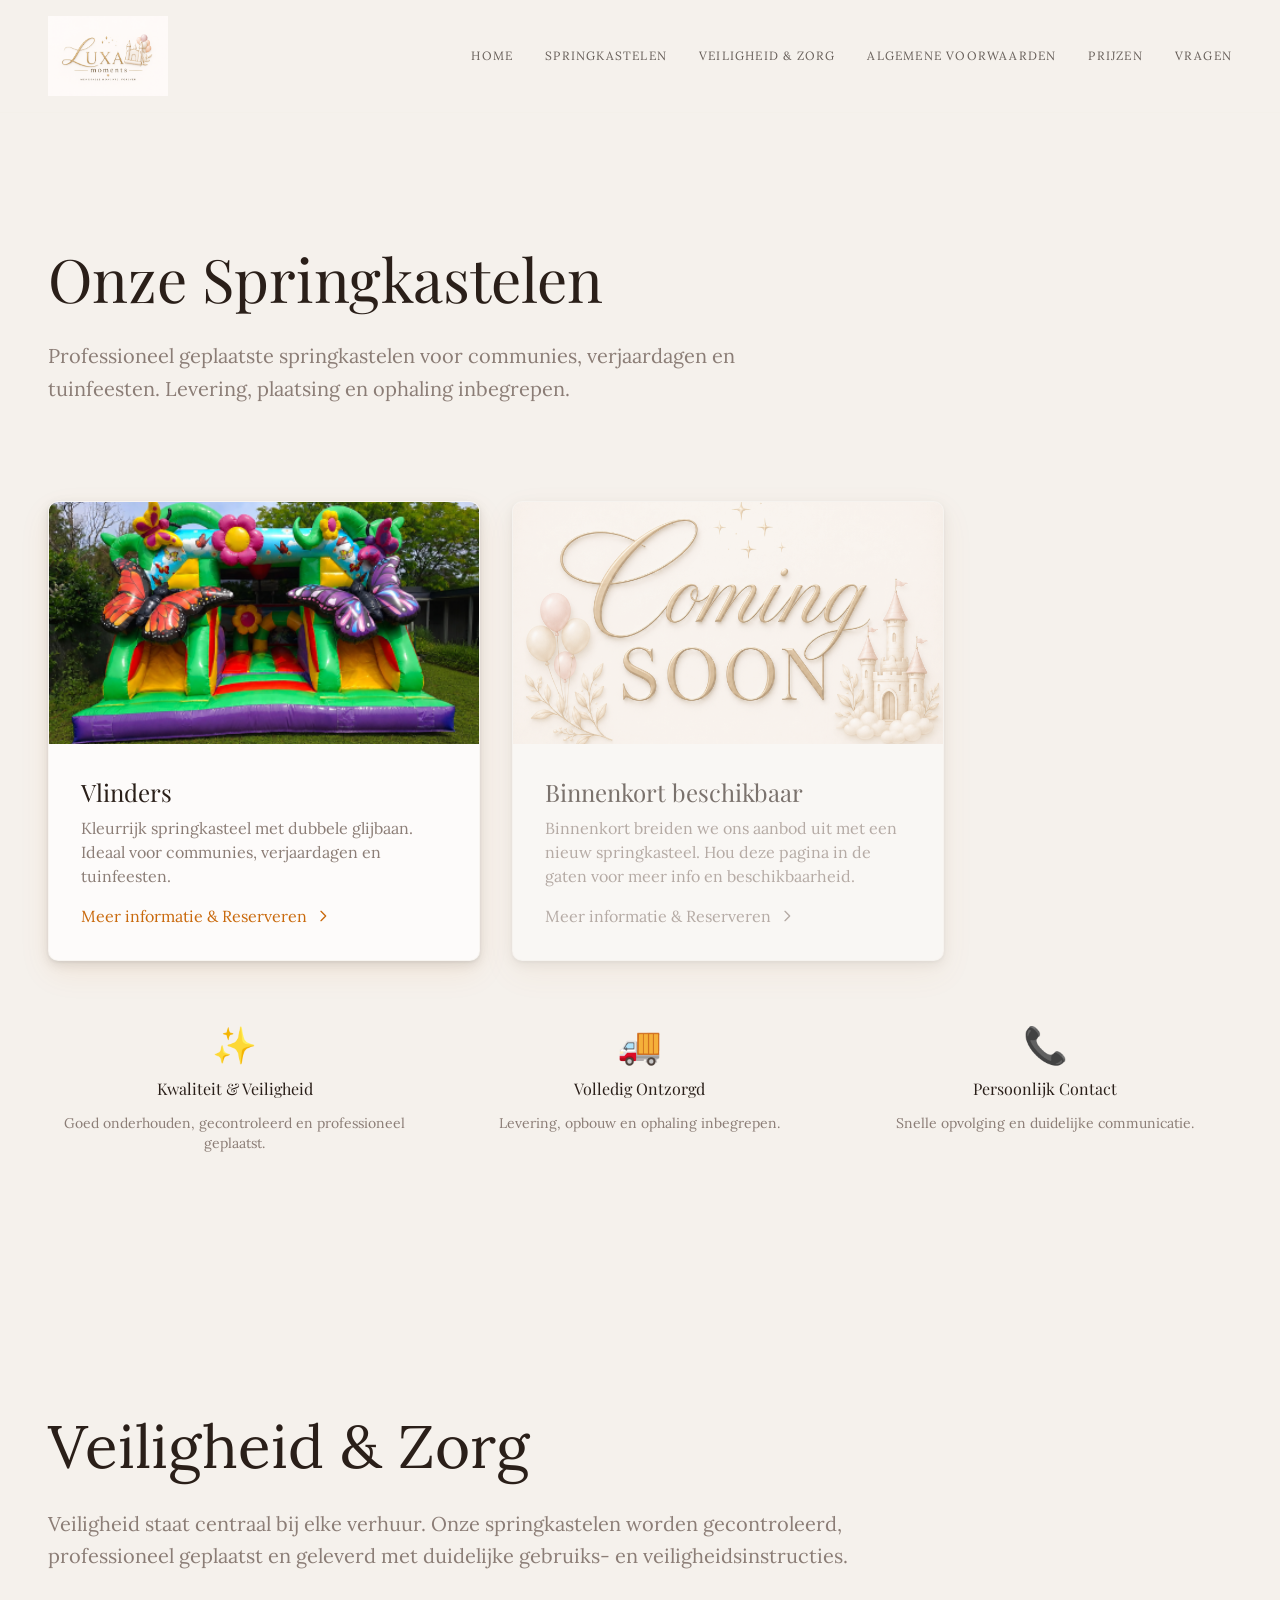
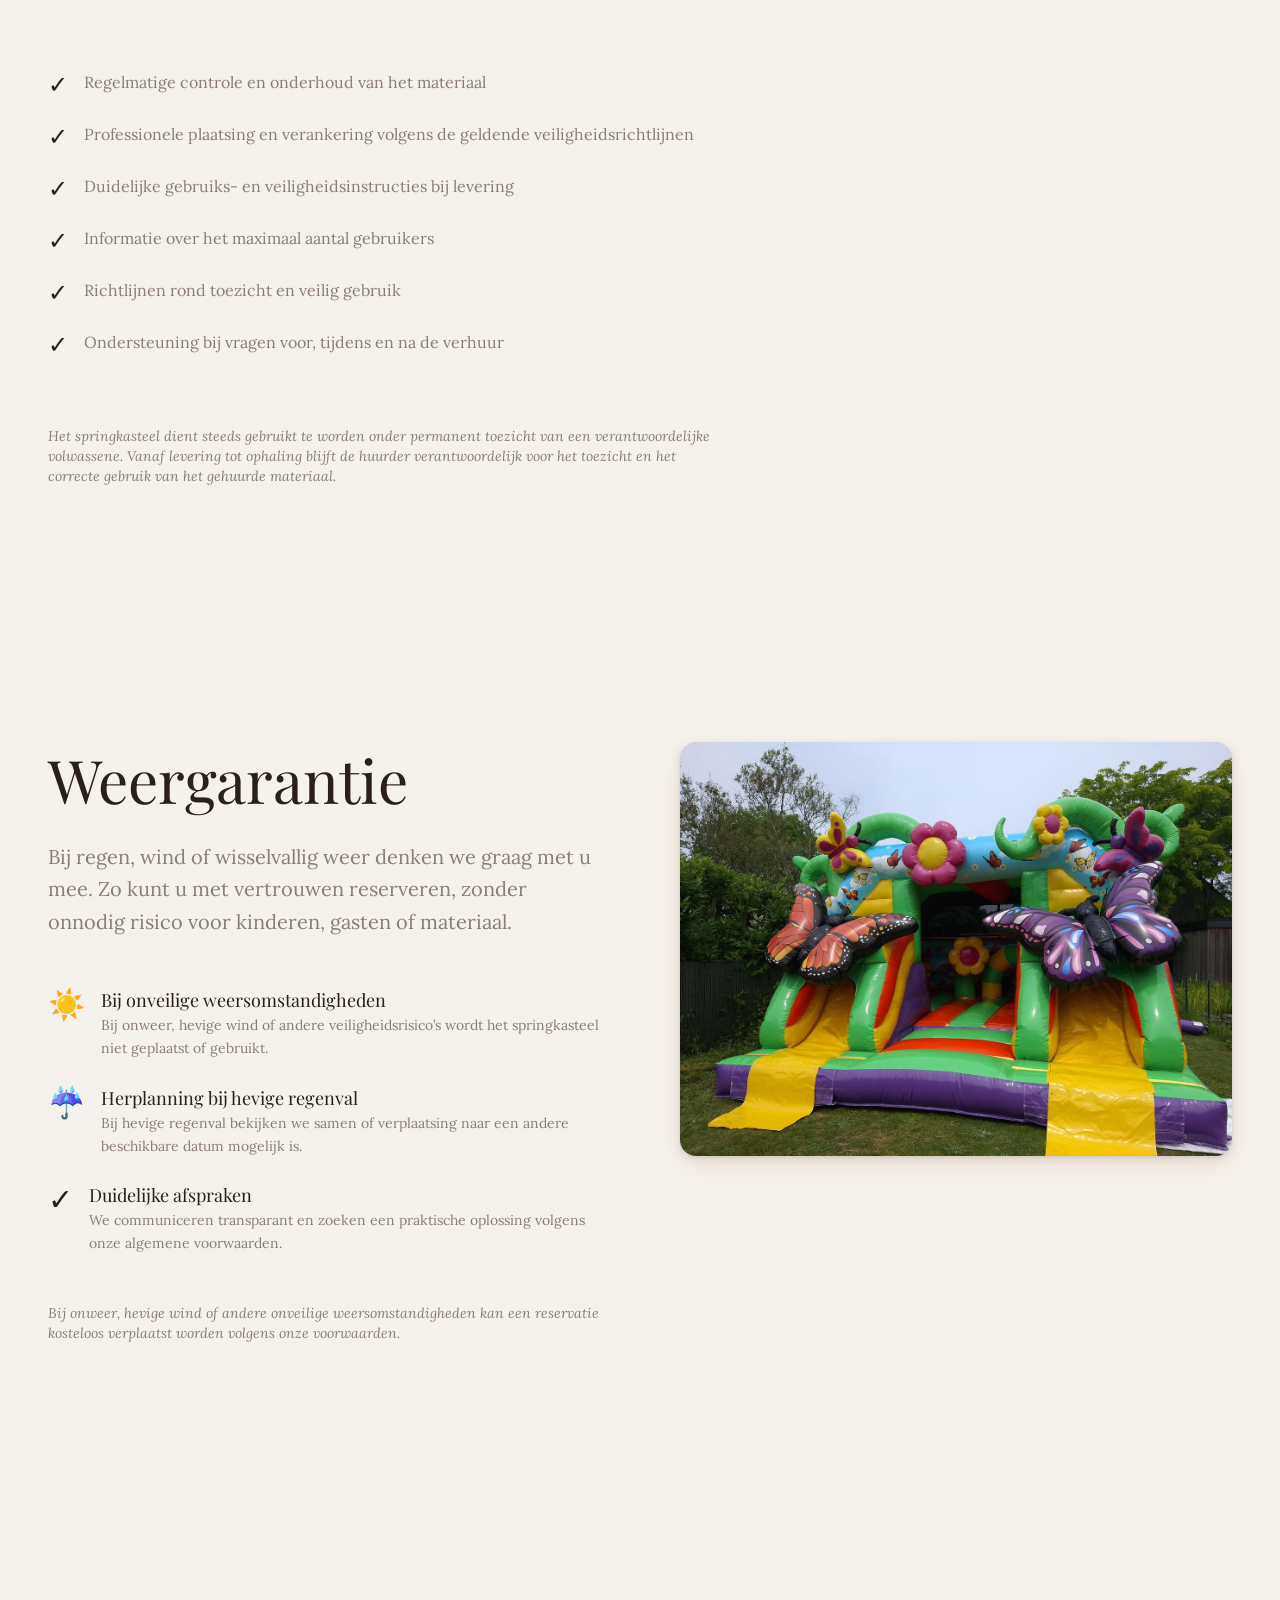
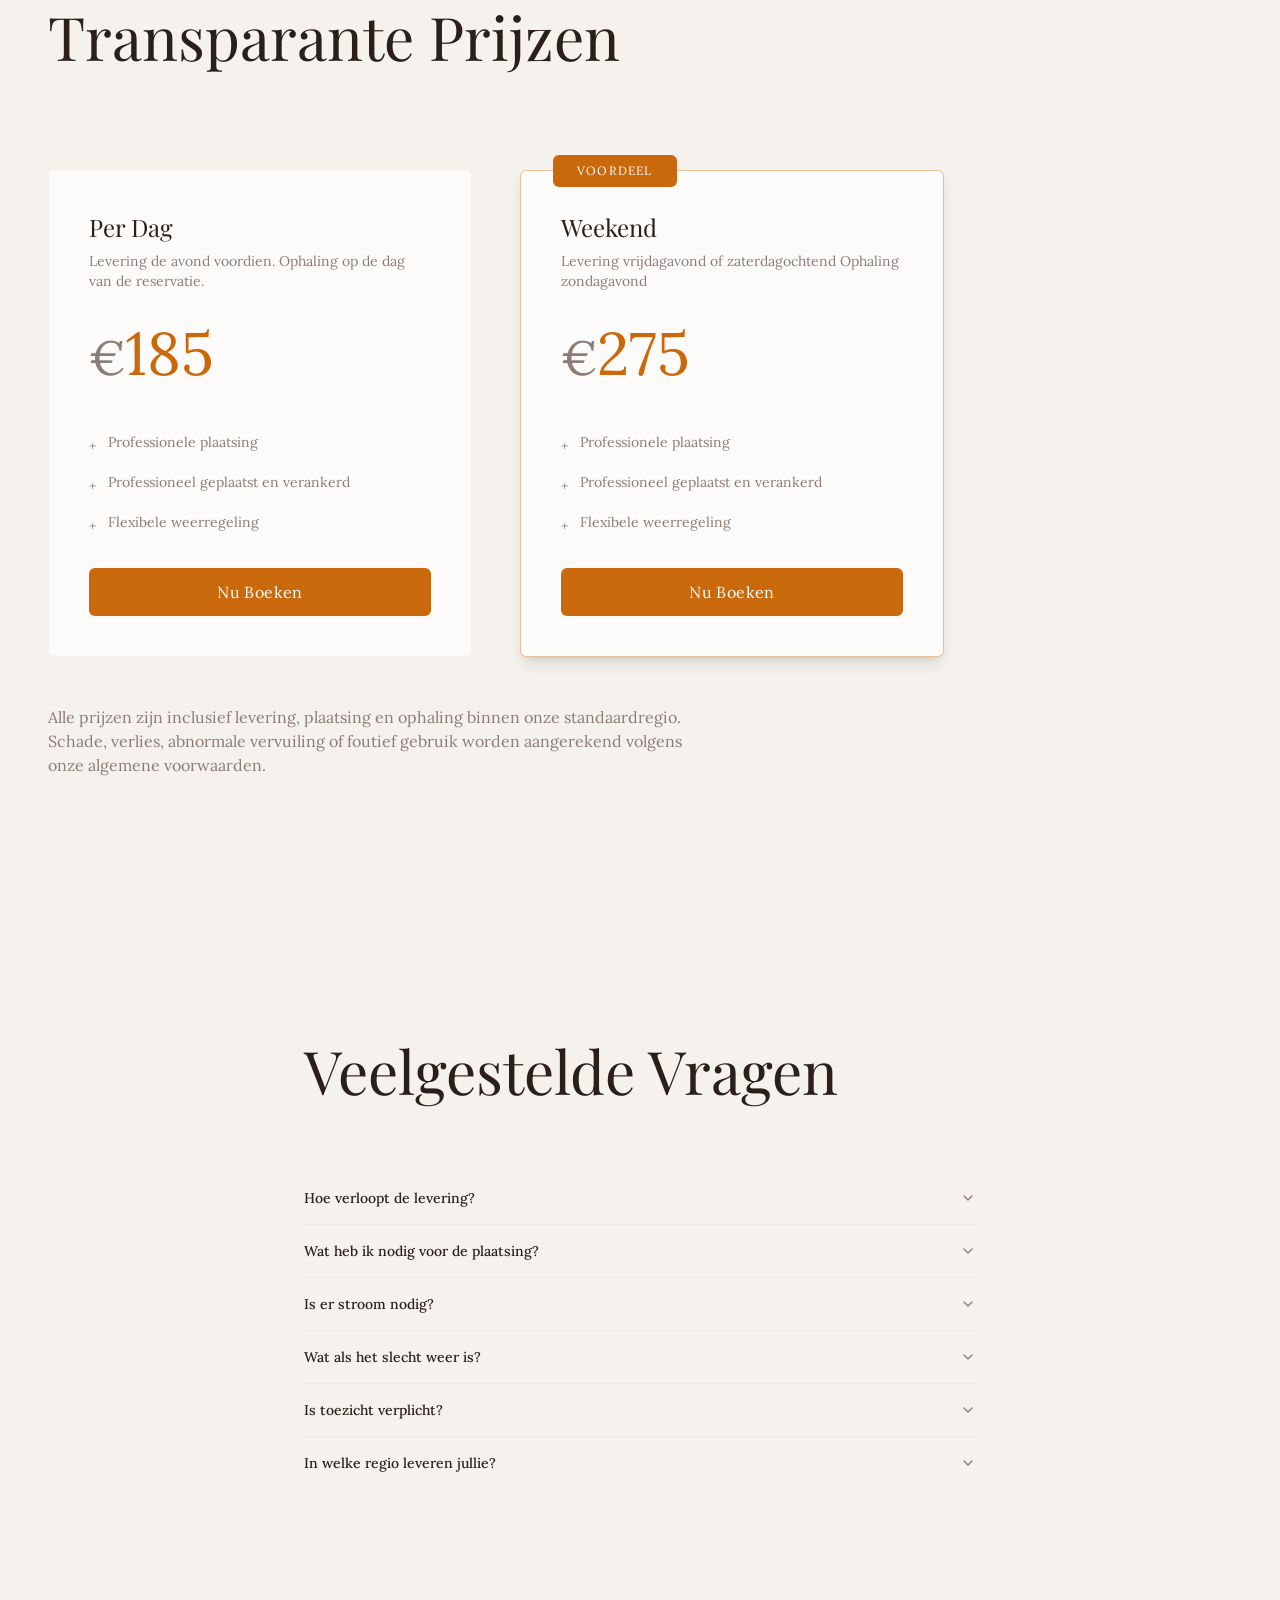
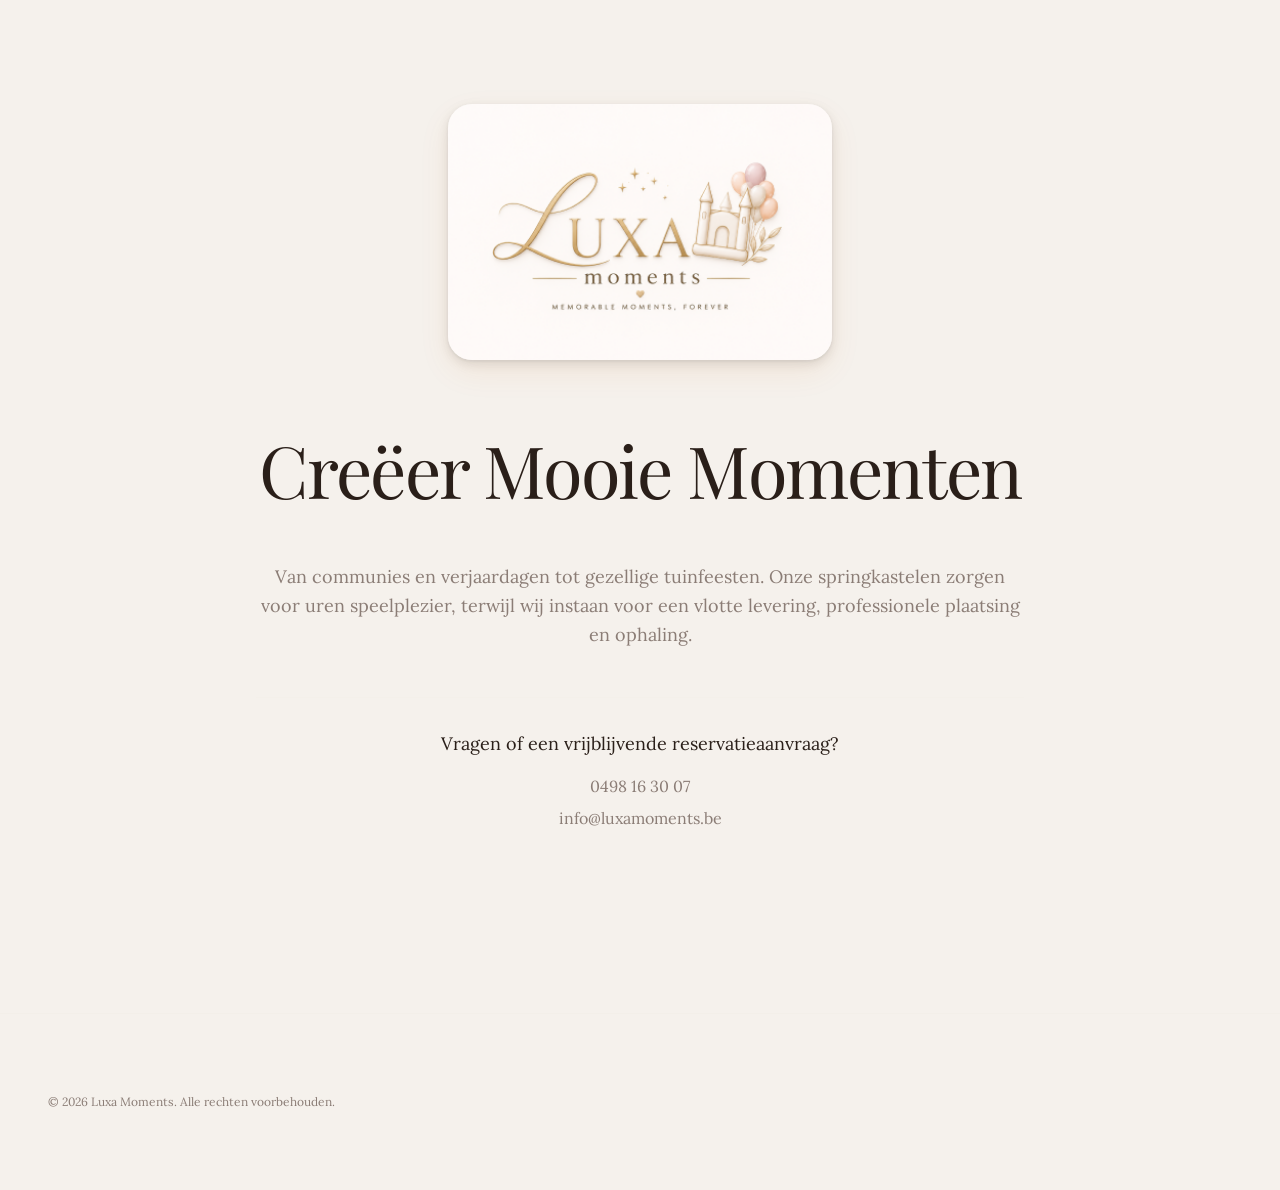
<file: index.html>
<!DOCTYPE html>
<html lang="en"> <head><meta charset="utf-8"/><meta content="width=device-width" name="viewport"/><meta content="Astro v5.14.3" name="generator"/><title>Luxa Moments | Springkasteelverhuur Sint-Job</title><meta content="Premium springkastelen voor communies, verjaardagen en tuinfeesten. Levering, plaatsing en ophaling inbegrepen in Sint-Job, Brecht, Brasschaat en omgeving" name="description"/><link href="https://www.luxamoments.be/" rel="canonical"/><link href="assets/luxa-asset-0911e2b9-5da9-11f1-bbfd-0242ac110002-png-thumbnail_image.png" rel="shortcut icon"/><link href="assets/luxa-css-algemene-voorwaarden.P5QmdC7P.css" rel="stylesheet"/>
</head><body><p></p> <header class="sticky top-0 z-50 bg-background border-b border-border/30"> <nav class="max-w-7xl mx-auto px-6 sm:px-8 lg:px-12"> <div class="flex justify-between items-center py-4"> <a class="flex-shrink-0 hover:opacity-85 transition" href="index.html"> <img alt="Vlinders logo" class="h-20 w-auto" src="assets/luxa-asset-09d299f4-5da9-11f1-b760-0242ac110002-d8cf9e96-e2f9-4f1a-a914-3a374a99c22c.png"/> </a> <ul class="hidden md:flex gap-8 text-xs tracking-widest uppercase"> <li><a class="hover:text-primary transition text-foreground/70 hover:text-foreground font-light" href="index.html#hero">Home</a></li> <li><a class="hover:text-primary transition text-foreground/70 hover:text-foreground font-light" href="index.html#onze-springkastelen">Springkastelen</a></li> <li><a class="hover:text-primary transition text-foreground/70 hover:text-foreground font-light" href="index.html#safety">Veiligheid &amp; Zorg</a></li> <li><a class="hover:text-primary transition text-foreground/70 hover:text-foreground font-light" href="algemene-voorwaarden/index.html">Algemene Voorwaarden</a></li> <li><a class="hover:text-primary transition text-foreground/70 hover:text-foreground font-light" href="index.html#pricing">Prijzen</a></li> <li><a class="hover:text-primary transition text-foreground/70 hover:text-foreground font-light" href="index.html#faq">Vragen</a></li> </ul> <button aria-label="Toggle menu" class="md:hidden p-2 hover:bg-secondary rounded transition" id="mobile-menu-btn"> <svg class="w-6 h-6" fill="none" stroke="currentColor" viewbox="0 0 24 24"> <path d="M4 6h16M4 12h16M4 18h16" stroke-linecap="round" stroke-linejoin="round" stroke-width="2"></path> </svg> </button> </div> <div class="hidden md:hidden mt-4 space-y-2 pb-4" id="mobile-menu"> <a class="block px-3 py-2 hover:bg-secondary rounded transition" href="index.html#hero">Home</a> <a class="block px-3 py-2 hover:bg-secondary rounded transition" href="index.html#onze-springkastelen">Springkastelen</a> <a class="block px-3 py-2 hover:bg-secondary rounded transition" href="index.html#safety">Veiligheid &amp; Zorg</a> <a class="block px-3 py-2 hover:bg-secondary rounded transition" href="algemene-voorwaarden/index.html">Algemene Voorwaarden</a> <a class="block px-3 py-2 hover:bg-secondary rounded transition" href="index.html#pricing">Prijzen</a> <a class="block px-3 py-2 hover:bg-secondary rounded transition" href="index.html#faq">Vragen</a> </div> </nav> </header> <script type="module">const n=document.getElementById("mobile-menu-btn"),e=document.getElementById("mobile-menu");n&&n.addEventListener("click",()=>{e?.classList.toggle("hidden")});const i=e?.querySelectorAll("a");i?.forEach(t=>{t.addEventListener("click",()=>{e?.classList.add("hidden")})});</script> <!-- Availability & Booking Section --> <section class="py-24 md:py-32 bg-background" id="onze-springkastelen"> <div class="max-w-7xl mx-auto px-6 sm:px-8 lg:px-12"> <div class="max-w-3xl mb-16 md:mb-24"> <h2 class="text-5xl md:text-6xl font-light text-foreground leading-tight mb-6">
Onze Springkastelen
</h2> <p class="text-xl text-muted-foreground font-light leading-relaxed">
Professioneel geplaatste springkastelen voor communies, verjaardagen en tuinfeesten. Levering, plaatsing en ophaling inbegrepen.
</p> </div> <div class="grid md:grid-cols-2 gap-8 max-w-4xl"> <!-- Vlinders Product Card --> <a class="bg-card border border-border/40 rounded-lg overflow-hidden hover:shadow-lg transition fade-in-soft group" href="product/vlinders/index.html"> <div class="aspect-video bg-gold-light overflow-hidden"> <img alt="Vlinders springkasteel" class="w-full h-full object-cover group-hover:scale-105 transition duration-300" src="assets/luxa-asset-7c252944-5dbd-11f1-8f0b-0242ac110002-png-regular_image.png"/> </div> <div class="p-6 md:p-8"> <h3 class="text-2xl font-light text-foreground mb-2 group-hover:text-primary transition">
Vlinders
</h3> <p class="text-muted-foreground font-light mb-4">
Kleurrijk springkasteel met dubbele glijbaan. Ideaal voor communies, verjaardagen en tuinfeesten.
</p> <div class="flex items-center gap-2 text-primary font-light"> <span>Meer informatie &amp; Reserveren</span> <svg class="w-4 h-4 group-hover:translate-x-1 transition" fill="none" stroke="currentColor" viewbox="0 0 24 24"> <path d="M9 5l7 7-7 7" stroke-linecap="round" stroke-linejoin="round" stroke-width="2"></path> </svg> </div> </div> </a> <!-- Loch Ness Product Card --> <div class="bg-card border border-border/40 rounded-lg overflow-hidden fade-in-soft group opacity-60 cursor-not-allowed"> <div class="aspect-video bg-gold-light overflow-hidden"> <img alt="Springkasteel klein monstertje van Loch Ness 'Lochi'" class="w-full h-full object-cover transition duration-300" src="assets/luxa-asset-551bb8f2-5e88-11f1-b58a-0242ac110002-png-regular_image.png"/> </div> <div class="p-6 md:p-8"> <h3 class="text-2xl font-light text-foreground mb-2 transition">
Binnenkort beschikbaar
</h3> <p class="text-muted-foreground font-light mb-4">
Binnenkort breiden we ons aanbod uit met een nieuw springkasteel. Hou deze pagina in de gaten voor meer info en beschikbaarheid.
</p> <div class="flex items-center gap-2 text-muted-foreground font-light"> <span>Meer informatie &amp; Reserveren</span> <svg class="w-4 h-4 transition" fill="none" stroke="currentColor" viewbox="0 0 24 24"> <path d="M9 5l7 7-7 7" stroke-linecap="round" stroke-linejoin="round" stroke-width="2"></path> </svg> </div> </div> </div> </div> <div class="grid md:grid-cols-3 gap-8 mt-16"> <div class="text-center space-y-3"> <div class="text-4xl">✨</div> <h3 class="font-light text-foreground">Kwaliteit &amp; Veiligheid</h3> <p class="text-sm text-muted-foreground">Goed onderhouden, gecontroleerd en professioneel geplaatst.</p> </div> <div class="text-center space-y-3"> <div class="text-4xl">🚚</div> <h3 class="font-light text-foreground">Volledig Ontzorgd</h3> <p class="text-sm text-muted-foreground">Levering, opbouw en ophaling inbegrepen.</p> </div> <div class="text-center space-y-3"> <div class="text-4xl">📞</div> <h3 class="font-light text-foreground">Persoonlijk Contact</h3> <p class="text-sm text-muted-foreground">Snelle opvolging en duidelijke communicatie.</p> </div> </div> </div> </section> <!-- Safety Section --> <section class="py-24 md:py-32 bg-background" id="safety"> <div class="max-w-7xl mx-auto px-6 sm:px-8 lg:px-12"> <div class="max-w-4xl"> <div class="mb-16 md:mb-24"> <div class="editable-field" data-astro-cid-3xpu2v6x="" data-field-name="safety_title"> <div class="text-5xl md:text-6xl font-light text-foreground leading-tight mb-6" data-astro-cid-3xpu2v6x="">Veiligheid &amp; Zorg</div> </div> <div class="editable-field" data-astro-cid-3xpu2v6x="" data-field-name="safety_intro"> <div class="text-xl text-muted-foreground font-light leading-relaxed" data-astro-cid-3xpu2v6x="">Veiligheid staat centraal bij elke verhuur. Onze springkastelen worden gecontroleerd, professioneel geplaatst en geleverd met duidelijke gebruiks- en veiligheidsinstructies.</div> </div> </div> <div class="space-y-8 max-w-2xl"> <div class="space-y-6"> <ul class="space-y-5"> <li class="flex gap-4 items-start"> <span class="text-gold font-light text-2xl">✓</span> <div class="editable-field" data-astro-cid-3xpu2v6x="" data-field-name="safety_item_1"> <div class="text-muted-foreground leading-relaxed" data-astro-cid-3xpu2v6x="">Regelmatige controle en onderhoud van het materiaal</div> </div> </li> <li class="flex gap-4 items-start"> <span class="text-gold font-light text-2xl">✓</span> <div class="editable-field" data-astro-cid-3xpu2v6x="" data-field-name="safety_item_2"> <div class="text-muted-foreground leading-relaxed" data-astro-cid-3xpu2v6x="">Professionele plaatsing en verankering volgens de geldende veiligheidsrichtlijnen</div> </div> </li> <li class="flex gap-4 items-start"> <span class="text-gold font-light text-2xl">✓</span> <div class="editable-field" data-astro-cid-3xpu2v6x="" data-field-name="safety_item_3"> <div class="text-muted-foreground leading-relaxed" data-astro-cid-3xpu2v6x="">Duidelijke gebruiks- en veiligheidsinstructies bij levering</div> </div> </li> <li class="flex gap-4 items-start"> <span class="text-gold font-light text-2xl">✓</span> <div class="editable-field" data-astro-cid-3xpu2v6x="" data-field-name="safety_item_4"> <div class="text-muted-foreground leading-relaxed" data-astro-cid-3xpu2v6x="">Informatie over het maximaal aantal gebruikers</div> </div> </li> <li class="flex gap-4 items-start"> <span class="text-gold font-light text-2xl">✓</span> <div class="editable-field" data-astro-cid-3xpu2v6x="" data-field-name="safety_item_5"> <div class="text-muted-foreground leading-relaxed" data-astro-cid-3xpu2v6x="">Richtlijnen rond toezicht en veilig gebruik</div> </div> </li> <li class="flex gap-4 items-start"> <span class="text-gold font-light text-2xl">✓</span> <div class="editable-field" data-astro-cid-3xpu2v6x="" data-field-name="safety_item_6"> <div class="text-muted-foreground leading-relaxed" data-astro-cid-3xpu2v6x="">Ondersteuning bij vragen voor, tijdens en na de verhuur</div> </div> </li> </ul> </div> <div class="border-t border-border/30 pt-8"> <div class="editable-field" data-astro-cid-3xpu2v6x="" data-field-name="safety_note"> <div class="text-sm text-muted-foreground italic font-light" data-astro-cid-3xpu2v6x="">Het springkasteel dient steeds gebruikt te worden onder permanent toezicht van een verantwoordelijke volwassene. Vanaf levering tot ophaling blijft de huurder verantwoordelijk voor het toezicht en het correcte gebruik van het gehuurde materiaal.</div> </div> </div> </div> </div> </div> </section> <!-- Weather Guarantee Section --> <section class="py-24 md:py-32 bg-background" id="weather-guarantee"> <div class="max-w-7xl mx-auto px-6 sm:px-8 lg:px-12"> <div class="grid md:grid-cols-2 gap-16 lg:gap-20 items-start"> <div class="space-y-12 order-2 md:order-1"> <div> <h2 class="text-5xl md:text-6xl font-light text-foreground leading-tight mb-6">
Weergarantie
</h2> <p class="text-xl text-muted-foreground font-light leading-relaxed">
Bij regen, wind of wisselvallig weer denken we graag met u mee. Zo kunt u met vertrouwen reserveren, zonder onnodig risico voor kinderen, gasten of materiaal.
</p> </div> <div class="space-y-6"> <div class="space-y-3"> <div class="flex gap-4 items-start"> <span class="text-3xl">☀️</span> <div> <h3 class="text-lg font-light text-foreground">Bij onveilige weersomstandigheden</h3> <p class="text-sm text-muted-foreground leading-relaxed">Bij onweer, hevige wind of andere veiligheidsrisico’s wordt het springkasteel niet geplaatst of gebruikt.</p> </div> </div> </div> <div class="space-y-3"> <div class="flex gap-4 items-start"> <span class="text-3xl">☔</span> <div> <h3 class="text-lg font-light text-foreground">Herplanning bij hevige regenval</h3> <p class="text-sm text-muted-foreground leading-relaxed">Bij hevige regenval bekijken we samen of verplaatsing naar een andere beschikbare datum mogelijk is.</p> </div> </div> </div> <div class="space-y-3"> <div class="flex gap-4 items-start"> <span class="text-3xl">✓</span> <div> <h3 class="text-lg font-light text-foreground">Duidelijke afspraken</h3> <p class="text-sm text-muted-foreground leading-relaxed">We communiceren transparant en zoeken een praktische oplossing volgens onze algemene voorwaarden.</p> </div> </div> </div> </div> <p class="text-sm text-muted-foreground italic font-light">
Bij onweer, hevige wind of andere onveilige weersomstandigheden kan een reservatie kosteloos verplaatst worden volgens onze voorwaarden.
</p> </div> <div class="order-1 md:order-2"> <img alt="Beautiful garden setting with premium inflatable" class="w-full h-auto rounded-2xl shadow-2xl object-cover fade-in-soft" src="assets/luxa-asset-d18867a2-5e84-11f1-adc6-0242ac110002-jpg-regular_image.jpeg"/> </div> </div> </div> </section> <!-- Pricing Section --> <section class="py-24 md:py-32 bg-background" id="pricing"> <div class="max-w-7xl mx-auto px-6 sm:px-8 lg:px-12"> <div class="max-w-3xl mb-16 md:mb-24"> <h2 class="text-5xl md:text-6xl font-light text-foreground leading-tight">
Transparante Prijzen
</h2> </div> <div class="grid md:grid-cols-2 gap-8 lg:gap-12 max-w-4xl mb-12"> <!-- Per Dag Card --> <div class="bg-card border border-border/50 rounded-sm p-10 space-y-8 hover:shadow-lg transition"> <div> <h3 class="text-2xl font-light text-foreground mb-2">Per Dag</h3> <p class="text-muted-foreground text-sm">Levering de avond voordien. Ophaling op de dag van de reservatie.
</p> </div> <div class="space-y-4"> <div class="text-5xl font-light"> <span class="text-muted-foreground">€</span><span class="gold-accent text-6xl">185</span> </div> <div class="w-16 h-px bg-gold/20"></div> </div> <ul class="space-y-4 text-sm text-muted-foreground"> <li class="flex gap-3"> <span class="text-gold mt-1">+</span> <span>Professionele plaatsing</span> </li> <li class="flex gap-3"> <span class="text-gold mt-1">+</span> <span>Professioneel geplaatst en verankerd</span> </li> <li class="flex gap-3"> <span class="text-gold mt-1">+</span> <span>Flexibele weerregeling</span> </li> </ul> <a class="w-full bg-primary hover:bg-primary/90 text-primary-foreground py-3 rounded-sm font-light tracking-wide transition block text-center" href="https://luxa-events.booqableshop.com/">
Nu Boeken
</a> </div> <!-- Weekend Card --> <div class="bg-card border border-primary/40 rounded-sm p-10 space-y-8 shadow-lg relative"> <div class="absolute -top-4 left-8 bg-primary text-primary-foreground px-6 py-2 rounded-sm text-xs font-light tracking-widest uppercase">
Voordeel
</div> <div> <h3 class="text-2xl font-light text-foreground mb-2">Weekend</h3> <p class="text-muted-foreground text-sm">Levering vrijdagavond of zaterdagochtend

Ophaling zondagavond </p> </div> <div class="space-y-4"> <div class="text-5xl font-light"> <span class="text-muted-foreground">€</span><span class="gold-accent text-6xl">275</span> </div> <div class="w-16 h-px bg-gold/20"></div> </div> <ul class="space-y-4 text-sm text-muted-foreground"> <li class="flex gap-3"> <span class="text-gold mt-1">+</span> <span>Professionele plaatsing</span> </li> <li class="flex gap-3"> <span class="text-gold mt-1">+</span> <span>Professioneel geplaatst en verankerd</span> </li> <li class="flex gap-3"> <span class="text-gold mt-1">+</span> <span>Flexibele weerregeling</span> </li> </ul> <a class="w-full bg-primary hover:bg-primary/90 text-primary-foreground py-3 rounded-sm font-light tracking-wide transition block text-center" href="https://luxa-events.booqableshop.com/">
Nu Boeken
</a> </div> </div> <p class="text-muted-foreground max-w-2xl text-base">
Alle prijzen zijn inclusief levering, plaatsing en ophaling binnen onze standaardregio. Schade, verlies, abnormale vervuiling of foutief gebruik worden aangerekend volgens onze algemene voorwaarden.
</p> </div> </section> <!-- FAQ Section --> <section class="py-24 md:py-32 bg-background" id="faq"> <div class="max-w-3xl mx-auto px-6 sm:px-8 lg:px-12"> <h2 class="text-5xl md:text-6xl font-light text-foreground leading-tight mb-16">
Veelgestelde Vragen
</h2> <div data-orientation="vertical" data-slot="accordion"><div class="border-b last:border-b-0" data-orientation="vertical" data-slot="accordion-item" data-state="closed"><h3 class="flex" data-orientation="vertical" data-state="closed"><button aria-controls="radix-_r1R_9_" aria-expanded="false" class="focus-visible:border-ring focus-visible:ring-ring/50 flex flex-1 items-start justify-between gap-4 rounded-md py-4 text-left text-sm font-medium transition-all outline-none hover:underline focus-visible:ring-[3px] disabled:pointer-events-none disabled:opacity-50 [&amp;[data-state=open]&gt;svg]:rotate-180" data-orientation="vertical" data-radix-collection-item="" data-slot="accordion-trigger" data-state="closed" id="radix-_r1R_1_" type="button"><div class="editable-field" data-field-name="faq_q1">Hoe verloopt de levering?</div><svg aria-hidden="true" class="lucide lucide-chevron-down text-muted-foreground pointer-events-none size-4 shrink-0 translate-y-0.5 transition-transform duration-200" fill="none" height="24" stroke="currentColor" stroke-linecap="round" stroke-linejoin="round" stroke-width="2" viewbox="0 0 24 24" width="24" xmlns="http://www.w3.org/2000/svg"><path d="m6 9 6 6 6-6"></path></svg></button></h3><div aria-labelledby="radix-_r1R_1_" class="data-[state=closed]:animate-accordion-up data-[state=open]:animate-accordion-down overflow-hidden text-sm" data-orientation="vertical" data-slot="accordion-content" data-state="closed" hidden="" id="radix-_r1R_9_" role="region" style="--radix-accordion-content-height:var(--radix-collapsible-content-height);--radix-accordion-content-width:var(--radix-collapsible-content-width)"><div class="pb-4 pr-8 text-muted-foreground font-light leading-relaxed">Wij leveren, plaatsen en verankeren het springkasteel op de afgesproken locatie. Na afloop komen we het springkasteel opnieuw ophalen. Levering, plaatsing en ophaling zijn inbegrepen binnen onze standaardregio.</div></div></div><div class="border-b last:border-b-0" data-orientation="vertical" data-slot="accordion-item" data-state="closed"><h3 class="flex" data-orientation="vertical" data-state="closed"><button aria-controls="radix-_r1R_a_" aria-expanded="false" class="focus-visible:border-ring focus-visible:ring-ring/50 flex flex-1 items-start justify-between gap-4 rounded-md py-4 text-left text-sm font-medium transition-all outline-none hover:underline focus-visible:ring-[3px] disabled:pointer-events-none disabled:opacity-50 [&amp;[data-state=open]&gt;svg]:rotate-180" data-orientation="vertical" data-radix-collection-item="" data-slot="accordion-trigger" data-state="closed" id="radix-_r1R_2_" type="button"><div class="editable-field" data-field-name="faq_q2">Wat heb ik nodig voor de plaatsing?</div><svg aria-hidden="true" class="lucide lucide-chevron-down text-muted-foreground pointer-events-none size-4 shrink-0 translate-y-0.5 transition-transform duration-200" fill="none" height="24" stroke="currentColor" stroke-linecap="round" stroke-linejoin="round" stroke-width="2" viewbox="0 0 24 24" width="24" xmlns="http://www.w3.org/2000/svg"><path d="m6 9 6 6 6-6"></path></svg></button></h3><div aria-labelledby="radix-_r1R_2_" class="data-[state=closed]:animate-accordion-up data-[state=open]:animate-accordion-down overflow-hidden text-sm" data-orientation="vertical" data-slot="accordion-content" data-state="closed" hidden="" id="radix-_r1R_a_" role="region" style="--radix-accordion-content-height:var(--radix-collapsible-content-height);--radix-accordion-content-width:var(--radix-collapsible-content-width)"><div class="pb-4 pr-8 text-muted-foreground font-light leading-relaxed">Voor de plaatsing is een vlakke en veilige ondergrond nodig, met voldoende vrije ruimte rond het springkasteel. Zorg ervoor dat de doorgang naar de plaatsingsplek vrij is.</div></div></div><div class="border-b last:border-b-0" data-orientation="vertical" data-slot="accordion-item" data-state="closed"><h3 class="flex" data-orientation="vertical" data-state="closed"><button aria-controls="radix-_r1R_b_" aria-expanded="false" class="focus-visible:border-ring focus-visible:ring-ring/50 flex flex-1 items-start justify-between gap-4 rounded-md py-4 text-left text-sm font-medium transition-all outline-none hover:underline focus-visible:ring-[3px] disabled:pointer-events-none disabled:opacity-50 [&amp;[data-state=open]&gt;svg]:rotate-180" data-orientation="vertical" data-radix-collection-item="" data-slot="accordion-trigger" data-state="closed" id="radix-_r1R_3_" type="button"><div class="editable-field" data-field-name="faq_q3">Is er stroom nodig?</div><svg aria-hidden="true" class="lucide lucide-chevron-down text-muted-foreground pointer-events-none size-4 shrink-0 translate-y-0.5 transition-transform duration-200" fill="none" height="24" stroke="currentColor" stroke-linecap="round" stroke-linejoin="round" stroke-width="2" viewbox="0 0 24 24" width="24" xmlns="http://www.w3.org/2000/svg"><path d="m6 9 6 6 6-6"></path></svg></button></h3><div aria-labelledby="radix-_r1R_3_" class="data-[state=closed]:animate-accordion-up data-[state=open]:animate-accordion-down overflow-hidden text-sm" data-orientation="vertical" data-slot="accordion-content" data-state="closed" hidden="" id="radix-_r1R_b_" role="region" style="--radix-accordion-content-height:var(--radix-collapsible-content-height);--radix-accordion-content-width:var(--radix-collapsible-content-width)"><div class="pb-4 pr-8 text-muted-foreground font-light leading-relaxed">Ja, voor de blower is een normaal stopcontact nodig binnen bereik van de plaatsingsplek. Indien nodig spreken we vooraf af of een verlengkabel vereist is.</div></div></div><div class="border-b last:border-b-0" data-orientation="vertical" data-slot="accordion-item" data-state="closed"><h3 class="flex" data-orientation="vertical" data-state="closed"><button aria-controls="radix-_r1R_c_" aria-expanded="false" class="focus-visible:border-ring focus-visible:ring-ring/50 flex flex-1 items-start justify-between gap-4 rounded-md py-4 text-left text-sm font-medium transition-all outline-none hover:underline focus-visible:ring-[3px] disabled:pointer-events-none disabled:opacity-50 [&amp;[data-state=open]&gt;svg]:rotate-180" data-orientation="vertical" data-radix-collection-item="" data-slot="accordion-trigger" data-state="closed" id="radix-_r1R_4_" type="button"><div class="editable-field" data-field-name="faq_q4">Wat als het slecht weer is?</div><svg aria-hidden="true" class="lucide lucide-chevron-down text-muted-foreground pointer-events-none size-4 shrink-0 translate-y-0.5 transition-transform duration-200" fill="none" height="24" stroke="currentColor" stroke-linecap="round" stroke-linejoin="round" stroke-width="2" viewbox="0 0 24 24" width="24" xmlns="http://www.w3.org/2000/svg"><path d="m6 9 6 6 6-6"></path></svg></button></h3><div aria-labelledby="radix-_r1R_4_" class="data-[state=closed]:animate-accordion-up data-[state=open]:animate-accordion-down overflow-hidden text-sm" data-orientation="vertical" data-slot="accordion-content" data-state="closed" hidden="" id="radix-_r1R_c_" role="region" style="--radix-accordion-content-height:var(--radix-collapsible-content-height);--radix-accordion-content-width:var(--radix-collapsible-content-width)"><div class="pb-4 pr-8 text-muted-foreground font-light leading-relaxed">Bij slecht weer bekijken we samen de veiligste oplossing. Veiligheid staat altijd voorop: bij hevige wind, storm of onveilige omstandigheden kan plaatsing worden uitgesteld of geannuleerd volgens de voorwaarden.</div></div></div><div class="border-b last:border-b-0" data-orientation="vertical" data-slot="accordion-item" data-state="closed"><h3 class="flex" data-orientation="vertical" data-state="closed"><button aria-controls="radix-_r1R_d_" aria-expanded="false" class="focus-visible:border-ring focus-visible:ring-ring/50 flex flex-1 items-start justify-between gap-4 rounded-md py-4 text-left text-sm font-medium transition-all outline-none hover:underline focus-visible:ring-[3px] disabled:pointer-events-none disabled:opacity-50 [&amp;[data-state=open]&gt;svg]:rotate-180" data-orientation="vertical" data-radix-collection-item="" data-slot="accordion-trigger" data-state="closed" id="radix-_r1R_5_" type="button"><div class="editable-field" data-field-name="faq_q5">Is toezicht verplicht?</div><svg aria-hidden="true" class="lucide lucide-chevron-down text-muted-foreground pointer-events-none size-4 shrink-0 translate-y-0.5 transition-transform duration-200" fill="none" height="24" stroke="currentColor" stroke-linecap="round" stroke-linejoin="round" stroke-width="2" viewbox="0 0 24 24" width="24" xmlns="http://www.w3.org/2000/svg"><path d="m6 9 6 6 6-6"></path></svg></button></h3><div aria-labelledby="radix-_r1R_5_" class="data-[state=closed]:animate-accordion-up data-[state=open]:animate-accordion-down overflow-hidden text-sm" data-orientation="vertical" data-slot="accordion-content" data-state="closed" hidden="" id="radix-_r1R_d_" role="region" style="--radix-accordion-content-height:var(--radix-collapsible-content-height);--radix-accordion-content-width:var(--radix-collapsible-content-width)"><div class="pb-4 pr-8 text-muted-foreground font-light leading-relaxed">Ja, toezicht door een volwassene is verplicht tijdens het gebruik. De huurder blijft verantwoordelijk voor correct en veilig gebruik van het springkasteel.</div></div></div><div class="border-b last:border-b-0" data-orientation="vertical" data-slot="accordion-item" data-state="closed"><h3 class="flex" data-orientation="vertical" data-state="closed"><button aria-controls="radix-_r1R_e_" aria-expanded="false" class="focus-visible:border-ring focus-visible:ring-ring/50 flex flex-1 items-start justify-between gap-4 rounded-md py-4 text-left text-sm font-medium transition-all outline-none hover:underline focus-visible:ring-[3px] disabled:pointer-events-none disabled:opacity-50 [&amp;[data-state=open]&gt;svg]:rotate-180" data-orientation="vertical" data-radix-collection-item="" data-slot="accordion-trigger" data-state="closed" id="radix-_r1R_6_" type="button"><div class="editable-field" data-field-name="faq_q6">In welke regio leveren jullie?</div><svg aria-hidden="true" class="lucide lucide-chevron-down text-muted-foreground pointer-events-none size-4 shrink-0 translate-y-0.5 transition-transform duration-200" fill="none" height="24" stroke="currentColor" stroke-linecap="round" stroke-linejoin="round" stroke-width="2" viewbox="0 0 24 24" width="24" xmlns="http://www.w3.org/2000/svg"><path d="m6 9 6 6 6-6"></path></svg></button></h3><div aria-labelledby="radix-_r1R_6_" class="data-[state=closed]:animate-accordion-up data-[state=open]:animate-accordion-down overflow-hidden text-sm" data-orientation="vertical" data-slot="accordion-content" data-state="closed" hidden="" id="radix-_r1R_e_" role="region" style="--radix-accordion-content-height:var(--radix-collapsible-content-height);--radix-accordion-content-width:var(--radix-collapsible-content-width)"><div class="pb-4 pr-8 text-muted-foreground font-light leading-relaxed">Wij leveren standaard in Sint-Job, Brecht, Brasschaat en omgeving. Voor andere locaties kan je ons contacteren; dan bekijken we samen de mogelijkheden.</div></div></div></div> </div> </section> <!-- Hero Section --> <section class="relative min-h-screen flex flex-col items-center justify-center overflow-hidden bg-background" id="hero"> <div class="absolute inset-0 -z-10"></div> <div class="max-w-5xl mx-auto w-full px-6 sm:px-8 lg:px-12 py-20"> <div class="flex flex-col items-center text-center space-y-16"> <!-- Logo Feature --> <div class="flex justify-center"> <img alt="Vlinders logo" class="h-48 w-auto md:h-64 rounded-3xl shadow-2xl fade-in-soft" src="assets/luxa-asset-09d299f4-5da9-11f1-b760-0242ac110002-d8cf9e96-e2f9-4f1a-a914-3a374a99c22c.png"/> </div> <!-- Main Content --> <div class="space-y-12 max-w-3xl"> <h1 class="text-5xl md:text-7xl font-light leading-tight text-foreground tracking-tight">
Creëer Mooie Momenten
</h1> <p class="text-muted-foreground font-light leading-relaxed text-lg">
Van communies en verjaardagen tot gezellige tuinfeesten. Onze springkastelen zorgen voor uren speelplezier, terwijl wij instaan voor een vlotte levering, professionele plaatsing en ophaling.
</p> <!-- Contact Block --> <div class="pt-8 border-t border-border/30 space-y-4"> <p class="text-lg font-light text-foreground">
Vragen of een vrijblijvende reservatieaanvraag?
</p> <div class="space-y-2"> <div class="text-muted-foreground font-light"> <a class="hover:text-primary transition" href="tel:+32498163007">
0498 16 30 07
</a> </div> <div class="text-muted-foreground font-light"> <a class="hover:text-primary transition" href="mailto:info@luxamoments.be">
info@luxamoments.be
</a> </div> </div> </div> </div> </div> </div> </section> <footer class="bg-background border-t border-border/40 mt-24"> <div class="max-w-7xl mx-auto px-6 sm:px-8 lg:px-12 py-16 lg:py-20"> <div class="hidden grid md:grid-cols-4 gap-12 lg:gap-16 mb-12"> <div> <img alt="Vlinders logo" class="h-16 w-auto mb-4" src="assets/luxa-asset-09d299f4-5da9-11f1-b760-0242ac110002-d8cf9e96-e2f9-4f1a-a914-3a374a99c22c.png"/> <p class="text-sm text-muted-foreground leading-relaxed">Premium ballonverhuur in België</p> </div> <div> <h4 class="text-sm uppercase tracking-widest mb-6 text-foreground">Snelkoppelingen</h4> <ul class="space-y-3 text-sm"> <li><a class="text-muted-foreground hover:text-primary transition" href="index.html#vlinders">Vlinders</a></li> <li><a class="text-muted-foreground hover:text-primary transition" href="index.html#pricing">Prijzen</a></li> <li><a class="text-muted-foreground hover:text-primary transition" href="index.html#availability">Beschikbaarheid</a></li> <li><a class="text-muted-foreground hover:text-primary transition" href="index.html#faq">Veelgestelde Vragen</a></li> </ul> </div> <div> <h4 class="text-sm uppercase tracking-widest mb-6 text-foreground">Beleid</h4> <ul class="space-y-3 text-sm"> <li><a class="text-muted-foreground hover:text-primary transition" href="index.html#weather-guarantee">Weergarantie</a></li> <li><a class="text-muted-foreground hover:text-primary transition" href="index.html#safety">Veiligheid</a></li> <li><a class="text-muted-foreground hover:text-primary transition" href="terms/index.html">Algemene Voorwaarden</a></li> </ul> </div> <div> <h4 class="text-sm uppercase tracking-widest mb-6 text-foreground">Betalingsmogelijkheden</h4> <div class="flex gap-3 mb-4"> <span class="inline-block bg-gold-light border border-gold px-4 py-2 rounded text-xs font-medium text-foreground">Bancontact</span> <span class="inline-block bg-gold-light border border-gold px-4 py-2 rounded text-xs font-medium text-foreground">Kaarten</span> </div> <p class="text-xs text-muted-foreground leading-relaxed">Veilige boekingen met live kalender</p> </div> </div> <div class="border-t-0 pt-0"> <div class="flex flex-col sm:flex-row justify-between items-center gap-6"> <p class="text-xs text-muted-foreground">© 2026 Luxa Moments. Alle rechten voorbehouden.</p> </div> </div> </div> </footer> <script data-name="Luxa FAQ accordion fallback">
(function () {
  function setOpen(item, open) {
    var trigger = item.querySelector('[data-slot="accordion-trigger"]');
    var content = item.querySelector('[data-slot="accordion-content"]');
    var icon = trigger ? trigger.querySelector('svg') : null;
    item.setAttribute('data-state', open ? 'open' : 'closed');
    if (trigger) {
      trigger.setAttribute('data-state', open ? 'open' : 'closed');
      trigger.setAttribute('aria-expanded', open ? 'true' : 'false');
    }
    if (content) {
      content.setAttribute('data-state', open ? 'open' : 'closed');
      if (open) {
        content.removeAttribute('hidden');
      } else {
        content.setAttribute('hidden', '');
      }
    }
    if (icon) {
      icon.style.transform = open ? 'rotate(180deg)' : '';
    }
  }

  document.querySelectorAll('[data-slot="accordion-item"]').forEach(function (item) {
    var trigger = item.querySelector('[data-slot="accordion-trigger"]');
    if (!trigger) return;
    trigger.addEventListener('click', function () {
      var isOpen = trigger.getAttribute('aria-expanded') === 'true';
      document.querySelectorAll('[data-slot="accordion-item"]').forEach(function (other) {
        setOpen(other, false);
      });
      setOpen(item, !isOpen);
    });
  });
})();
</script></body></html>
</file>
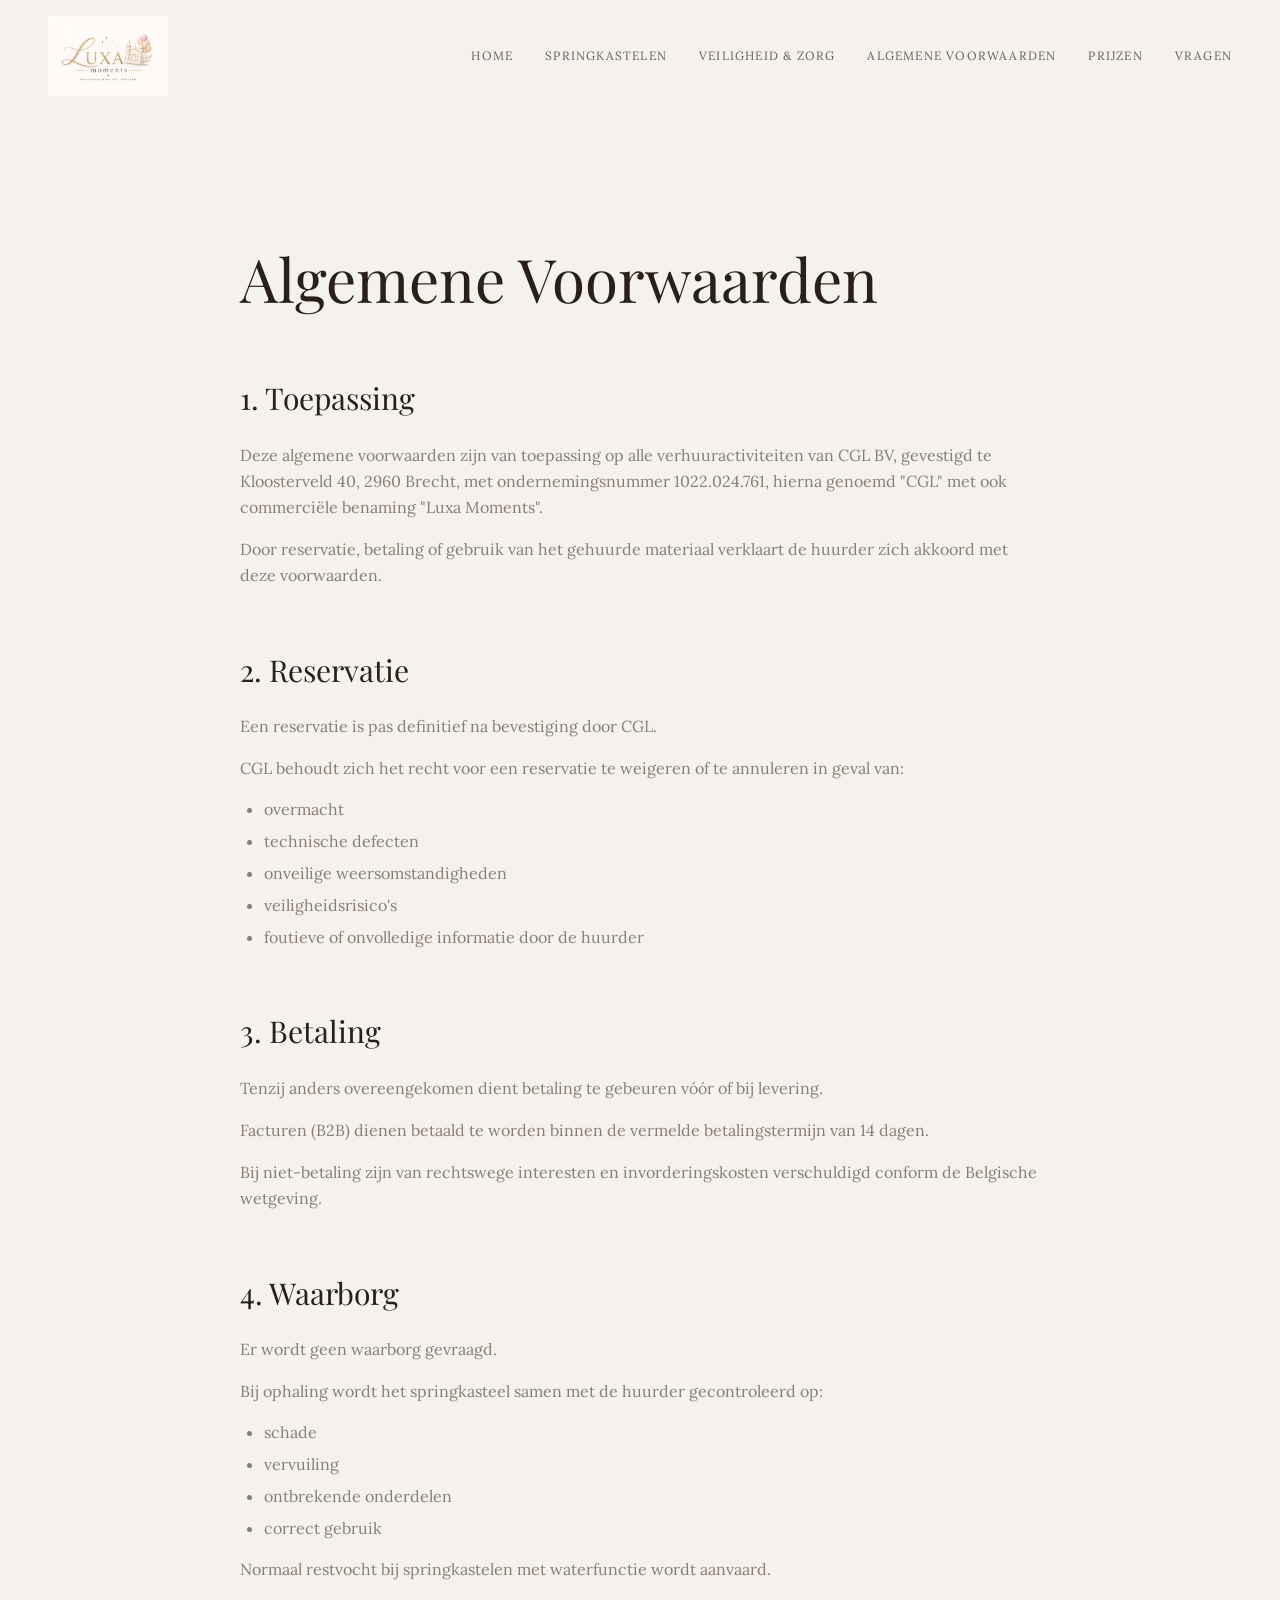
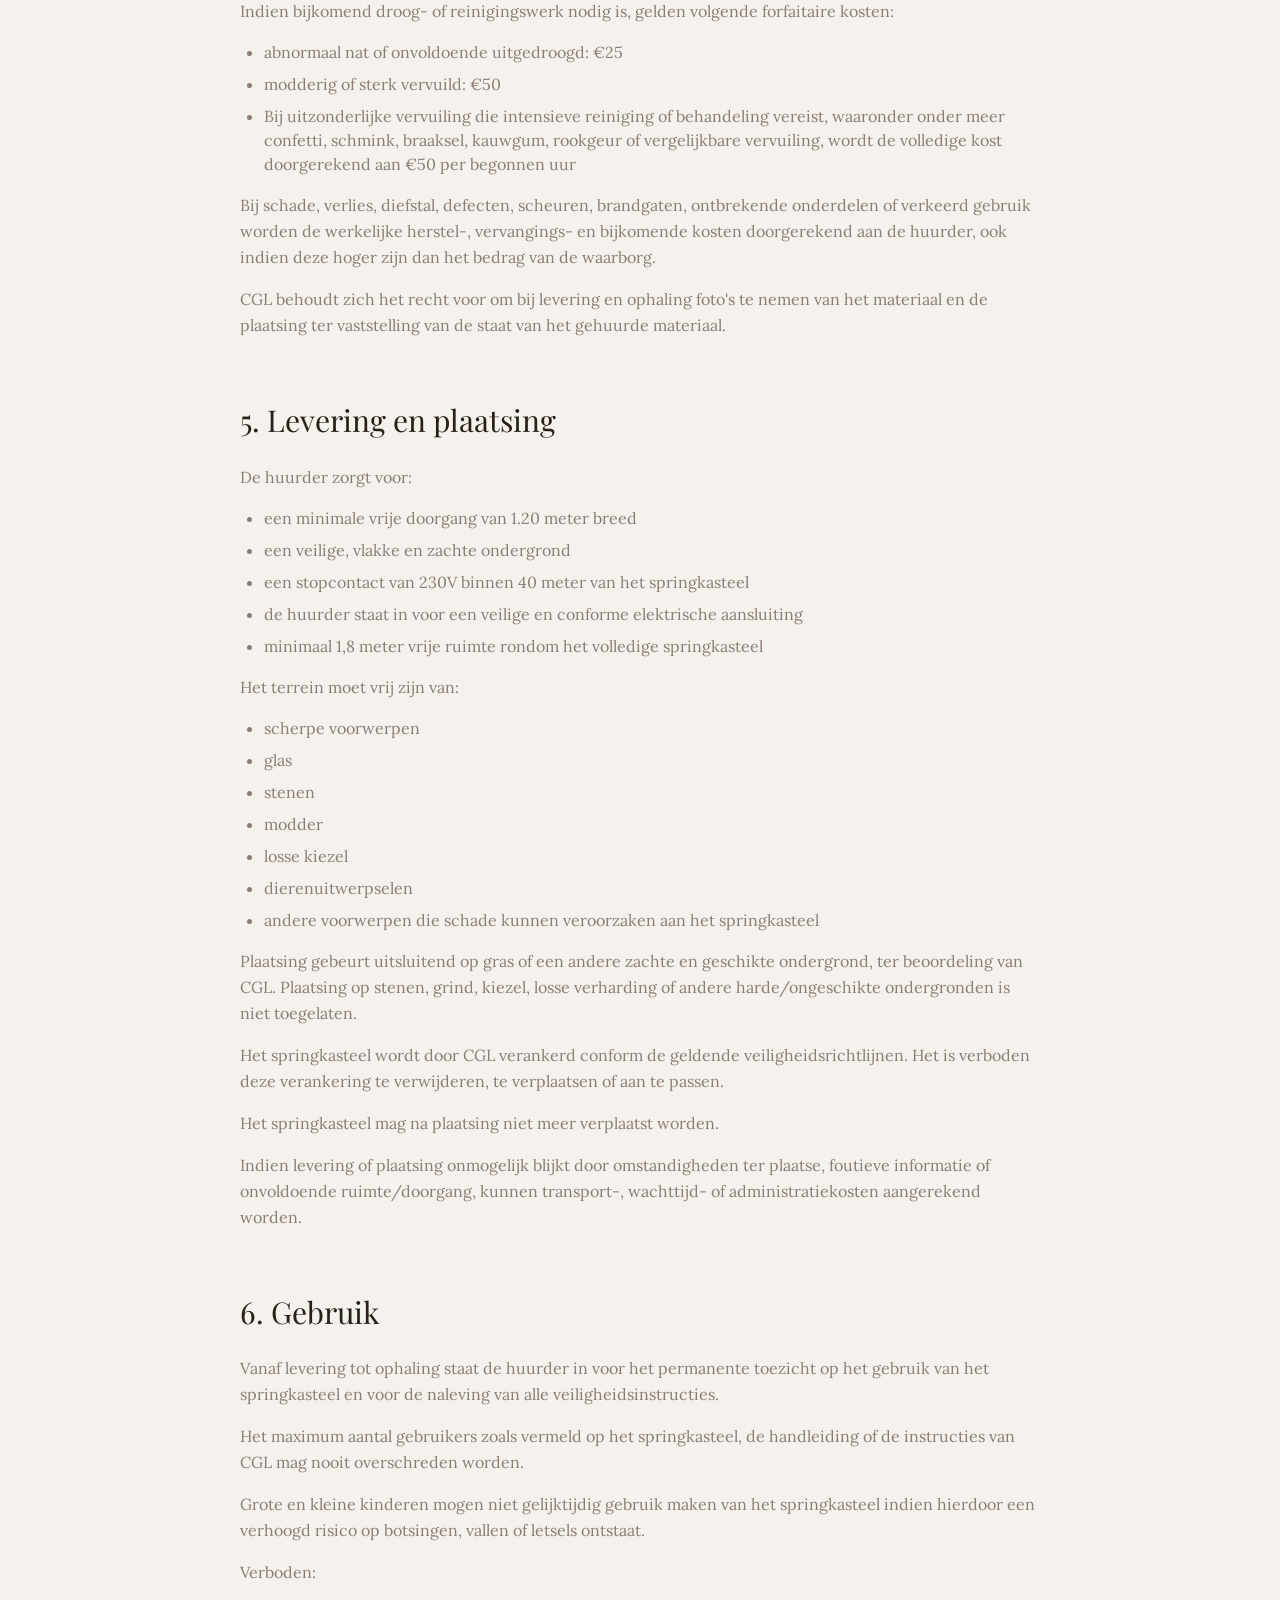
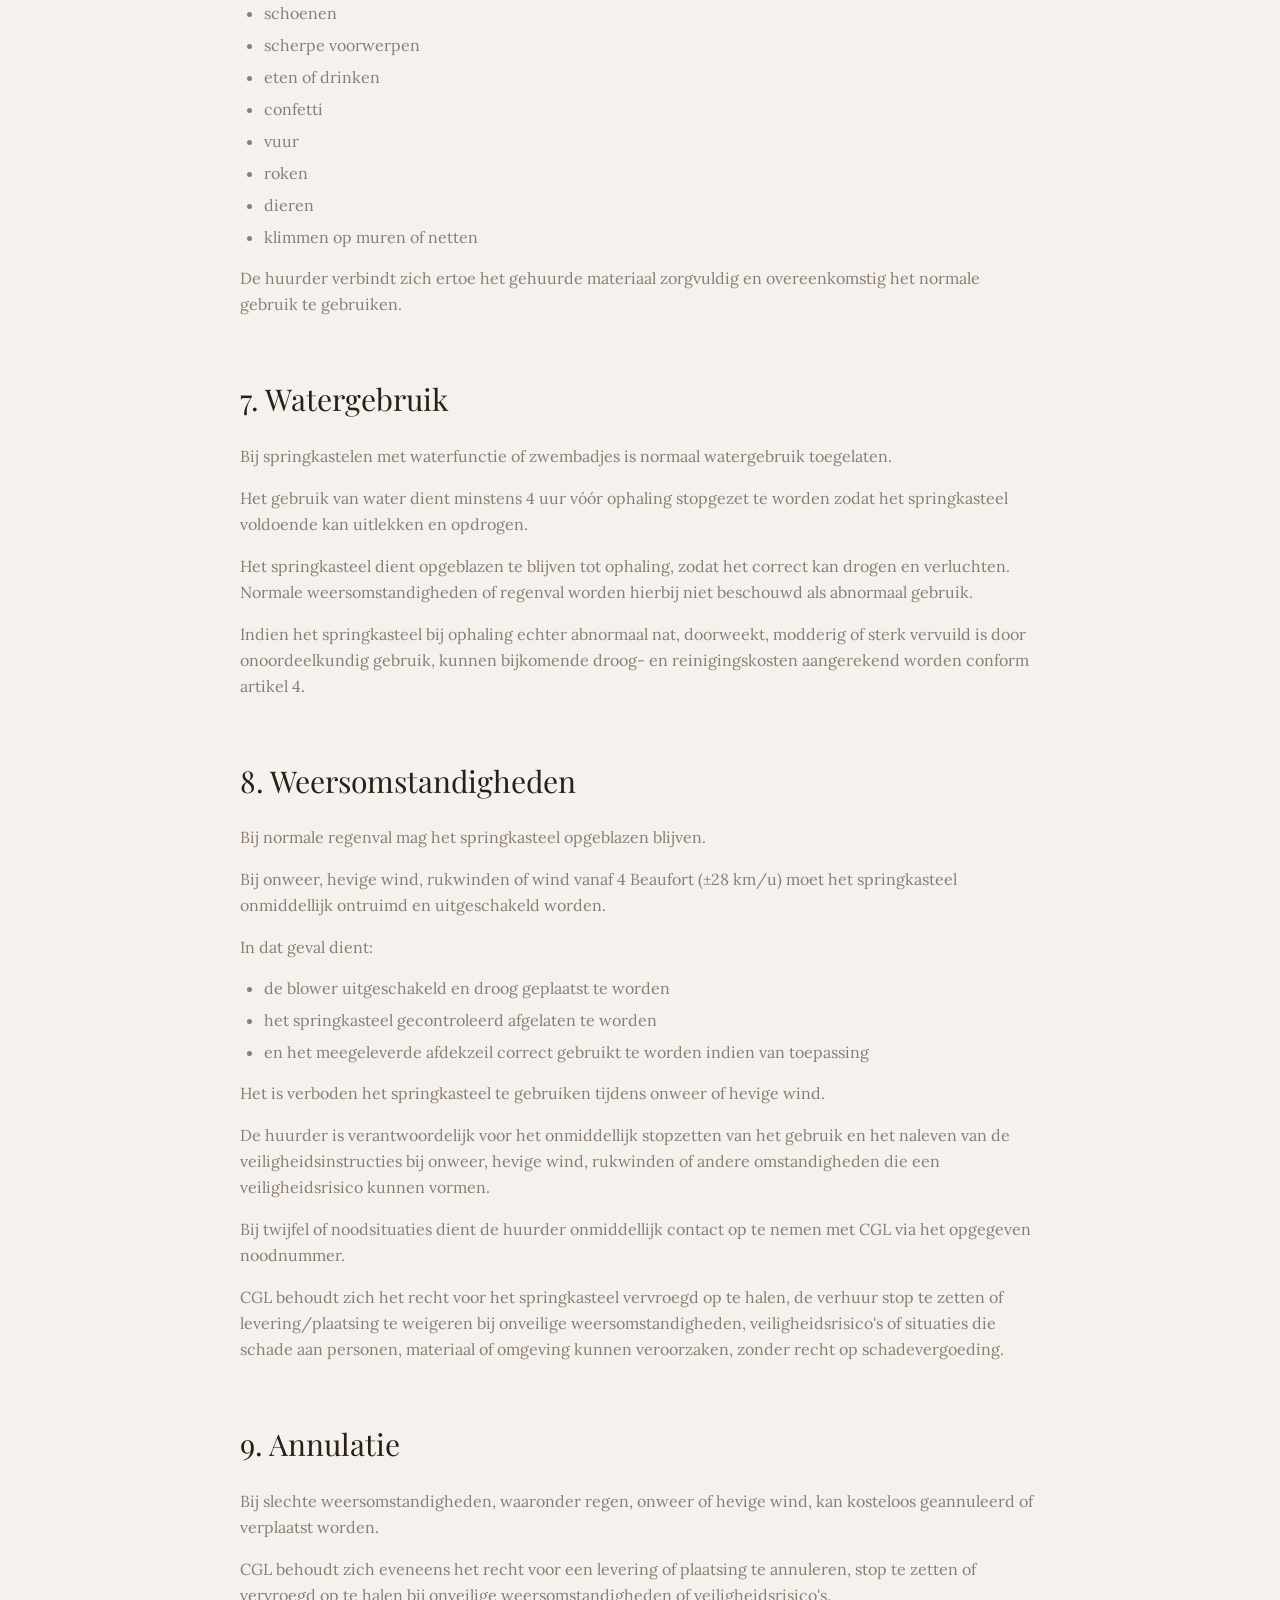
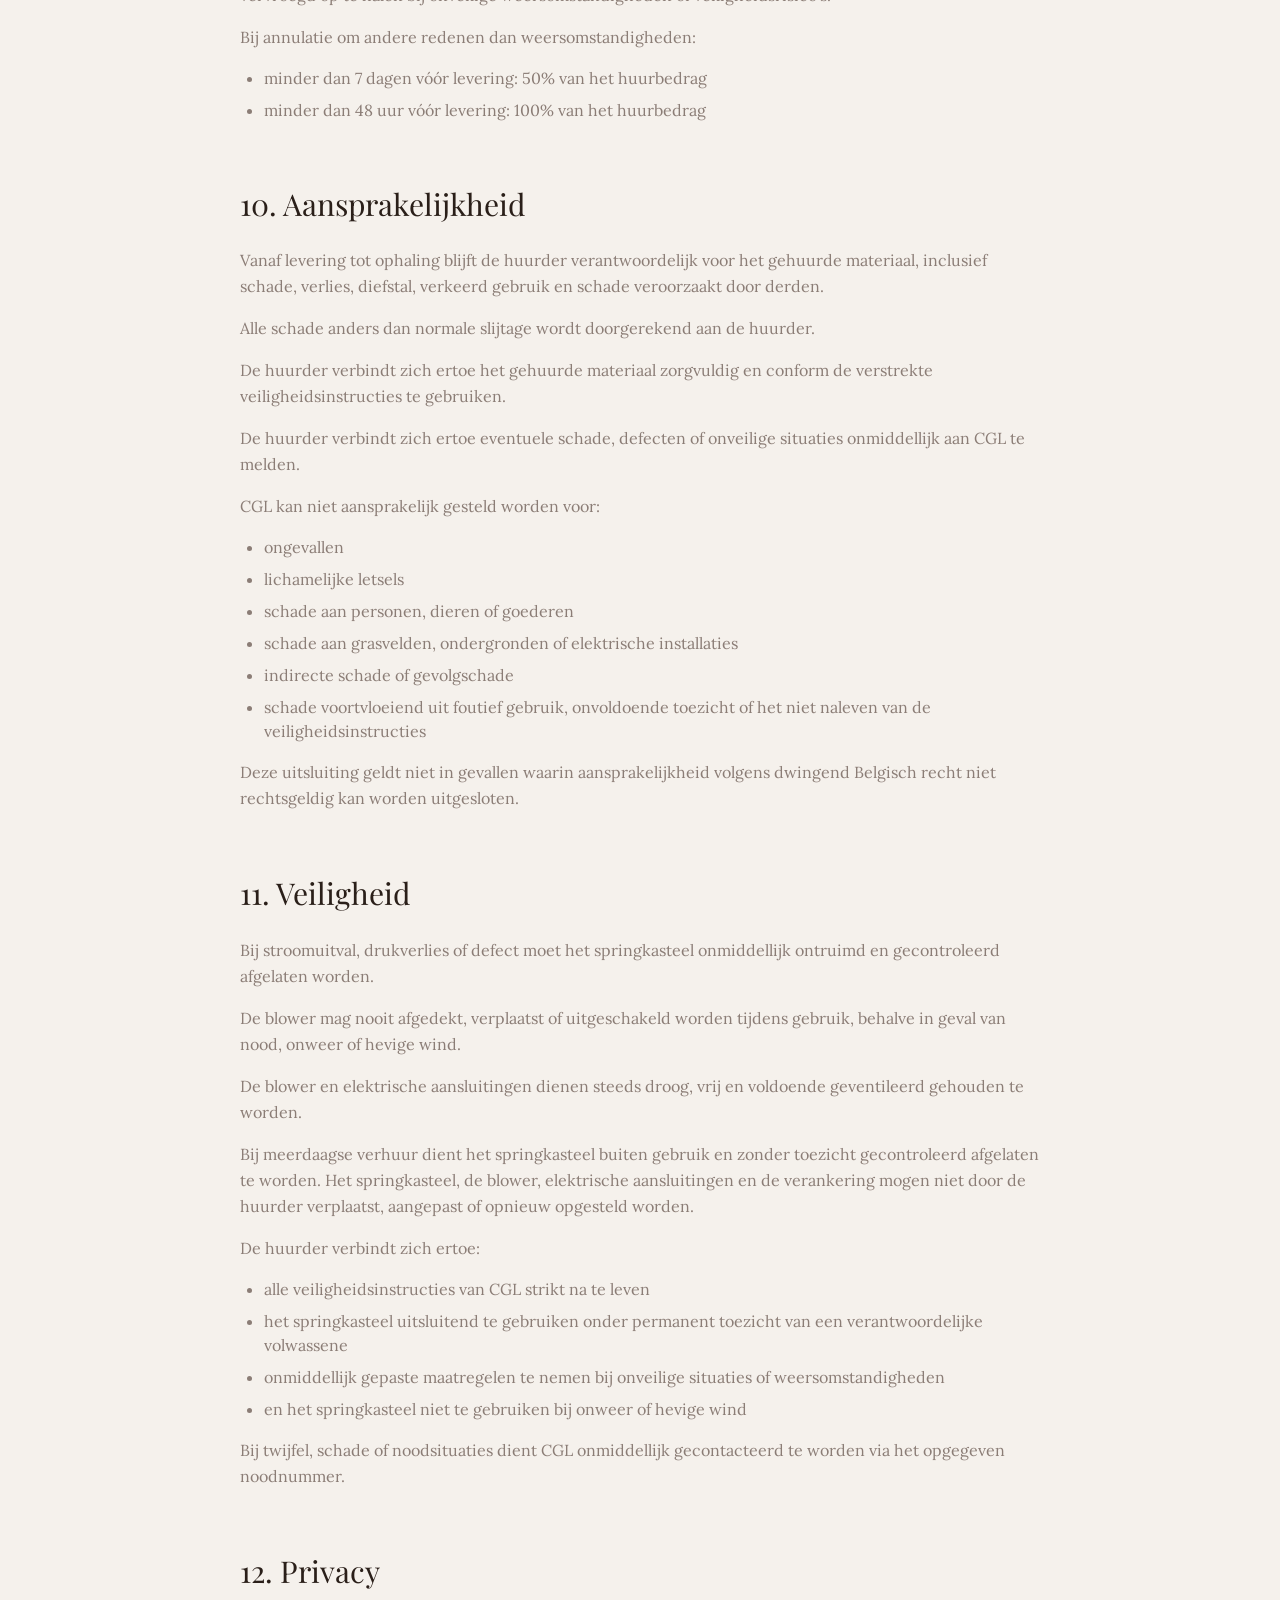
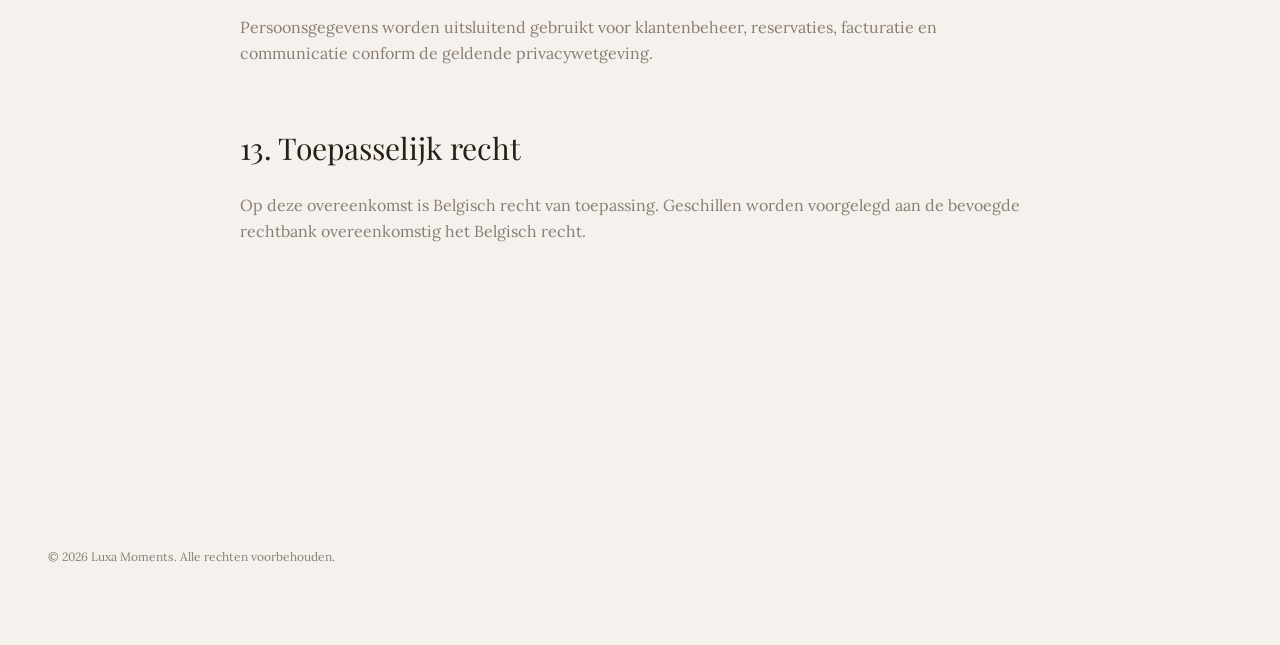
<file: algemene-voorwaarden/index.html>
<!DOCTYPE html>
<html lang="en"> <head><meta charset="utf-8"/><meta content="width=device-width" name="viewport"/><meta content="Astro v5.14.3" name="generator"/><title>Algemene Voorwaarden - Luxa Moments</title><link href="https://www.luxamoments.be/algemene-voorwaarden/" rel="canonical"/><link href="../assets/luxa-asset-0911e2b9-5da9-11f1-bbfd-0242ac110002-png-thumbnail_image.png" rel="shortcut icon"/><link href="../assets/luxa-css-algemene-voorwaarden.P5QmdC7P.css" rel="stylesheet"/>
</head><body><p></p> <header class="sticky top-0 z-50 bg-background border-b border-border/30"> <nav class="max-w-7xl mx-auto px-6 sm:px-8 lg:px-12"> <div class="flex justify-between items-center py-4"> <a class="flex-shrink-0 hover:opacity-85 transition" href="../index.html"> <img alt="Vlinders logo" class="h-20 w-auto" src="../assets/luxa-asset-09d299f4-5da9-11f1-b760-0242ac110002-d8cf9e96-e2f9-4f1a-a914-3a374a99c22c.png"/> </a> <ul class="hidden md:flex gap-8 text-xs tracking-widest uppercase"> <li><a class="hover:text-primary transition text-foreground/70 hover:text-foreground font-light" href="../index.html">Home</a></li> <li><a class="hover:text-primary transition text-foreground/70 hover:text-foreground font-light" href="../index.html">Springkastelen</a></li> <li><a class="hover:text-primary transition text-foreground/70 hover:text-foreground font-light" href="../index.html">Veiligheid &amp; Zorg</a></li> <li><a class="hover:text-primary transition text-foreground/70 hover:text-foreground font-light" href="index.html">Algemene Voorwaarden</a></li> <li><a class="hover:text-primary transition text-foreground/70 hover:text-foreground font-light" href="../index.html">Prijzen</a></li>  <li><a class="hover:text-primary transition text-foreground/70 hover:text-foreground font-light" href="../index.html">Vragen</a></li> </ul> <button aria-label="Toggle menu" class="md:hidden p-2 hover:bg-secondary rounded transition" id="mobile-menu-btn"> <svg class="w-6 h-6" fill="none" stroke="currentColor" viewbox="0 0 24 24"> <path d="M4 6h16M4 12h16M4 18h16" stroke-linecap="round" stroke-linejoin="round" stroke-width="2"></path> </svg> </button> </div> <div class="hidden md:hidden mt-4 space-y-2 pb-4" id="mobile-menu"> <a class="block px-3 py-2 hover:bg-secondary rounded transition" href="../index.html">Home</a> <a class="block px-3 py-2 hover:bg-secondary rounded transition" href="../index.html">Springkastelen</a> <a class="block px-3 py-2 hover:bg-secondary rounded transition" href="../index.html">Veiligheid &amp; Zorg</a> <a class="block px-3 py-2 hover:bg-secondary rounded transition" href="index.html">Algemene Voorwaarden</a> <a class="block px-3 py-2 hover:bg-secondary rounded transition" href="../index.html">Prijzen</a>  <a class="block px-3 py-2 hover:bg-secondary rounded transition" href="../index.html">Vragen</a> </div> </nav> </header> <script type="module">const n=document.getElementById("mobile-menu-btn"),e=document.getElementById("mobile-menu");n&&n.addEventListener("click",()=>{e?.classList.toggle("hidden")});const i=e?.querySelectorAll("a");i?.forEach(t=>{t.addEventListener("click",()=>{e?.classList.add("hidden")})});</script> <div class="max-w-4xl mx-auto px-6 sm:px-8 lg:px-12 py-24 md:py-32"> <h1 class="text-6xl font-light mb-16 text-foreground leading-tight">Algemene Voorwaarden</h1> <div class="max-w-none space-y-12 md:space-y-16"> <section> <h2 class="text-3xl font-light text-foreground mb-6 leading-tight">1. Toepassing</h2> <p class="text-muted-foreground font-light leading-relaxed">
Deze algemene voorwaarden zijn van toepassing op alle verhuuractiviteiten van CGL BV, gevestigd te Kloosterveld 40, 2960 Brecht, met ondernemingsnummer 1022.024.761, hierna genoemd "CGL" met ook commerciële benaming "Luxa Moments".
</p> <p class="text-muted-foreground font-light leading-relaxed mt-4">
Door reservatie, betaling of gebruik van het gehuurde materiaal verklaart de huurder zich akkoord met deze voorwaarden.
</p> </section> <section> <h2 class="text-3xl font-light text-foreground mb-6 leading-tight">2. Reservatie</h2> <p class="text-muted-foreground mb-4 font-light leading-relaxed">
Een reservatie is pas definitief na bevestiging door CGL.
</p> <p class="text-muted-foreground mb-4 font-light leading-relaxed">
CGL behoudt zich het recht voor een reservatie te weigeren of te annuleren in geval van:
</p> <ul class="list-disc pl-6 space-y-2 text-muted-foreground font-light"> <li>overmacht</li> <li>technische defecten</li> <li>onveilige weersomstandigheden</li> <li>veiligheidsrisico's</li> <li>foutieve of onvolledige informatie door de huurder</li> </ul> </section> <section> <h2 class="text-3xl font-light text-foreground mb-6 leading-tight">3. Betaling</h2> <p class="text-muted-foreground mb-4 font-light leading-relaxed">
Tenzij anders overeengekomen dient betaling te gebeuren vóór of bij levering.
</p> <p class="text-muted-foreground font-light leading-relaxed">
Facturen (B2B) dienen betaald te worden binnen de vermelde betalingstermijn van 14 dagen.
</p> <p class="text-muted-foreground font-light leading-relaxed mt-4">
Bij niet-betaling zijn van rechtswege interesten en invorderingskosten verschuldigd conform de Belgische wetgeving.
</p> </section> <section> <h2 class="text-3xl font-light text-foreground mb-6 leading-tight">4. Waarborg</h2> <p class="text-muted-foreground mb-4 font-light leading-relaxed">
Er wordt geen waarborg gevraagd.
</p> <p class="text-muted-foreground mb-4 font-light leading-relaxed">
Bij ophaling wordt het springkasteel samen met de huurder gecontroleerd op:
</p> <ul class="list-disc pl-6 space-y-2 text-muted-foreground font-light mb-4"> <li>schade</li> <li>vervuiling</li> <li>ontbrekende onderdelen</li> <li>correct gebruik</li> </ul> <p class="text-muted-foreground mb-4 font-light leading-relaxed">
Normaal restvocht bij springkastelen met waterfunctie wordt aanvaard.
</p> <p class="text-muted-foreground mb-4 font-light leading-relaxed">
Indien bijkomend droog- of reinigingswerk nodig is, gelden volgende forfaitaire kosten:
</p> <ul class="list-disc pl-6 space-y-2 text-muted-foreground font-light mb-4"> <li>abnormaal nat of onvoldoende uitgedroogd: €25</li> <li>modderig of sterk vervuild: €50</li> <li>Bij uitzonderlijke vervuiling die intensieve reiniging of behandeling vereist, waaronder onder meer confetti, schmink, braaksel, kauwgum, rookgeur of vergelijkbare vervuiling, wordt de volledige kost doorgerekend aan €50 per begonnen uur</li> </ul> <p class="text-muted-foreground mb-4 font-light leading-relaxed">
Bij schade, verlies, diefstal, defecten, scheuren, brandgaten, ontbrekende onderdelen of verkeerd gebruik worden de werkelijke herstel-, vervangings- en bijkomende kosten doorgerekend aan de huurder, ook indien deze hoger zijn dan het bedrag van de waarborg.
</p> <p class="text-muted-foreground font-light leading-relaxed">
CGL behoudt zich het recht voor om bij levering en ophaling foto's te nemen van het materiaal en de plaatsing ter vaststelling van de staat van het gehuurde materiaal.
</p> </section> <section> <h2 class="text-3xl font-light text-foreground mb-6 leading-tight">5. Levering en plaatsing</h2> <p class="text-muted-foreground mb-4 font-light leading-relaxed">
De huurder zorgt voor:
</p> <ul class="list-disc pl-6 space-y-2 text-muted-foreground font-light mb-4"> <li>een minimale vrije doorgang van 1.20 meter breed</li> <li>een veilige, vlakke en zachte ondergrond</li> <li>een stopcontact van 230V binnen 40 meter van het springkasteel</li> <li>de huurder staat in voor een veilige en conforme elektrische aansluiting</li> <li>minimaal 1,8 meter vrije ruimte rondom het volledige springkasteel</li> </ul> <p class="text-muted-foreground mb-4 font-light leading-relaxed">
Het terrein moet vrij zijn van:
</p> <ul class="list-disc pl-6 space-y-2 text-muted-foreground font-light mb-4"> <li>scherpe voorwerpen</li> <li>glas</li> <li>stenen</li> <li>modder</li> <li>losse kiezel</li> <li>dierenuitwerpselen</li> <li>andere voorwerpen die schade kunnen veroorzaken aan het springkasteel</li> </ul> <p class="text-muted-foreground mb-4 font-light leading-relaxed">
Plaatsing gebeurt uitsluitend op gras of een andere zachte en geschikte ondergrond, ter beoordeling van CGL. Plaatsing op stenen, grind, kiezel, losse verharding of andere harde/ongeschikte ondergronden is niet toegelaten.
</p> <p class="text-muted-foreground mb-4 font-light leading-relaxed">
Het springkasteel wordt door CGL verankerd conform de geldende veiligheidsrichtlijnen. Het is verboden deze verankering te verwijderen, te verplaatsen of aan te passen.
</p> <p class="text-muted-foreground mb-4 font-light leading-relaxed">
Het springkasteel mag na plaatsing niet meer verplaatst worden.
</p> <p class="text-muted-foreground font-light leading-relaxed">
Indien levering of plaatsing onmogelijk blijkt door omstandigheden ter plaatse, foutieve informatie of onvoldoende ruimte/doorgang, kunnen transport-, wachttijd- of administratiekosten aangerekend worden.
</p> </section> <section> <h2 class="text-3xl font-light text-foreground mb-6 leading-tight">6. Gebruik</h2> <p class="text-muted-foreground mb-4 font-light leading-relaxed">
Vanaf levering tot ophaling staat de huurder in voor het permanente toezicht op het gebruik van het springkasteel en voor de naleving van alle veiligheidsinstructies.
</p> <p class="text-muted-foreground mb-4 font-light leading-relaxed">
Het maximum aantal gebruikers zoals vermeld op het springkasteel, de handleiding of de instructies van CGL mag nooit overschreden worden.
</p> <p class="text-muted-foreground mb-4 font-light leading-relaxed">
Grote en kleine kinderen mogen niet gelijktijdig gebruik maken van het springkasteel indien hierdoor een verhoogd risico op botsingen, vallen of letsels ontstaat.
</p> <p class="text-muted-foreground mb-4 font-light leading-relaxed">
Verboden:
</p> <ul class="list-disc pl-6 space-y-2 text-muted-foreground font-light mb-4"> <li>schoenen</li> <li>scherpe voorwerpen</li> <li>eten of drinken</li> <li>confetti</li> <li>vuur</li> <li>roken</li> <li>dieren</li> <li>klimmen op muren of netten</li> </ul> <p class="text-muted-foreground font-light leading-relaxed">
De huurder verbindt zich ertoe het gehuurde materiaal zorgvuldig en overeenkomstig het normale gebruik te gebruiken.
</p> </section> <section> <h2 class="text-3xl font-light text-foreground mb-6 leading-tight">7. Watergebruik</h2> <p class="text-muted-foreground mb-4 font-light leading-relaxed">
Bij springkastelen met waterfunctie of zwembadjes is normaal watergebruik toegelaten.
</p> <p class="text-muted-foreground mb-4 font-light leading-relaxed">
Het gebruik van water dient minstens 4 uur vóór ophaling stopgezet te worden zodat het springkasteel voldoende kan uitlekken en opdrogen.
</p> <p class="text-muted-foreground mb-4 font-light leading-relaxed">
Het springkasteel dient opgeblazen te blijven tot ophaling, zodat het correct kan drogen en verluchten. Normale weersomstandigheden of regenval worden hierbij niet beschouwd als abnormaal gebruik.
</p> <p class="text-muted-foreground font-light leading-relaxed">
Indien het springkasteel bij ophaling echter abnormaal nat, doorweekt, modderig of sterk vervuild is door onoordeelkundig gebruik, kunnen bijkomende droog- en reinigingskosten aangerekend worden conform artikel 4.
</p> </section> <section> <h2 class="text-3xl font-light text-foreground mb-6 leading-tight">8. Weersomstandigheden</h2> <p class="text-muted-foreground mb-4 font-light leading-relaxed">
Bij normale regenval mag het springkasteel opgeblazen blijven.
</p> <p class="text-muted-foreground mb-4 font-light leading-relaxed">
Bij onweer, hevige wind, rukwinden of wind vanaf 4 Beaufort (±28 km/u) moet het springkasteel onmiddellijk ontruimd en uitgeschakeld worden.
</p> <p class="text-muted-foreground mb-4 font-light leading-relaxed">
In dat geval dient:
</p> <ul class="list-disc pl-6 space-y-2 text-muted-foreground font-light mb-4"> <li>de blower uitgeschakeld en droog geplaatst te worden</li> <li>het springkasteel gecontroleerd afgelaten te worden</li> <li>en het meegeleverde afdekzeil correct gebruikt te worden indien van toepassing</li> </ul> <p class="text-muted-foreground mb-4 font-light leading-relaxed">
Het is verboden het springkasteel te gebruiken tijdens onweer of hevige wind.
</p> <p class="text-muted-foreground mb-4 font-light leading-relaxed">
De huurder is verantwoordelijk voor het onmiddellijk stopzetten van het gebruik en het naleven van de veiligheidsinstructies bij onweer, hevige wind, rukwinden of andere omstandigheden die een veiligheidsrisico kunnen vormen.
</p> <p class="text-muted-foreground mb-4 font-light leading-relaxed">
Bij twijfel of noodsituaties dient de huurder onmiddellijk contact op te nemen met CGL via het opgegeven noodnummer.
</p> <p class="text-muted-foreground font-light leading-relaxed">
CGL behoudt zich het recht voor het springkasteel vervroegd op te halen, de verhuur stop te zetten of levering/plaatsing te weigeren bij onveilige weersomstandigheden, veiligheidsrisico's of situaties die schade aan personen, materiaal of omgeving kunnen veroorzaken, zonder recht op schadevergoeding.
</p> </section> <section> <h2 class="text-3xl font-light text-foreground mb-6 leading-tight">9. Annulatie</h2> <p class="text-muted-foreground mb-4 font-light leading-relaxed">
Bij slechte weersomstandigheden, waaronder regen, onweer of hevige wind, kan kosteloos geannuleerd of verplaatst worden.
</p> <p class="text-muted-foreground mb-4 font-light leading-relaxed">
CGL behoudt zich eveneens het recht voor een levering of plaatsing te annuleren, stop te zetten of vervroegd op te halen bij onveilige weersomstandigheden of veiligheidsrisico's.
</p> <p class="text-muted-foreground mb-4 font-light leading-relaxed">
Bij annulatie om andere redenen dan weersomstandigheden:
</p> <ul class="list-disc pl-6 space-y-2 text-muted-foreground font-light"> <li>minder dan 7 dagen vóór levering: 50% van het huurbedrag</li> <li>minder dan 48 uur vóór levering: 100% van het huurbedrag</li> </ul> </section> <section> <h2 class="text-3xl font-light text-foreground mb-6 leading-tight">10. Aansprakelijkheid</h2> <p class="text-muted-foreground mb-4 font-light leading-relaxed">
Vanaf levering tot ophaling blijft de huurder verantwoordelijk voor het gehuurde materiaal, inclusief schade, verlies, diefstal, verkeerd gebruik en schade veroorzaakt door derden.
</p> <p class="text-muted-foreground mb-4 font-light leading-relaxed">
Alle schade anders dan normale slijtage wordt doorgerekend aan de huurder.
</p> <p class="text-muted-foreground mb-4 font-light leading-relaxed">
De huurder verbindt zich ertoe het gehuurde materiaal zorgvuldig en conform de verstrekte veiligheidsinstructies te gebruiken.
</p> <p class="text-muted-foreground mb-4 font-light leading-relaxed">
De huurder verbindt zich ertoe eventuele schade, defecten of onveilige situaties onmiddellijk aan CGL te melden.
</p> <p class="text-muted-foreground mb-4 font-light leading-relaxed">
CGL kan niet aansprakelijk gesteld worden voor:
</p> <ul class="list-disc pl-6 space-y-2 text-muted-foreground font-light mb-4"> <li>ongevallen</li> <li>lichamelijke letsels</li> <li>schade aan personen, dieren of goederen</li> <li>schade aan grasvelden, ondergronden of elektrische installaties</li> <li>indirecte schade of gevolgschade</li> <li>schade voortvloeiend uit foutief gebruik, onvoldoende toezicht of het niet naleven van de veiligheidsinstructies</li> </ul> <p class="text-muted-foreground font-light leading-relaxed">
Deze uitsluiting geldt niet in gevallen waarin aansprakelijkheid volgens dwingend Belgisch recht niet rechtsgeldig kan worden uitgesloten.
</p> </section> <section> <h2 class="text-3xl font-light text-foreground mb-6 leading-tight">11. Veiligheid</h2> <p class="text-muted-foreground mb-4 font-light leading-relaxed">
Bij stroomuitval, drukverlies of defect moet het springkasteel onmiddellijk ontruimd en gecontroleerd afgelaten worden.
</p> <p class="text-muted-foreground mb-4 font-light leading-relaxed">
De blower mag nooit afgedekt, verplaatst of uitgeschakeld worden tijdens gebruik, behalve in geval van nood, onweer of hevige wind.
</p> <p class="text-muted-foreground mb-4 font-light leading-relaxed">
De blower en elektrische aansluitingen dienen steeds droog, vrij en voldoende geventileerd gehouden te worden.
</p> <p class="text-muted-foreground mb-4 font-light leading-relaxed">
Bij meerdaagse verhuur dient het springkasteel buiten gebruik en zonder toezicht gecontroleerd afgelaten te worden. Het springkasteel, de blower, elektrische aansluitingen en de verankering mogen niet door de huurder verplaatst, aangepast of opnieuw opgesteld worden.
</p> <p class="text-muted-foreground mb-4 font-light leading-relaxed">
De huurder verbindt zich ertoe:
</p> <ul class="list-disc pl-6 space-y-2 text-muted-foreground font-light mb-4"> <li>alle veiligheidsinstructies van CGL strikt na te leven</li> <li>het springkasteel uitsluitend te gebruiken onder permanent toezicht van een verantwoordelijke volwassene</li> <li>onmiddellijk gepaste maatregelen te nemen bij onveilige situaties of weersomstandigheden</li> <li>en het springkasteel niet te gebruiken bij onweer of hevige wind</li> </ul> <p class="text-muted-foreground font-light leading-relaxed">
Bij twijfel, schade of noodsituaties dient CGL onmiddellijk gecontacteerd te worden via het opgegeven noodnummer.
</p> </section> <section> <h2 class="text-3xl font-light text-foreground mb-6 leading-tight">12. Privacy</h2> <p class="text-muted-foreground font-light leading-relaxed">
Persoonsgegevens worden uitsluitend gebruikt voor klantenbeheer, reservaties, facturatie en communicatie conform de geldende privacywetgeving.
</p> </section> <section> <h2 class="text-3xl font-light text-foreground mb-6 leading-tight">13. Toepasselijk recht</h2> <p class="text-muted-foreground font-light leading-relaxed">
Op deze overeenkomst is Belgisch recht van toepassing. Geschillen worden voorgelegd aan de bevoegde rechtbank overeenkomstig het Belgisch recht.
</p> </section> </div> </div> <footer class="bg-background border-t border-border/40 mt-24"> <div class="max-w-7xl mx-auto px-6 sm:px-8 lg:px-12 py-16 lg:py-20"> <div class="hidden grid md:grid-cols-4 gap-12 lg:gap-16 mb-12"> <div> <img alt="Vlinders logo" class="h-16 w-auto mb-4" src="../assets/luxa-asset-09d299f4-5da9-11f1-b760-0242ac110002-d8cf9e96-e2f9-4f1a-a914-3a374a99c22c.png"/> <p class="text-sm text-muted-foreground leading-relaxed">Premium ballonverhuur in België</p> </div> <div> <h4 class="text-sm uppercase tracking-widest mb-6 text-foreground">Snelkoppelingen</h4> <ul class="space-y-3 text-sm">  <li><a class="text-muted-foreground hover:text-primary transition" href="../index.html">Vlinders</a></li> <li><a class="text-muted-foreground hover:text-primary transition" href="../index.html">Prijzen</a></li> <li><a class="text-muted-foreground hover:text-primary transition" href="../index.html">Beschikbaarheid</a></li> <li><a class="text-muted-foreground hover:text-primary transition" href="../index.html">Veelgestelde Vragen</a></li> </ul> </div> <div> <h4 class="text-sm uppercase tracking-widest mb-6 text-foreground">Beleid</h4> <ul class="space-y-3 text-sm"> <li><a class="text-muted-foreground hover:text-primary transition" href="../index.html">Weergarantie</a></li> <li><a class="text-muted-foreground hover:text-primary transition" href="../index.html">Veiligheid</a></li> <li><a class="text-muted-foreground hover:text-primary transition" href="../terms/index.html">Algemene Voorwaarden</a></li> </ul> </div> <div> <h4 class="text-sm uppercase tracking-widest mb-6 text-foreground">Betalingsmogelijkheden</h4> <div class="flex gap-3 mb-4"> <span class="inline-block bg-gold-light border border-gold px-4 py-2 rounded text-xs font-medium text-foreground">Bancontact</span> <span class="inline-block bg-gold-light border border-gold px-4 py-2 rounded text-xs font-medium text-foreground">Kaarten</span> </div> <p class="text-xs text-muted-foreground leading-relaxed">Veilige boekingen met live kalender</p> </div> </div> <div class="border-t-0 pt-0"> <div class="flex flex-col sm:flex-row justify-between items-center gap-6"> <p class="text-xs text-muted-foreground">© 2026 Luxa Moments. Alle rechten voorbehouden.</p> </div> </div> </div> </footer> </body></html>
</file>
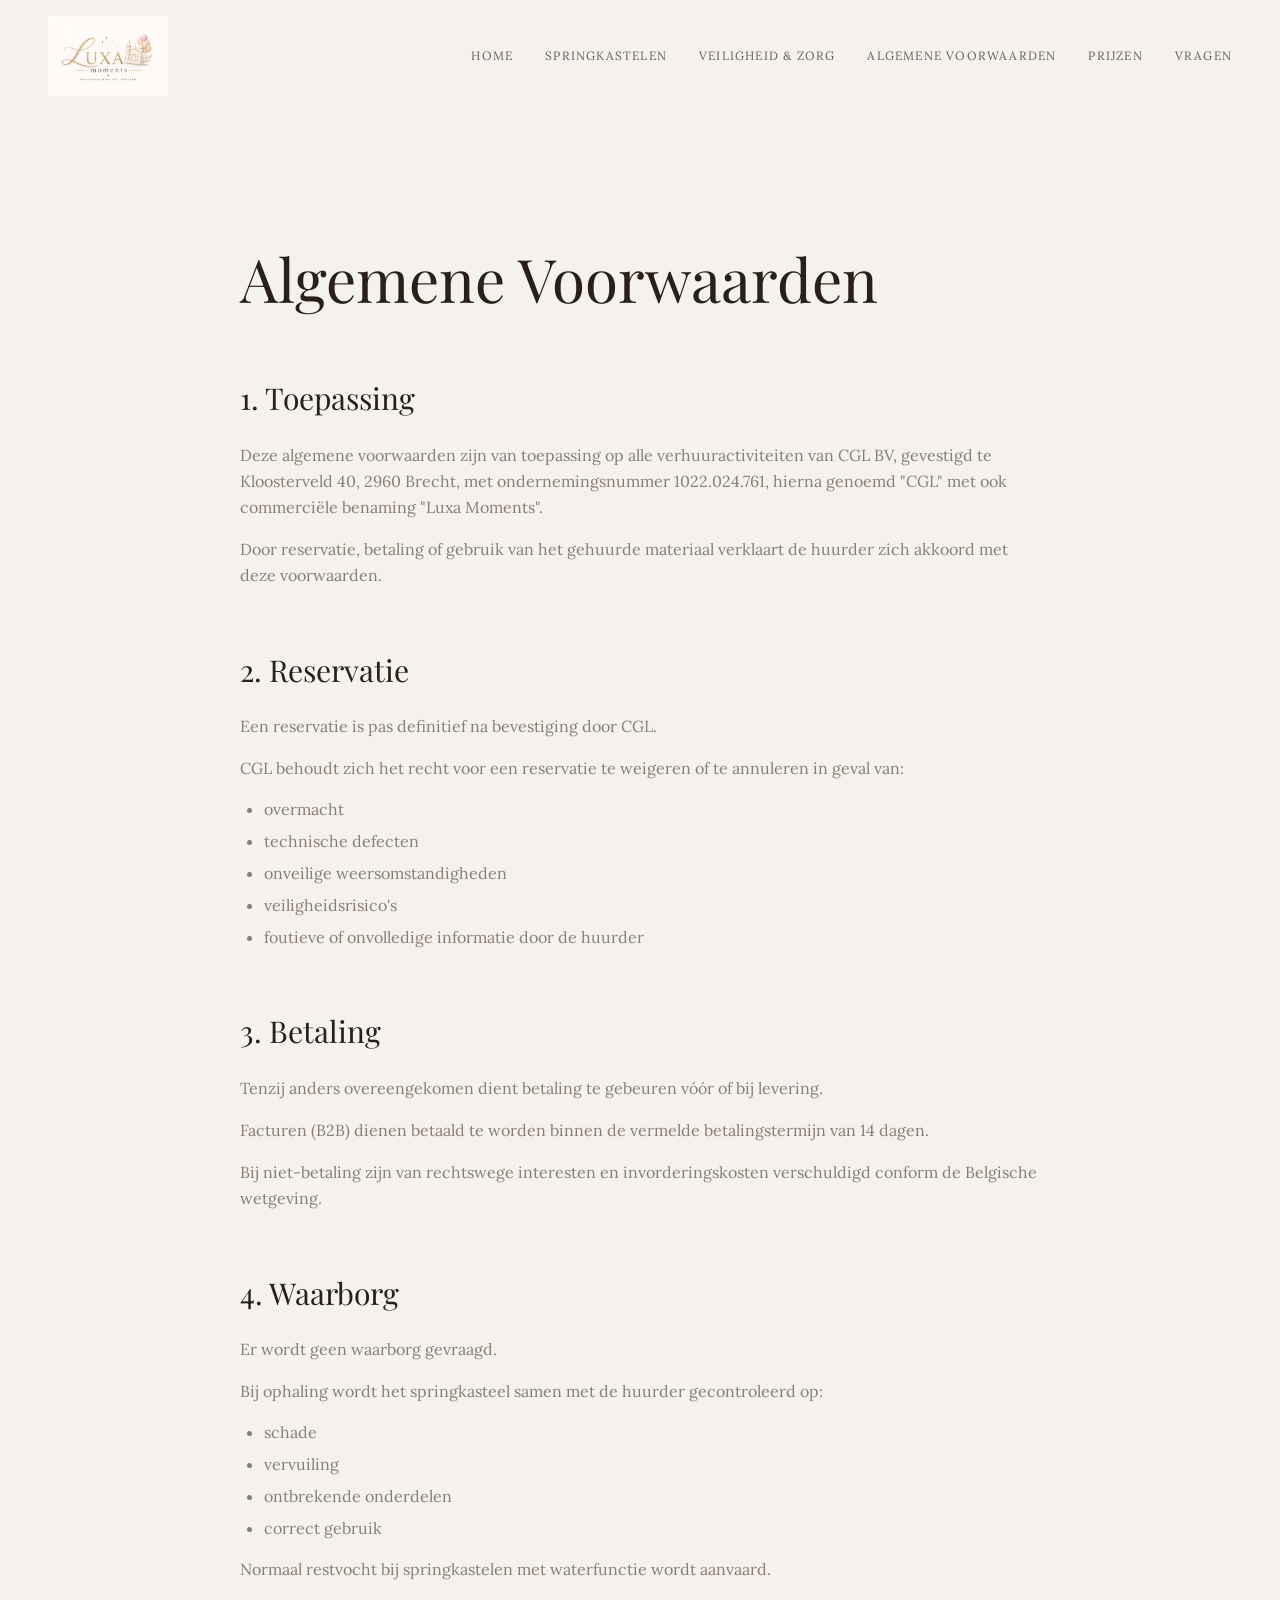
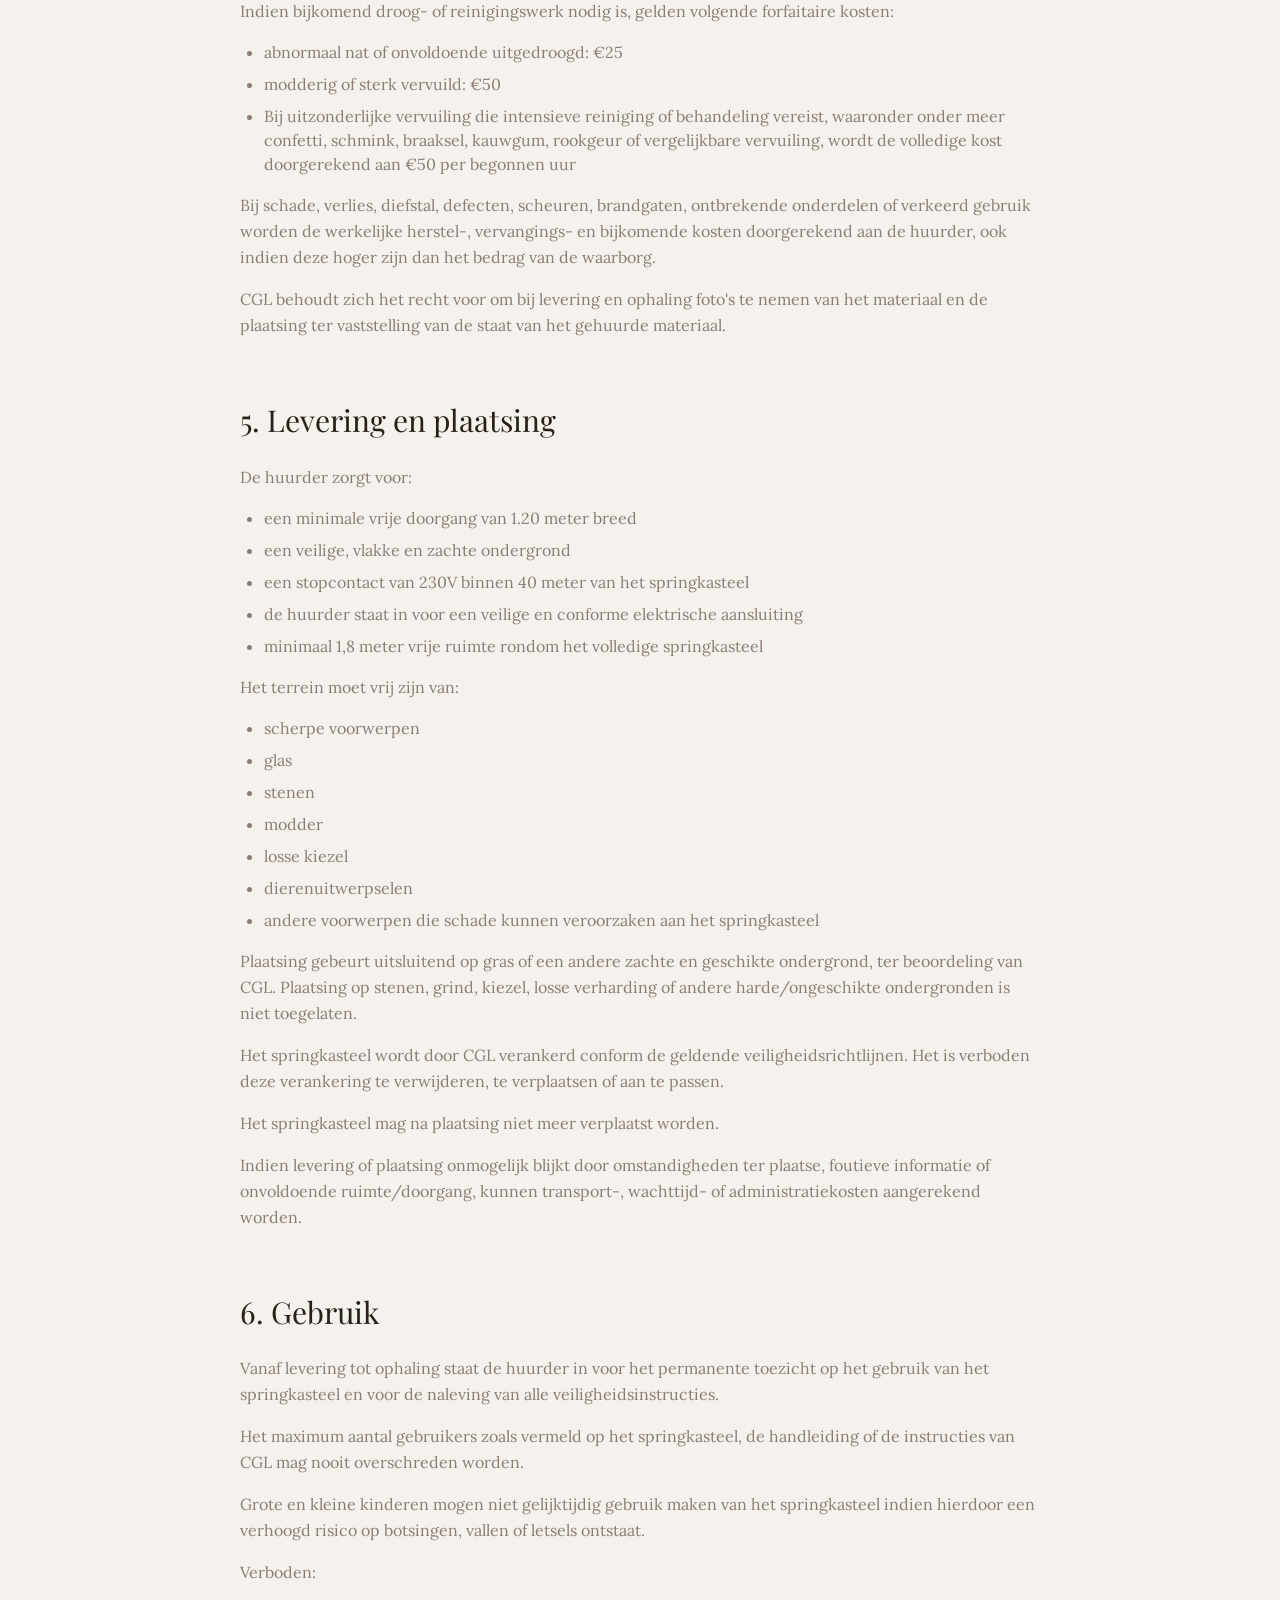
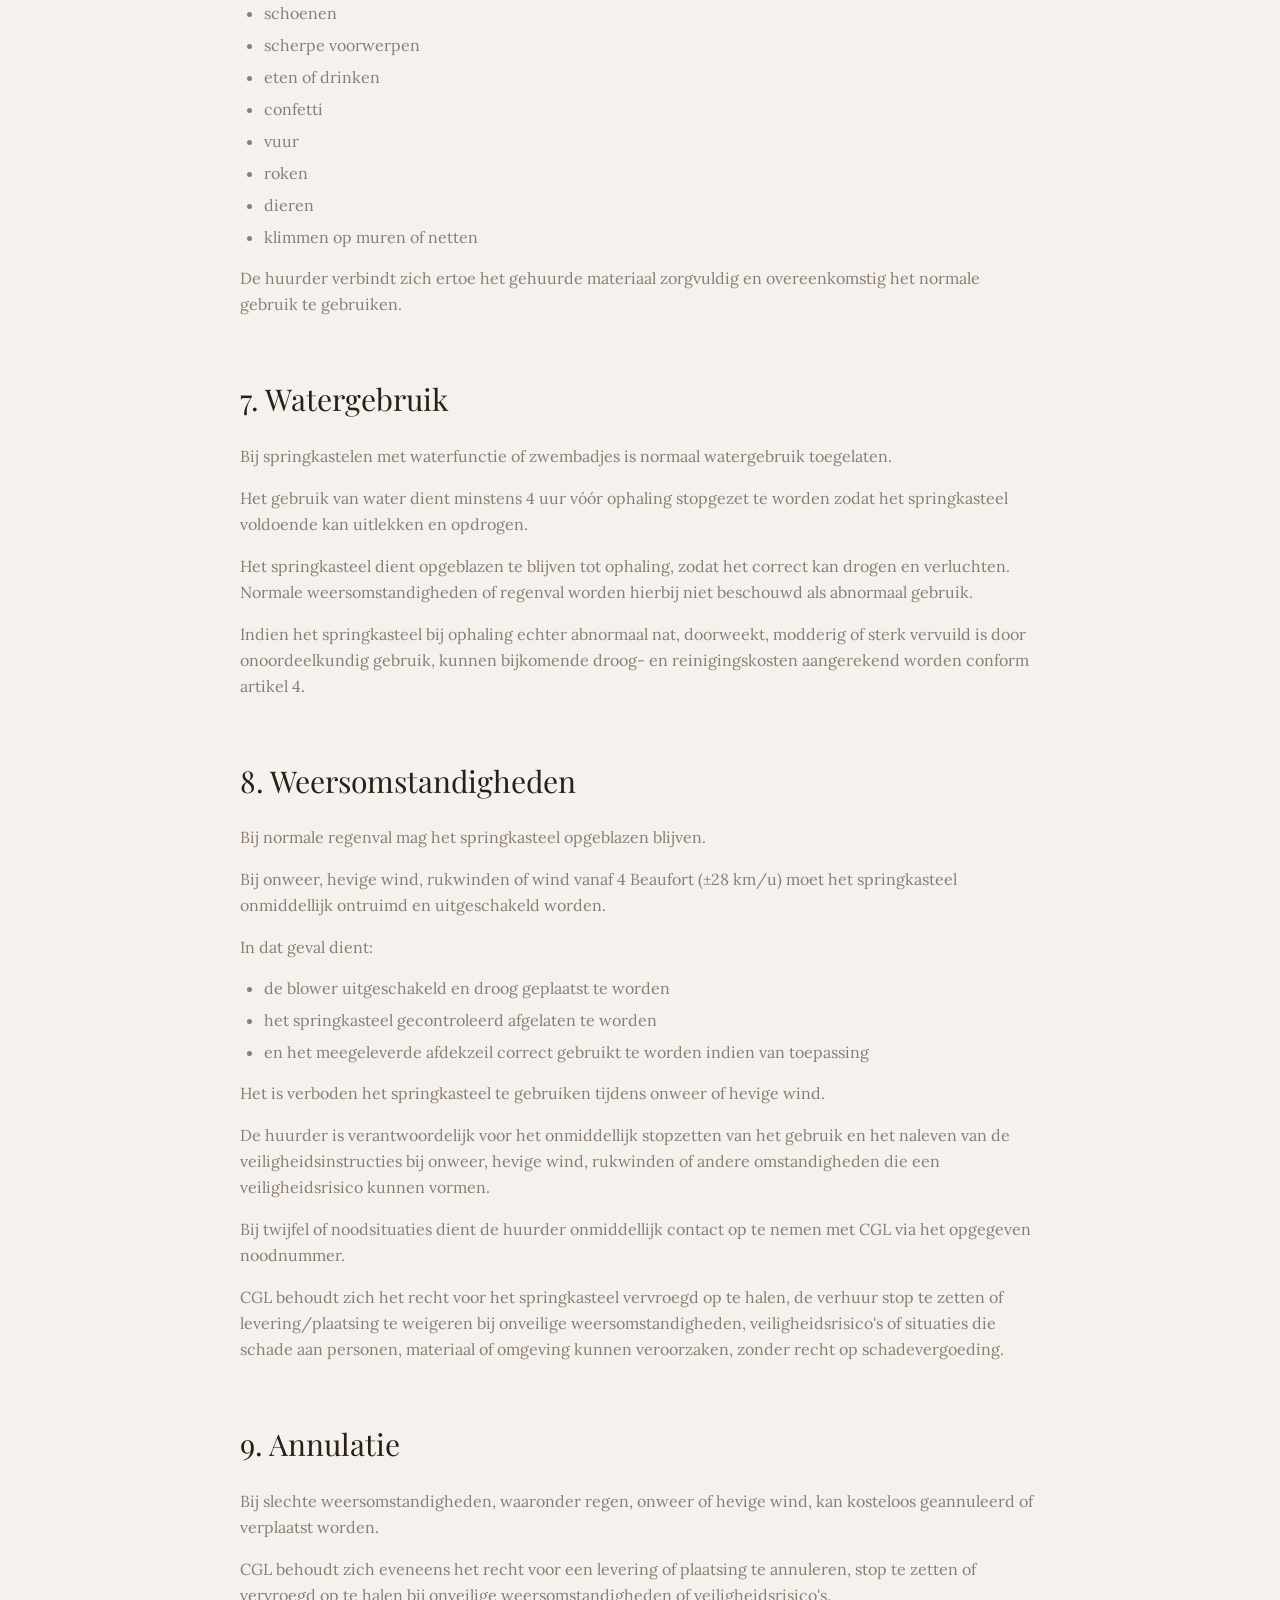
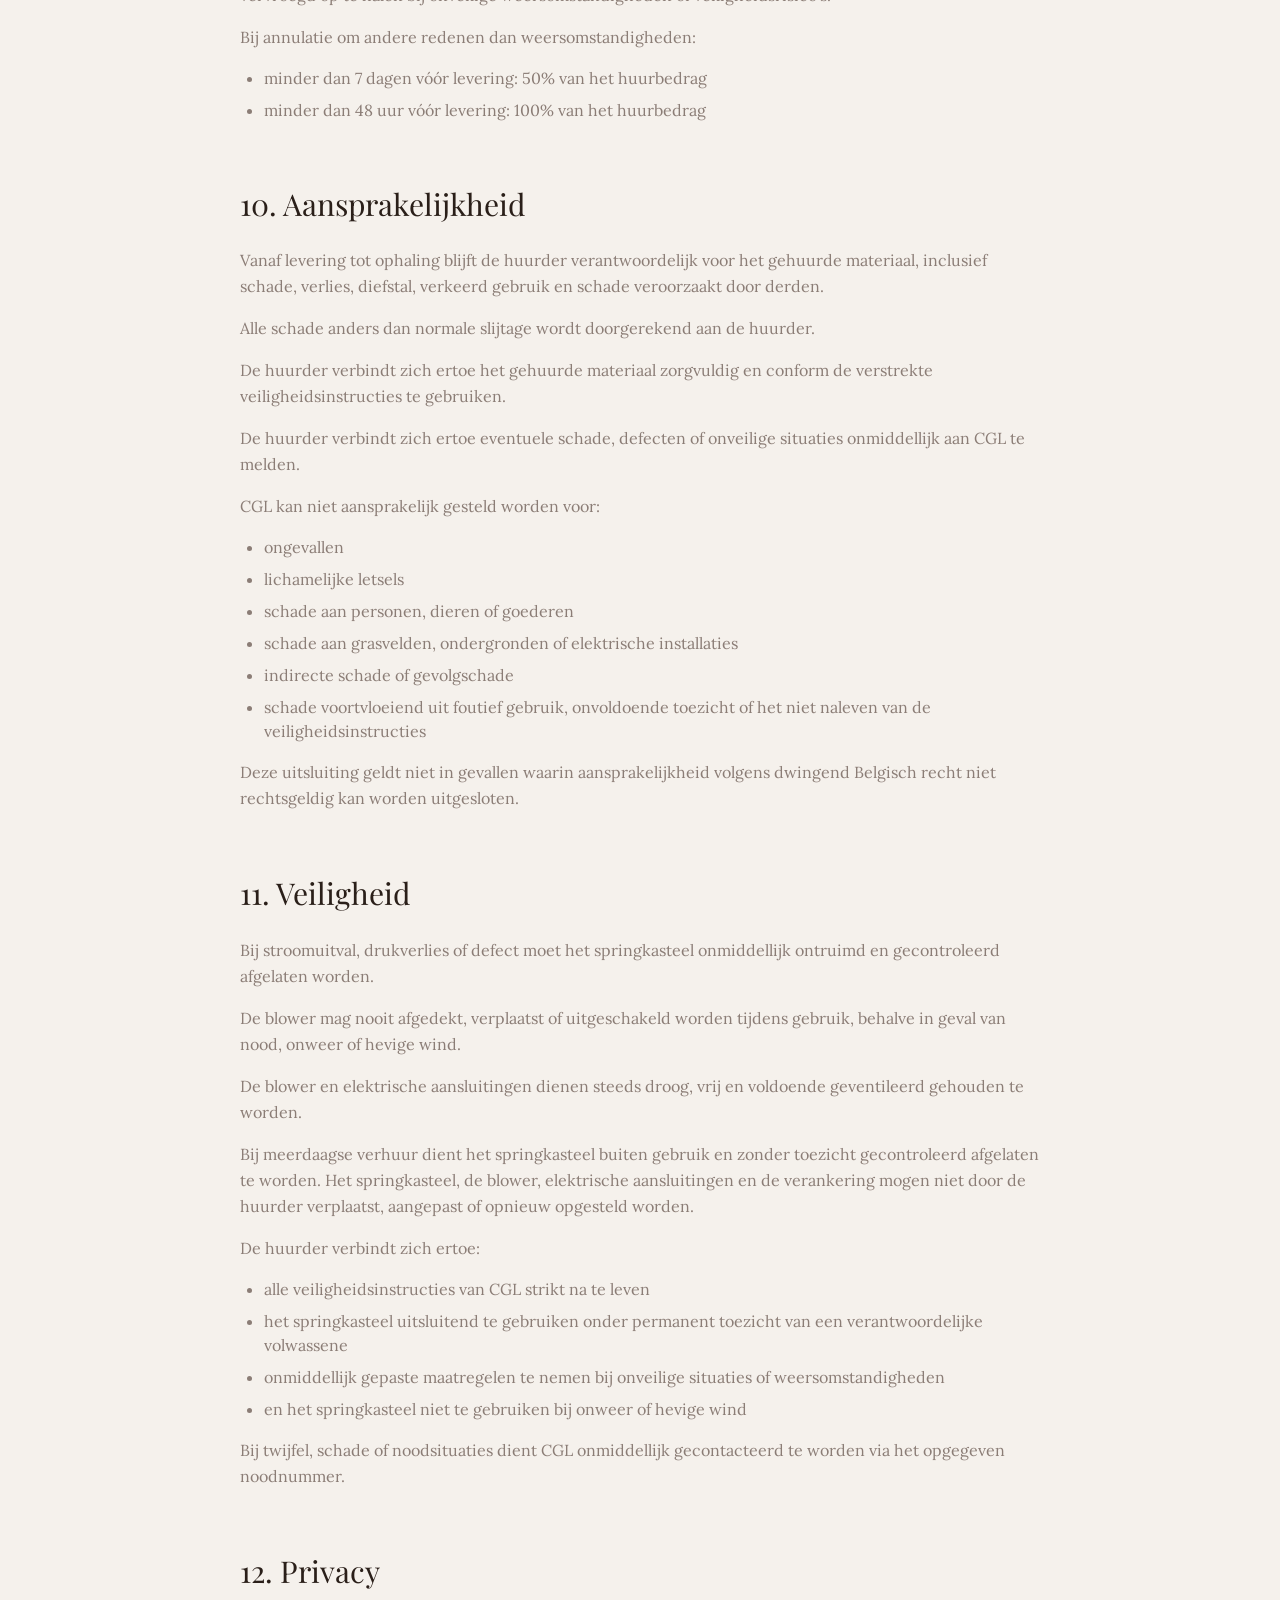
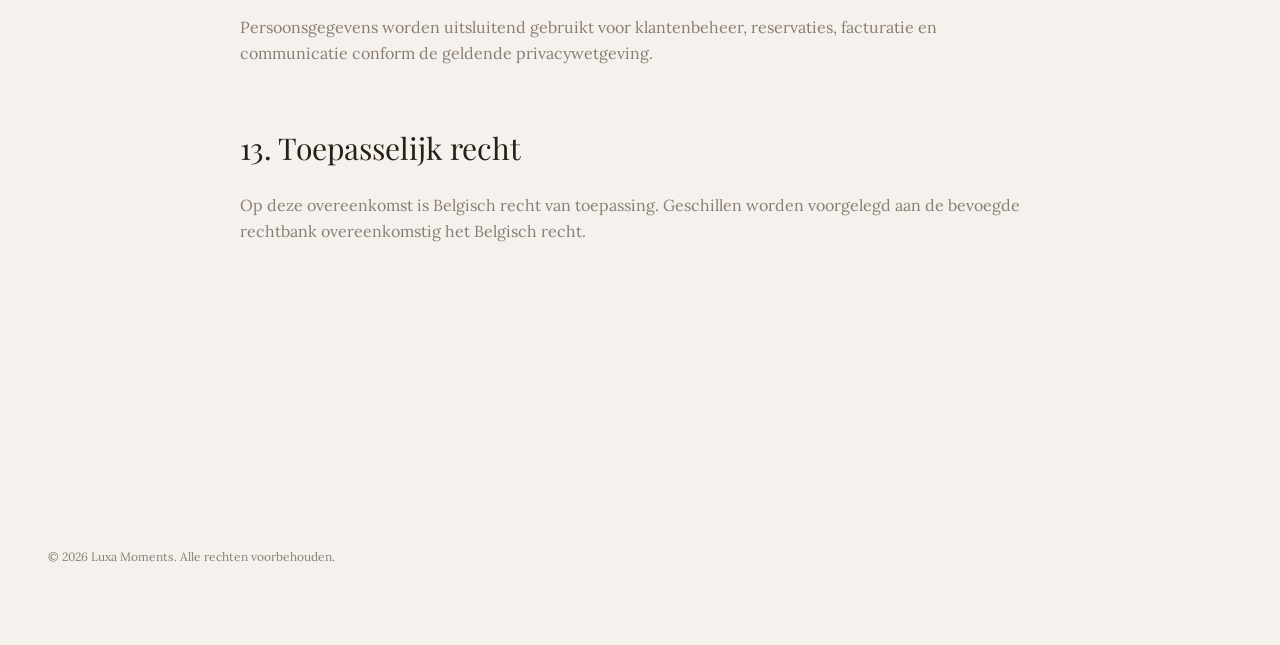
<file: terms/index.html>
<!DOCTYPE html>
<html lang="en"> <head><meta charset="utf-8"/><meta content="width=device-width" name="viewport"/><meta content="Astro v5.14.3" name="generator"/><title>Algemene Voorwaarden - Luxa Moments</title><link href="https://www.luxamoments.be/terms/" rel="canonical"/><link href="../assets/luxa-asset-0911e2b9-5da9-11f1-bbfd-0242ac110002-png-thumbnail_image.png" rel="shortcut icon"/><link href="../assets/luxa-css-algemene-voorwaarden.P5QmdC7P.css" rel="stylesheet"/>
</head><body><p></p> <header class="sticky top-0 z-50 bg-background border-b border-border/30"> <nav class="max-w-7xl mx-auto px-6 sm:px-8 lg:px-12"> <div class="flex justify-between items-center py-4"> <a class="flex-shrink-0 hover:opacity-85 transition" href="../index.html"> <img alt="Vlinders logo" class="h-20 w-auto" src="../assets/luxa-asset-09d299f4-5da9-11f1-b760-0242ac110002-d8cf9e96-e2f9-4f1a-a914-3a374a99c22c.png"/> </a> <ul class="hidden md:flex gap-8 text-xs tracking-widest uppercase"> <li><a class="hover:text-primary transition text-foreground/70 hover:text-foreground font-light" href="../index.html">Home</a></li> <li><a class="hover:text-primary transition text-foreground/70 hover:text-foreground font-light" href="../index.html">Springkastelen</a></li> <li><a class="hover:text-primary transition text-foreground/70 hover:text-foreground font-light" href="../index.html">Veiligheid &amp; Zorg</a></li> <li><a class="hover:text-primary transition text-foreground/70 hover:text-foreground font-light" href="../algemene-voorwaarden/index.html">Algemene Voorwaarden</a></li> <li><a class="hover:text-primary transition text-foreground/70 hover:text-foreground font-light" href="../index.html">Prijzen</a></li>  <li><a class="hover:text-primary transition text-foreground/70 hover:text-foreground font-light" href="../index.html">Vragen</a></li> </ul> <button aria-label="Toggle menu" class="md:hidden p-2 hover:bg-secondary rounded transition" id="mobile-menu-btn"> <svg class="w-6 h-6" fill="none" stroke="currentColor" viewbox="0 0 24 24"> <path d="M4 6h16M4 12h16M4 18h16" stroke-linecap="round" stroke-linejoin="round" stroke-width="2"></path> </svg> </button> </div> <div class="hidden md:hidden mt-4 space-y-2 pb-4" id="mobile-menu"> <a class="block px-3 py-2 hover:bg-secondary rounded transition" href="../index.html">Home</a> <a class="block px-3 py-2 hover:bg-secondary rounded transition" href="../index.html">Springkastelen</a> <a class="block px-3 py-2 hover:bg-secondary rounded transition" href="../index.html">Veiligheid &amp; Zorg</a> <a class="block px-3 py-2 hover:bg-secondary rounded transition" href="../algemene-voorwaarden/index.html">Algemene Voorwaarden</a> <a class="block px-3 py-2 hover:bg-secondary rounded transition" href="../index.html">Prijzen</a>  <a class="block px-3 py-2 hover:bg-secondary rounded transition" href="../index.html">Vragen</a> </div> </nav> </header> <script type="module">const n=document.getElementById("mobile-menu-btn"),e=document.getElementById("mobile-menu");n&&n.addEventListener("click",()=>{e?.classList.toggle("hidden")});const i=e?.querySelectorAll("a");i?.forEach(t=>{t.addEventListener("click",()=>{e?.classList.add("hidden")})});</script> <div class="max-w-4xl mx-auto px-6 sm:px-8 lg:px-12 py-24 md:py-32"> <h1 class="text-6xl font-light mb-16 text-foreground leading-tight">Algemene Voorwaarden</h1> <div class="max-w-none space-y-12 md:space-y-16"> <section> <h2 class="text-3xl font-light text-foreground mb-6 leading-tight">1. Toepassing</h2> <p class="text-muted-foreground font-light leading-relaxed">
Deze algemene voorwaarden zijn van toepassing op alle verhuuractiviteiten van CGL BV, gevestigd te Kloosterveld 40, 2960 Brecht, met ondernemingsnummer 1022.024.761, hierna genoemd "CGL" met ook commerciële benaming "Luxa Moments".
</p> <p class="text-muted-foreground font-light leading-relaxed mt-4">
Door reservatie, betaling of gebruik van het gehuurde materiaal verklaart de huurder zich akkoord met deze voorwaarden.
</p> </section> <section> <h2 class="text-3xl font-light text-foreground mb-6 leading-tight">2. Reservatie</h2> <p class="text-muted-foreground mb-4 font-light leading-relaxed">
Een reservatie is pas definitief na bevestiging door CGL.
</p> <p class="text-muted-foreground mb-4 font-light leading-relaxed">
CGL behoudt zich het recht voor een reservatie te weigeren of te annuleren in geval van:
</p> <ul class="list-disc pl-6 space-y-2 text-muted-foreground font-light"> <li>overmacht</li> <li>technische defecten</li> <li>onveilige weersomstandigheden</li> <li>veiligheidsrisico's</li> <li>foutieve of onvolledige informatie door de huurder</li> </ul> </section> <section> <h2 class="text-3xl font-light text-foreground mb-6 leading-tight">3. Betaling</h2> <p class="text-muted-foreground mb-4 font-light leading-relaxed">
Tenzij anders overeengekomen dient betaling te gebeuren vóór of bij levering.
</p> <p class="text-muted-foreground font-light leading-relaxed">
Facturen (B2B) dienen betaald te worden binnen de vermelde betalingstermijn van 14 dagen.
</p> <p class="text-muted-foreground font-light leading-relaxed mt-4">
Bij niet-betaling zijn van rechtswege interesten en invorderingskosten verschuldigd conform de Belgische wetgeving.
</p> </section> <section> <h2 class="text-3xl font-light text-foreground mb-6 leading-tight">4. Waarborg</h2> <p class="text-muted-foreground mb-4 font-light leading-relaxed">
Er wordt geen waarborg gevraagd.
</p> <p class="text-muted-foreground mb-4 font-light leading-relaxed">
Bij ophaling wordt het springkasteel samen met de huurder gecontroleerd op:
</p> <ul class="list-disc pl-6 space-y-2 text-muted-foreground font-light mb-4"> <li>schade</li> <li>vervuiling</li> <li>ontbrekende onderdelen</li> <li>correct gebruik</li> </ul> <p class="text-muted-foreground mb-4 font-light leading-relaxed">
Normaal restvocht bij springkastelen met waterfunctie wordt aanvaard.
</p> <p class="text-muted-foreground mb-4 font-light leading-relaxed">
Indien bijkomend droog- of reinigingswerk nodig is, gelden volgende forfaitaire kosten:
</p> <ul class="list-disc pl-6 space-y-2 text-muted-foreground font-light mb-4"> <li>abnormaal nat of onvoldoende uitgedroogd: €25</li> <li>modderig of sterk vervuild: €50</li> <li>Bij uitzonderlijke vervuiling die intensieve reiniging of behandeling vereist, waaronder onder meer confetti, schmink, braaksel, kauwgum, rookgeur of vergelijkbare vervuiling, wordt de volledige kost doorgerekend aan €50 per begonnen uur</li> </ul> <p class="text-muted-foreground mb-4 font-light leading-relaxed">
Bij schade, verlies, diefstal, defecten, scheuren, brandgaten, ontbrekende onderdelen of verkeerd gebruik worden de werkelijke herstel-, vervangings- en bijkomende kosten doorgerekend aan de huurder, ook indien deze hoger zijn dan het bedrag van de waarborg.
</p> <p class="text-muted-foreground font-light leading-relaxed">
CGL behoudt zich het recht voor om bij levering en ophaling foto's te nemen van het materiaal en de plaatsing ter vaststelling van de staat van het gehuurde materiaal.
</p> </section> <section> <h2 class="text-3xl font-light text-foreground mb-6 leading-tight">5. Levering en plaatsing</h2> <p class="text-muted-foreground mb-4 font-light leading-relaxed">
De huurder zorgt voor:
</p> <ul class="list-disc pl-6 space-y-2 text-muted-foreground font-light mb-4"> <li>een minimale vrije doorgang van 1.20 meter breed</li> <li>een veilige, vlakke en zachte ondergrond</li> <li>een stopcontact van 230V binnen 40 meter van het springkasteel</li> <li>de huurder staat in voor een veilige en conforme elektrische aansluiting</li> <li>minimaal 1,8 meter vrije ruimte rondom het volledige springkasteel</li> </ul> <p class="text-muted-foreground mb-4 font-light leading-relaxed">
Het terrein moet vrij zijn van:
</p> <ul class="list-disc pl-6 space-y-2 text-muted-foreground font-light mb-4"> <li>scherpe voorwerpen</li> <li>glas</li> <li>stenen</li> <li>modder</li> <li>losse kiezel</li> <li>dierenuitwerpselen</li> <li>andere voorwerpen die schade kunnen veroorzaken aan het springkasteel</li> </ul> <p class="text-muted-foreground mb-4 font-light leading-relaxed">
Plaatsing gebeurt uitsluitend op gras of een andere zachte en geschikte ondergrond, ter beoordeling van CGL. Plaatsing op stenen, grind, kiezel, losse verharding of andere harde/ongeschikte ondergronden is niet toegelaten.
</p> <p class="text-muted-foreground mb-4 font-light leading-relaxed">
Het springkasteel wordt door CGL verankerd conform de geldende veiligheidsrichtlijnen. Het is verboden deze verankering te verwijderen, te verplaatsen of aan te passen.
</p> <p class="text-muted-foreground mb-4 font-light leading-relaxed">
Het springkasteel mag na plaatsing niet meer verplaatst worden.
</p> <p class="text-muted-foreground font-light leading-relaxed">
Indien levering of plaatsing onmogelijk blijkt door omstandigheden ter plaatse, foutieve informatie of onvoldoende ruimte/doorgang, kunnen transport-, wachttijd- of administratiekosten aangerekend worden.
</p> </section> <section> <h2 class="text-3xl font-light text-foreground mb-6 leading-tight">6. Gebruik</h2> <p class="text-muted-foreground mb-4 font-light leading-relaxed">
Vanaf levering tot ophaling staat de huurder in voor het permanente toezicht op het gebruik van het springkasteel en voor de naleving van alle veiligheidsinstructies.
</p> <p class="text-muted-foreground mb-4 font-light leading-relaxed">
Het maximum aantal gebruikers zoals vermeld op het springkasteel, de handleiding of de instructies van CGL mag nooit overschreden worden.
</p> <p class="text-muted-foreground mb-4 font-light leading-relaxed">
Grote en kleine kinderen mogen niet gelijktijdig gebruik maken van het springkasteel indien hierdoor een verhoogd risico op botsingen, vallen of letsels ontstaat.
</p> <p class="text-muted-foreground mb-4 font-light leading-relaxed">
Verboden:
</p> <ul class="list-disc pl-6 space-y-2 text-muted-foreground font-light mb-4"> <li>schoenen</li> <li>scherpe voorwerpen</li> <li>eten of drinken</li> <li>confetti</li> <li>vuur</li> <li>roken</li> <li>dieren</li> <li>klimmen op muren of netten</li> </ul> <p class="text-muted-foreground font-light leading-relaxed">
De huurder verbindt zich ertoe het gehuurde materiaal zorgvuldig en overeenkomstig het normale gebruik te gebruiken.
</p> </section> <section> <h2 class="text-3xl font-light text-foreground mb-6 leading-tight">7. Watergebruik</h2> <p class="text-muted-foreground mb-4 font-light leading-relaxed">
Bij springkastelen met waterfunctie of zwembadjes is normaal watergebruik toegelaten.
</p> <p class="text-muted-foreground mb-4 font-light leading-relaxed">
Het gebruik van water dient minstens 4 uur vóór ophaling stopgezet te worden zodat het springkasteel voldoende kan uitlekken en opdrogen.
</p> <p class="text-muted-foreground mb-4 font-light leading-relaxed">
Het springkasteel dient opgeblazen te blijven tot ophaling, zodat het correct kan drogen en verluchten. Normale weersomstandigheden of regenval worden hierbij niet beschouwd als abnormaal gebruik.
</p> <p class="text-muted-foreground font-light leading-relaxed">
Indien het springkasteel bij ophaling echter abnormaal nat, doorweekt, modderig of sterk vervuild is door onoordeelkundig gebruik, kunnen bijkomende droog- en reinigingskosten aangerekend worden conform artikel 4.
</p> </section> <section> <h2 class="text-3xl font-light text-foreground mb-6 leading-tight">8. Weersomstandigheden</h2> <p class="text-muted-foreground mb-4 font-light leading-relaxed">
Bij normale regenval mag het springkasteel opgeblazen blijven.
</p> <p class="text-muted-foreground mb-4 font-light leading-relaxed">
Bij onweer, hevige wind, rukwinden of wind vanaf 4 Beaufort (±28 km/u) moet het springkasteel onmiddellijk ontruimd en uitgeschakeld worden.
</p> <p class="text-muted-foreground mb-4 font-light leading-relaxed">
In dat geval dient:
</p> <ul class="list-disc pl-6 space-y-2 text-muted-foreground font-light mb-4"> <li>de blower uitgeschakeld en droog geplaatst te worden</li> <li>het springkasteel gecontroleerd afgelaten te worden</li> <li>en het meegeleverde afdekzeil correct gebruikt te worden indien van toepassing</li> </ul> <p class="text-muted-foreground mb-4 font-light leading-relaxed">
Het is verboden het springkasteel te gebruiken tijdens onweer of hevige wind.
</p> <p class="text-muted-foreground mb-4 font-light leading-relaxed">
De huurder is verantwoordelijk voor het onmiddellijk stopzetten van het gebruik en het naleven van de veiligheidsinstructies bij onweer, hevige wind, rukwinden of andere omstandigheden die een veiligheidsrisico kunnen vormen.
</p> <p class="text-muted-foreground mb-4 font-light leading-relaxed">
Bij twijfel of noodsituaties dient de huurder onmiddellijk contact op te nemen met CGL via het opgegeven noodnummer.
</p> <p class="text-muted-foreground font-light leading-relaxed">
CGL behoudt zich het recht voor het springkasteel vervroegd op te halen, de verhuur stop te zetten of levering/plaatsing te weigeren bij onveilige weersomstandigheden, veiligheidsrisico's of situaties die schade aan personen, materiaal of omgeving kunnen veroorzaken, zonder recht op schadevergoeding.
</p> </section> <section> <h2 class="text-3xl font-light text-foreground mb-6 leading-tight">9. Annulatie</h2> <p class="text-muted-foreground mb-4 font-light leading-relaxed">
Bij slechte weersomstandigheden, waaronder regen, onweer of hevige wind, kan kosteloos geannuleerd of verplaatst worden.
</p> <p class="text-muted-foreground mb-4 font-light leading-relaxed">
CGL behoudt zich eveneens het recht voor een levering of plaatsing te annuleren, stop te zetten of vervroegd op te halen bij onveilige weersomstandigheden of veiligheidsrisico's.
</p> <p class="text-muted-foreground mb-4 font-light leading-relaxed">
Bij annulatie om andere redenen dan weersomstandigheden:
</p> <ul class="list-disc pl-6 space-y-2 text-muted-foreground font-light"> <li>minder dan 7 dagen vóór levering: 50% van het huurbedrag</li> <li>minder dan 48 uur vóór levering: 100% van het huurbedrag</li> </ul> </section> <section> <h2 class="text-3xl font-light text-foreground mb-6 leading-tight">10. Aansprakelijkheid</h2> <p class="text-muted-foreground mb-4 font-light leading-relaxed">
Vanaf levering tot ophaling blijft de huurder verantwoordelijk voor het gehuurde materiaal, inclusief schade, verlies, diefstal, verkeerd gebruik en schade veroorzaakt door derden.
</p> <p class="text-muted-foreground mb-4 font-light leading-relaxed">
Alle schade anders dan normale slijtage wordt doorgerekend aan de huurder.
</p> <p class="text-muted-foreground mb-4 font-light leading-relaxed">
De huurder verbindt zich ertoe het gehuurde materiaal zorgvuldig en conform de verstrekte veiligheidsinstructies te gebruiken.
</p> <p class="text-muted-foreground mb-4 font-light leading-relaxed">
De huurder verbindt zich ertoe eventuele schade, defecten of onveilige situaties onmiddellijk aan CGL te melden.
</p> <p class="text-muted-foreground mb-4 font-light leading-relaxed">
CGL kan niet aansprakelijk gesteld worden voor:
</p> <ul class="list-disc pl-6 space-y-2 text-muted-foreground font-light mb-4"> <li>ongevallen</li> <li>lichamelijke letsels</li> <li>schade aan personen, dieren of goederen</li> <li>schade aan grasvelden, ondergronden of elektrische installaties</li> <li>indirecte schade of gevolgschade</li> <li>schade voortvloeiend uit foutief gebruik, onvoldoende toezicht of het niet naleven van de veiligheidsinstructies</li> </ul> <p class="text-muted-foreground font-light leading-relaxed">
Deze uitsluiting geldt niet in gevallen waarin aansprakelijkheid volgens dwingend Belgisch recht niet rechtsgeldig kan worden uitgesloten.
</p> </section> <section> <h2 class="text-3xl font-light text-foreground mb-6 leading-tight">11. Veiligheid</h2> <p class="text-muted-foreground mb-4 font-light leading-relaxed">
Bij stroomuitval, drukverlies of defect moet het springkasteel onmiddellijk ontruimd en gecontroleerd afgelaten worden.
</p> <p class="text-muted-foreground mb-4 font-light leading-relaxed">
De blower mag nooit afgedekt, verplaatst of uitgeschakeld worden tijdens gebruik, behalve in geval van nood, onweer of hevige wind.
</p> <p class="text-muted-foreground mb-4 font-light leading-relaxed">
De blower en elektrische aansluitingen dienen steeds droog, vrij en voldoende geventileerd gehouden te worden.
</p> <p class="text-muted-foreground mb-4 font-light leading-relaxed">
Bij meerdaagse verhuur dient het springkasteel buiten gebruik en zonder toezicht gecontroleerd afgelaten te worden. Het springkasteel, de blower, elektrische aansluitingen en de verankering mogen niet door de huurder verplaatst, aangepast of opnieuw opgesteld worden.
</p> <p class="text-muted-foreground mb-4 font-light leading-relaxed">
De huurder verbindt zich ertoe:
</p> <ul class="list-disc pl-6 space-y-2 text-muted-foreground font-light mb-4"> <li>alle veiligheidsinstructies van CGL strikt na te leven</li> <li>het springkasteel uitsluitend te gebruiken onder permanent toezicht van een verantwoordelijke volwassene</li> <li>onmiddellijk gepaste maatregelen te nemen bij onveilige situaties of weersomstandigheden</li> <li>en het springkasteel niet te gebruiken bij onweer of hevige wind</li> </ul> <p class="text-muted-foreground font-light leading-relaxed">
Bij twijfel, schade of noodsituaties dient CGL onmiddellijk gecontacteerd te worden via het opgegeven noodnummer.
</p> </section> <section> <h2 class="text-3xl font-light text-foreground mb-6 leading-tight">12. Privacy</h2> <p class="text-muted-foreground font-light leading-relaxed">
Persoonsgegevens worden uitsluitend gebruikt voor klantenbeheer, reservaties, facturatie en communicatie conform de geldende privacywetgeving.
</p> </section> <section> <h2 class="text-3xl font-light text-foreground mb-6 leading-tight">13. Toepasselijk recht</h2> <p class="text-muted-foreground font-light leading-relaxed">
Op deze overeenkomst is Belgisch recht van toepassing. Geschillen worden voorgelegd aan de bevoegde rechtbank overeenkomstig het Belgisch recht.
</p> </section> </div> </div> <footer class="bg-background border-t border-border/40 mt-24"> <div class="max-w-7xl mx-auto px-6 sm:px-8 lg:px-12 py-16 lg:py-20"> <div class="hidden grid md:grid-cols-4 gap-12 lg:gap-16 mb-12"> <div> <img alt="Vlinders logo" class="h-16 w-auto mb-4" src="../assets/luxa-asset-09d299f4-5da9-11f1-b760-0242ac110002-d8cf9e96-e2f9-4f1a-a914-3a374a99c22c.png"/> <p class="text-sm text-muted-foreground leading-relaxed">Premium ballonverhuur in België</p> </div> <div> <h4 class="text-sm uppercase tracking-widest mb-6 text-foreground">Snelkoppelingen</h4> <ul class="space-y-3 text-sm">  <li><a class="text-muted-foreground hover:text-primary transition" href="../index.html">Vlinders</a></li> <li><a class="text-muted-foreground hover:text-primary transition" href="../index.html">Prijzen</a></li> <li><a class="text-muted-foreground hover:text-primary transition" href="../index.html">Beschikbaarheid</a></li> <li><a class="text-muted-foreground hover:text-primary transition" href="../index.html">Veelgestelde Vragen</a></li> </ul> </div> <div> <h4 class="text-sm uppercase tracking-widest mb-6 text-foreground">Beleid</h4> <ul class="space-y-3 text-sm"> <li><a class="text-muted-foreground hover:text-primary transition" href="../index.html">Weergarantie</a></li> <li><a class="text-muted-foreground hover:text-primary transition" href="../index.html">Veiligheid</a></li> <li><a class="text-muted-foreground hover:text-primary transition" href="index.html">Algemene Voorwaarden</a></li> </ul> </div> <div> <h4 class="text-sm uppercase tracking-widest mb-6 text-foreground">Betalingsmogelijkheden</h4> <div class="flex gap-3 mb-4"> <span class="inline-block bg-gold-light border border-gold px-4 py-2 rounded text-xs font-medium text-foreground">Bancontact</span> <span class="inline-block bg-gold-light border border-gold px-4 py-2 rounded text-xs font-medium text-foreground">Kaarten</span> </div> <p class="text-xs text-muted-foreground leading-relaxed">Veilige boekingen met live kalender</p> </div> </div> <div class="border-t-0 pt-0"> <div class="flex flex-col sm:flex-row justify-between items-center gap-6"> <p class="text-xs text-muted-foreground">© 2026 Luxa Moments. Alle rechten voorbehouden.</p> </div> </div> </div> </footer> </body></html>
</file>
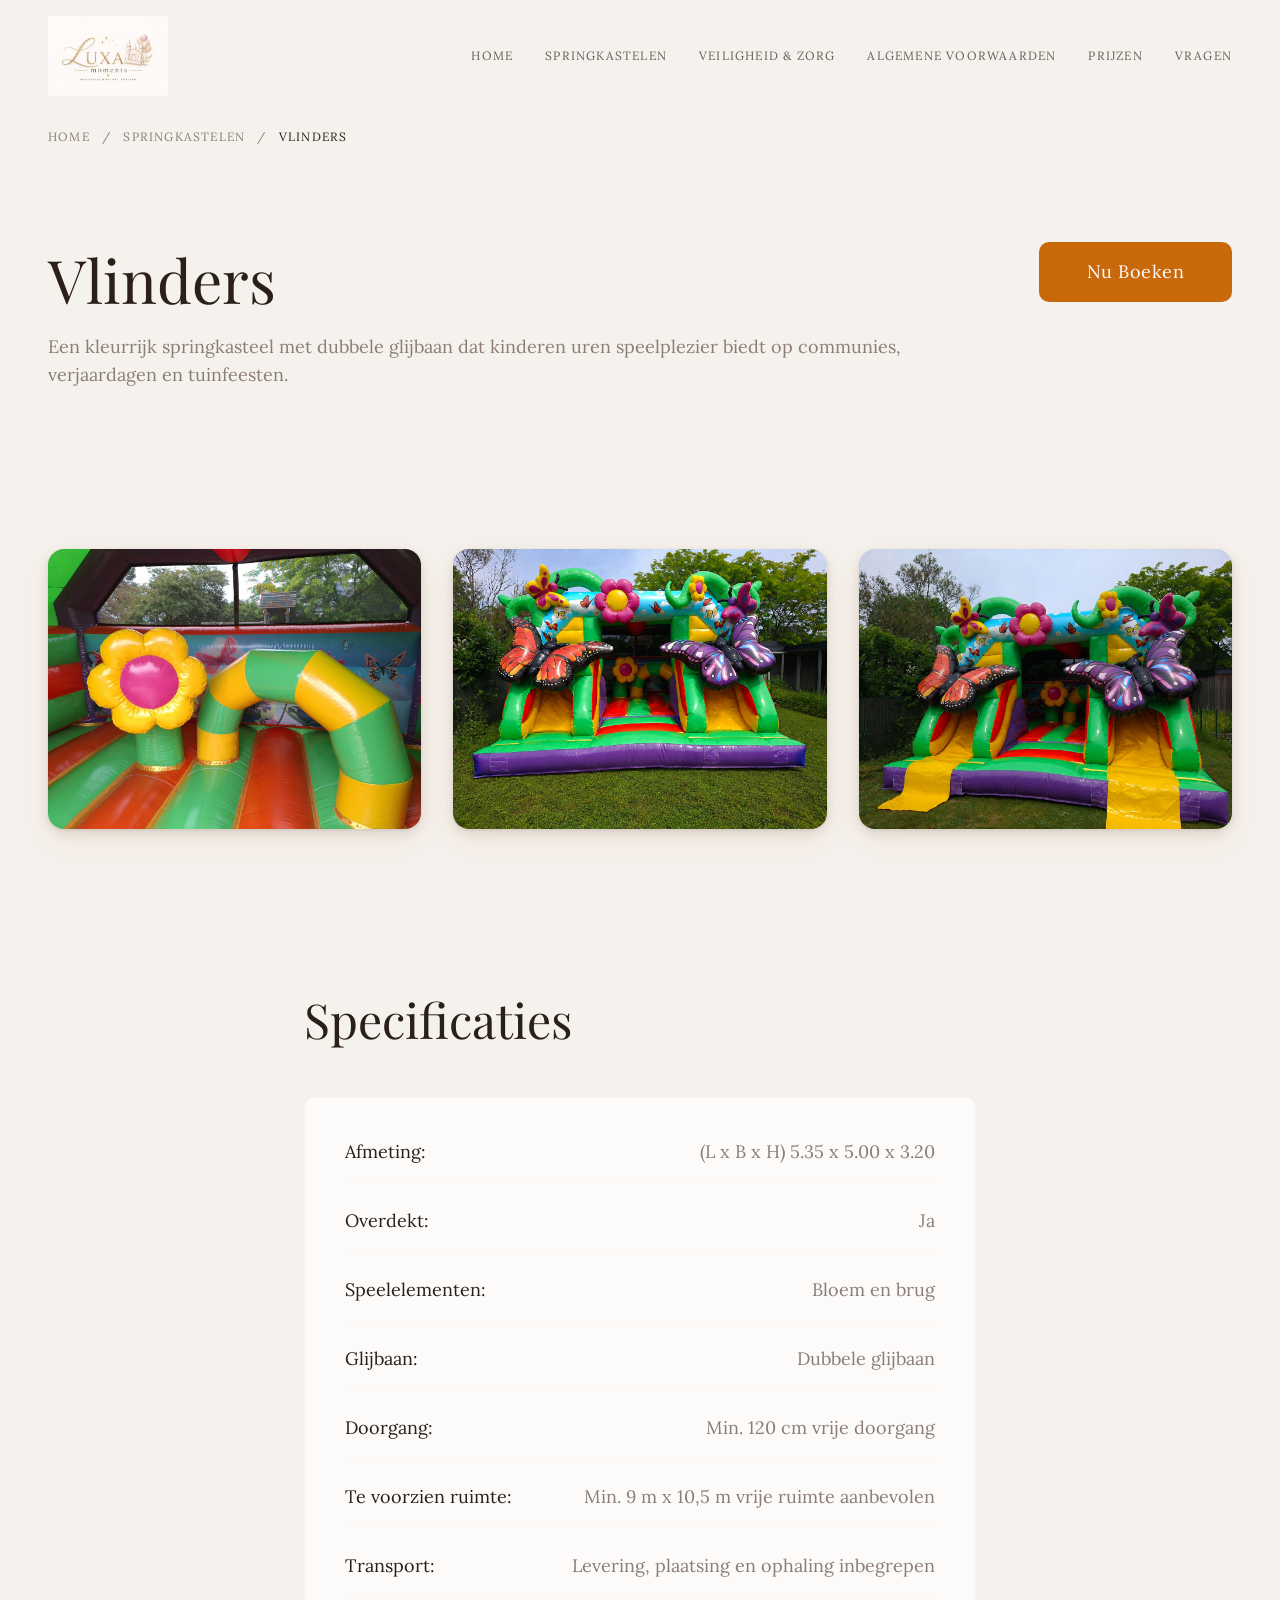
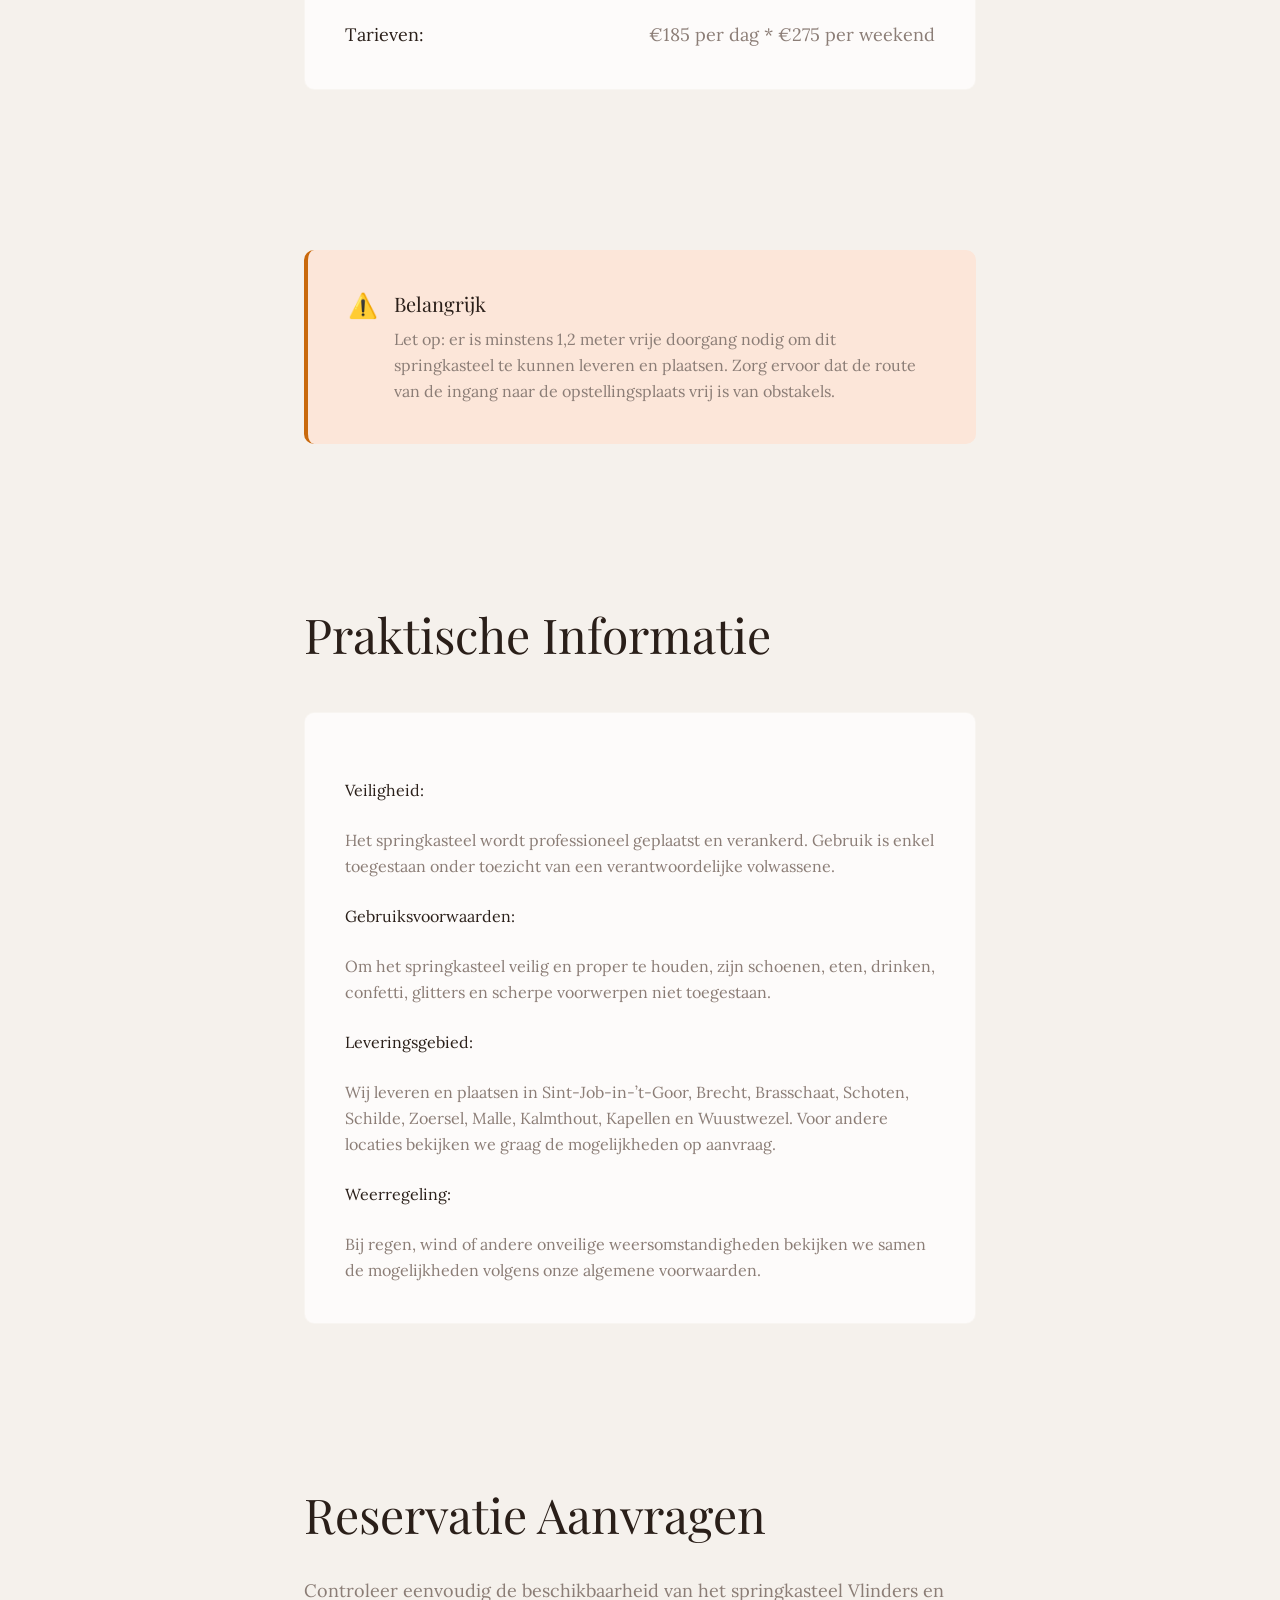
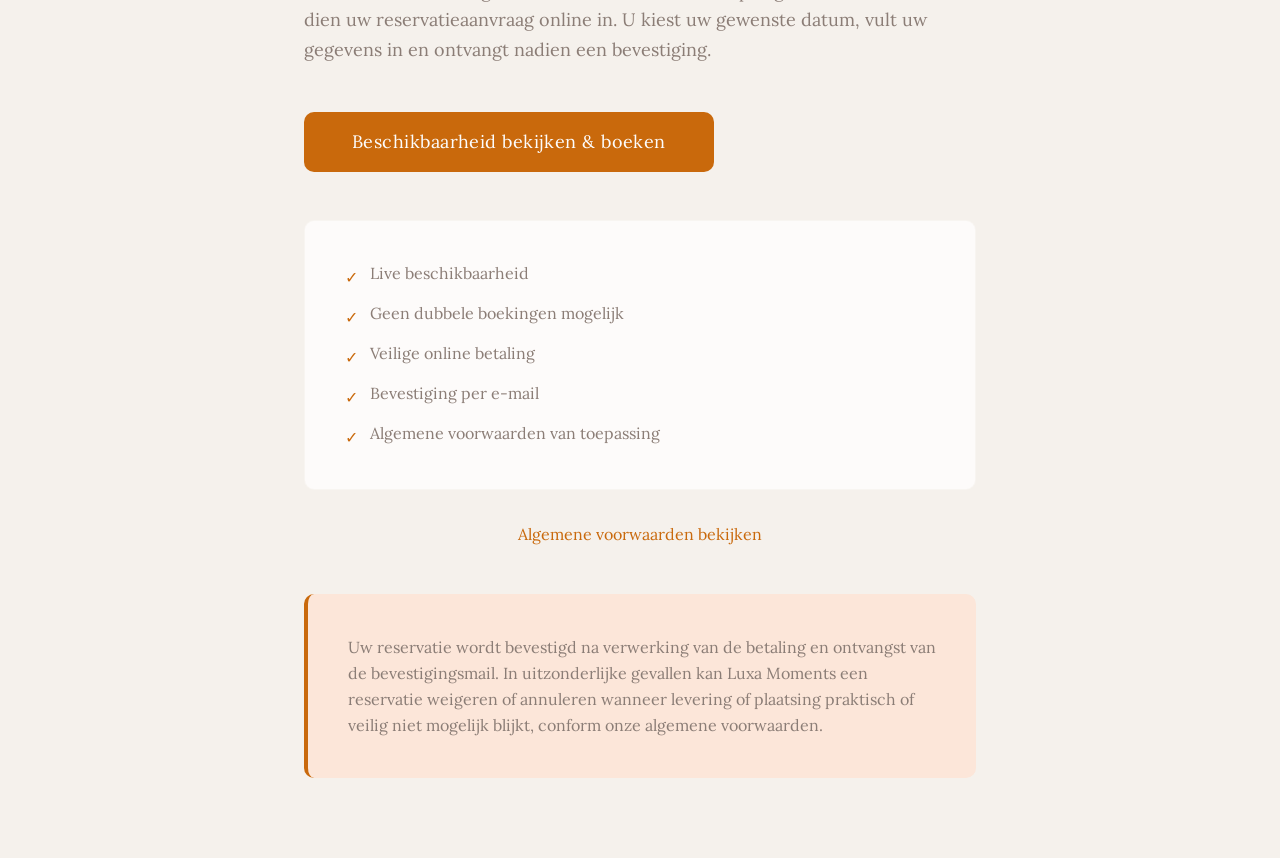
<file: product/vlinders/index.html>
<!DOCTYPE html>
<html lang="nl"> <head><meta charset="utf-8"/><meta content="width=device-width" name="viewport"/><meta content="Astro v5.14.3" name="generator"/><title>Vlinders - Premium Springkasteel - Vlinders</title><meta content="Vlinders premium springkasteel. Verhuur een luxe inflatable castle voor uw evenement. Boek nu via ons eenvoudige reservatieformulier." name="description"/><link href="https://www.luxamoments.be/product/vlinders/" rel="canonical"/><link href="../../assets/luxa-asset-0911e2b9-5da9-11f1-bbfd-0242ac110002-png-thumbnail_image.png" rel="shortcut icon"/><link href="../../assets/luxa-css-algemene-voorwaarden.P5QmdC7P.css" rel="stylesheet"/>
</head><body><p></p> <header class="sticky top-0 z-50 bg-background border-b border-border/30"> <nav class="max-w-7xl mx-auto px-6 sm:px-8 lg:px-12"> <div class="flex justify-between items-center py-4"> <a class="flex-shrink-0 hover:opacity-85 transition" href="../../index.html"> <img alt="Vlinders logo" class="h-20 w-auto" src="../../assets/luxa-asset-09d299f4-5da9-11f1-b760-0242ac110002-d8cf9e96-e2f9-4f1a-a914-3a374a99c22c.png"/> </a> <ul class="hidden md:flex gap-8 text-xs tracking-widest uppercase"> <li><a class="hover:text-primary transition text-foreground/70 hover:text-foreground font-light" href="../../index.html">Home</a></li> <li><a class="hover:text-primary transition text-foreground/70 hover:text-foreground font-light" href="../../index.html">Springkastelen</a></li> <li><a class="hover:text-primary transition text-foreground/70 hover:text-foreground font-light" href="../../index.html">Veiligheid &amp; Zorg</a></li> <li><a class="hover:text-primary transition text-foreground/70 hover:text-foreground font-light" href="../../algemene-voorwaarden/index.html">Algemene Voorwaarden</a></li> <li><a class="hover:text-primary transition text-foreground/70 hover:text-foreground font-light" href="../../index.html">Prijzen</a></li>  <li><a class="hover:text-primary transition text-foreground/70 hover:text-foreground font-light" href="../../index.html">Vragen</a></li> </ul> <button aria-label="Toggle menu" class="md:hidden p-2 hover:bg-secondary rounded transition" id="mobile-menu-btn"> <svg class="w-6 h-6" fill="none" stroke="currentColor" viewbox="0 0 24 24"> <path d="M4 6h16M4 12h16M4 18h16" stroke-linecap="round" stroke-linejoin="round" stroke-width="2"></path> </svg> </button> </div> <div class="hidden md:hidden mt-4 space-y-2 pb-4" id="mobile-menu"> <a class="block px-3 py-2 hover:bg-secondary rounded transition" href="../../index.html">Home</a> <a class="block px-3 py-2 hover:bg-secondary rounded transition" href="../../index.html">Springkastelen</a> <a class="block px-3 py-2 hover:bg-secondary rounded transition" href="../../index.html">Veiligheid &amp; Zorg</a> <a class="block px-3 py-2 hover:bg-secondary rounded transition" href="../../algemene-voorwaarden/index.html">Algemene Voorwaarden</a> <a class="block px-3 py-2 hover:bg-secondary rounded transition" href="../../index.html">Prijzen</a>  <a class="block px-3 py-2 hover:bg-secondary rounded transition" href="../../index.html">Vragen</a> </div> </nav> </header> <script type="module">const n=document.getElementById("mobile-menu-btn"),e=document.getElementById("mobile-menu");n&&n.addEventListener("click",()=>{e?.classList.toggle("hidden")});const i=e?.querySelectorAll("a");i?.forEach(t=>{t.addEventListener("click",()=>{e?.classList.add("hidden")})});</script> <!-- Breadcrumb --> <nav class="bg-background border-b border-border/30" id="breadcrumb"> <div class="max-w-7xl mx-auto px-6 sm:px-8 lg:px-12 py-4"> <div class="text-xs tracking-widest uppercase text-muted-foreground"> <a class="hover:text-primary transition" href="../../index.html">Home</a> <span class="mx-2">/</span> <a class="hover:text-primary transition" href="../../index.html">Springkastelen</a> <span class="mx-2">/</span> <span class="text-foreground font-light">Vlinders</span> </div> </div> </nav> <!-- Product Title Section --> <section class="py-16 md:py-20 bg-background" id="product-title"> <div class="max-w-7xl mx-auto px-6 sm:px-8 lg:px-12"> <div class="flex flex-col md:flex-row md:items-start md:justify-between gap-8"> <div class="flex-1"> <h1 class="text-4xl md:text-5xl lg:text-6xl font-light text-foreground leading-tight">
Vlinders
</h1> <p class="text-lg text-muted-foreground font-light mt-4">
Een kleurrijk springkasteel met dubbele glijbaan dat kinderen uren speelplezier biedt op communies, verjaardagen en tuinfeesten.
</p> </div> <div class="flex-shrink-0"> <a class="inline-block bg-primary hover:bg-primary/90 text-primary-foreground px-12 py-4 rounded-lg font-light tracking-wide transition text-lg whitespace-nowrap" href="https://luxa-events.booqableshop.com/">
Nu Boeken
</a> </div> </div> </div> </section> <!-- Product Gallery Section --> <section class="py-16 md:py-20 bg-background" id="product-gallery"> <div class="max-w-7xl mx-auto px-6 sm:px-8 lg:px-12"> <div class="grid md:grid-cols-3 gap-6 lg:gap-8"> <div class="overflow-hidden rounded-2xl shadow-xl fade-in-soft"> <img alt="Vlinders springkasteel voorkant" class="w-full h-auto object-cover" src="../../assets/luxa-asset-5d9e88fa-5e84-11f1-8219-0242ac110002-jpg-regular_image.jpeg"/> </div> <div class="overflow-hidden rounded-2xl shadow-xl fade-in-soft"> <img alt="Vlinders springkasteel detail" class="w-full h-auto object-cover" src="../../assets/luxa-asset-08edc189-5daa-11f1-bb80-0242ac110002-png-regular_image.png"/> </div> <div class="overflow-hidden rounded-2xl shadow-xl fade-in-soft"> <img alt="Vlinders in gebruik" class="w-full h-auto object-cover" src="../../assets/luxa-asset-84efc4c8-5e85-11f1-a2c8-0242ac110002-png-regular_image.png"/> </div> </div> </div> </section> <!-- Specifications Section --> <section class="py-16 md:py-20 bg-background" id="specifications"> <div class="max-w-3xl mx-auto px-6 sm:px-8 lg:px-12"> <h2 class="text-4xl md:text-5xl font-light text-foreground mb-12 leading-tight">
Specificaties
</h2> <div class="bg-card border border-border/40 rounded-lg p-8 md:p-10 space-y-6"> <div class="flex justify-between items-start pb-4 border-b border-border/20"> <span class="text-lg font-light text-foreground">Afmeting:</span> <span class="text-lg text-muted-foreground font-light">(L x B x H) 5.35 x 5.00 x 3.20 </span> </div> <div class="flex justify-between items-start pb-4 border-b border-border/20"> <span class="text-lg font-light text-foreground">Overdekt:</span> <span class="text-lg text-muted-foreground font-light">Ja</span> </div> <div class="flex justify-between items-start pb-4 border-b border-border/20"> <span class="text-lg font-light text-foreground">Speelelementen:</span> <span class="text-lg text-muted-foreground font-light">Bloem en brug </span> </div> <div class="flex justify-between items-start pb-4 border-b border-border/20"> <span class="text-lg font-light text-foreground">Glijbaan:</span> <span class="text-lg text-muted-foreground font-light">Dubbele glijbaan </span> </div> <div class="flex justify-between items-start pb-4 border-b border-border/20"> <span class="text-lg font-light text-foreground">Doorgang:</span> <span class="text-lg text-muted-foreground font-light">Min. 120 cm vrije doorgang </span> </div> <div class="flex justify-between items-start pb-4 border-b border-border/20"> <span class="text-lg font-light text-foreground">Te voorzien ruimte:</span> <span class="text-lg text-muted-foreground font-light">Min. 9 m x 10,5 m vrije ruimte aanbevolen</span> </div> <div class="flex justify-between items-start pb-4 border-b border-border/20"> <span class="text-lg font-light text-foreground">Transport:</span> <span class="text-lg text-muted-foreground font-light">Levering, plaatsing en ophaling inbegrepen</span> </div> <div class="flex justify-between items-start"> <span class="text-lg font-light text-foreground">Tarieven:</span> <span class="text-lg text-muted-foreground font-light">€185 per dag * €275 per weekend</span> </div> </div> </div> </section> <!-- Important Notice Section --> <section class="py-16 md:py-20 bg-background" id="important-notice"> <div class="max-w-3xl mx-auto px-6 sm:px-8 lg:px-12"> <div class="bg-gold-light border-l-4 border-primary rounded-lg p-8 md:p-10 space-y-4"> <div class="flex gap-4 items-start"> <span class="text-2xl flex-shrink-0">⚠️</span> <div> <h3 class="text-xl font-light text-foreground mb-2">Belangrijk</h3> <p class="text-muted-foreground font-light leading-relaxed">
Let op: er is minstens 1,2 meter vrije doorgang nodig om dit springkasteel te kunnen leveren en plaatsen. Zorg ervoor dat de route van de ingang naar de opstellingsplaats vrij is van obstakels.
</p> </div> </div> </div> </div> </section> <!-- Extra Info Section --> <section class="py-16 md:py-20 bg-background" id="extra-info"> <div class="max-w-3xl mx-auto px-6 sm:px-8 lg:px-12"> <h2 class="text-4xl md:text-5xl font-light text-foreground mb-12 leading-tight">
Praktische Informatie
</h2> <div class="bg-card border border-border/40 rounded-lg p-8 md:p-10"> <div class="space-y-6 text-muted-foreground leading-relaxed font-light"> <p> </p><div class="editable-field" data-astro-cid-3xpu2v6x="" data-field-name="vlinders_safety_label"> <div class="text-foreground font-light block mb-2" data-astro-cid-3xpu2v6x="">Veiligheid:</div> </div> <div class="editable-field" data-astro-cid-3xpu2v6x="" data-field-name="vlinders_safety_text"> <div class="text-muted-foreground leading-relaxed font-light" data-astro-cid-3xpu2v6x="">Het springkasteel wordt professioneel geplaatst en verankerd. Gebruik is enkel toegestaan onder toezicht van een verantwoordelijke volwassene.</div> </div> <p> </p><div class="editable-field" data-astro-cid-3xpu2v6x="" data-field-name="vlinders_usage_label"> <div class="text-foreground font-light block mb-2" data-astro-cid-3xpu2v6x="">Gebruiksvoorwaarden:</div> </div> <div class="editable-field" data-astro-cid-3xpu2v6x="" data-field-name="vlinders_usage_text"> <div class="text-muted-foreground leading-relaxed font-light" data-astro-cid-3xpu2v6x="">Om het springkasteel veilig en proper te houden, zijn schoenen, eten, drinken, confetti, glitters en scherpe voorwerpen niet toegestaan.</div> </div> <p> </p><div class="editable-field" data-astro-cid-3xpu2v6x="" data-field-name="vlinders_delivery_label"> <div class="text-foreground font-light block mb-2" data-astro-cid-3xpu2v6x="">Leveringsgebied:</div> </div> <div class="editable-field" data-astro-cid-3xpu2v6x="" data-field-name="vlinders_delivery_text"> <div class="text-muted-foreground leading-relaxed font-light" data-astro-cid-3xpu2v6x="">Wij leveren en plaatsen in Sint-Job-in-’t-Goor, Brecht, Brasschaat, Schoten, Schilde, Zoersel, Malle, Kalmthout, Kapellen en Wuustwezel. Voor andere locaties bekijken we graag de mogelijkheden op aanvraag.</div> </div> <p> </p><div class="editable-field" data-astro-cid-3xpu2v6x="" data-field-name="vlinders_insurance_label"> <div class="text-foreground font-light block mb-2" data-astro-cid-3xpu2v6x="">Weerregeling:</div> </div> <div class="editable-field" data-astro-cid-3xpu2v6x="" data-field-name="vlinders_insurance_text"> <div class="text-muted-foreground leading-relaxed font-light" data-astro-cid-3xpu2v6x="">Bij regen, wind of andere onveilige weersomstandigheden bekijken we samen de mogelijkheden volgens onze algemene voorwaarden.</div> </div> </div> </div> </div> </section> <!-- Booqable Booking Section --> <section class="py-16 md:py-20 bg-background" id="reservatie-aanvragen"> <div class="max-w-3xl mx-auto px-6 sm:px-8 lg:px-12"> <h2 class="text-4xl md:text-5xl font-light text-foreground mb-8 leading-tight">
Reservatie Aanvragen
</h2> <!-- Intro Text --> <p class="text-lg text-muted-foreground font-light mb-12 leading-relaxed">
Controleer eenvoudig de beschikbaarheid van het springkasteel Vlinders en dien uw reservatieaanvraag online in. U kiest uw gewenste datum, vult uw gegevens in en ontvangt nadien een bevestiging.
</p> <!-- Primary Booking Button --> <div class="mb-12"> <a class="inline-block w-full sm:w-auto text-center bg-primary hover:bg-primary/90 text-primary-foreground px-12 py-4 rounded-lg font-light tracking-wide transition text-lg" href="https://luxa-events.booqableshop.com/">
Beschikbaarheid bekijken &amp; boeken
</a> </div> <!-- Trust & Clarity Block --> <div class="bg-card border border-border/40 rounded-lg p-8 md:p-10 mb-8"> <div class="space-y-3"> <div class="flex items-start gap-3"> <span class="text-primary font-light flex-shrink-0 mt-1">✓</span> <span class="text-muted-foreground font-light">Live beschikbaarheid</span> </div> <div class="flex items-start gap-3"> <span class="text-primary font-light flex-shrink-0 mt-1">✓</span> <span class="text-muted-foreground font-light">Geen dubbele boekingen mogelijk</span> </div> <div class="flex items-start gap-3"> <span class="text-primary font-light flex-shrink-0 mt-1">✓</span> <span class="text-muted-foreground font-light">Veilige online betaling</span> </div> <div class="flex items-start gap-3"> <span class="text-primary font-light flex-shrink-0 mt-1">✓</span> <span class="text-muted-foreground font-light">Bevestiging per e-mail</span> </div> <div class="flex items-start gap-3"> <span class="text-primary font-light flex-shrink-0 mt-1">✓</span> <span class="text-muted-foreground font-light">Algemene voorwaarden van toepassing</span> </div> </div> </div> <!-- Terms Link --> <div class="text-center"> <a class="text-primary hover:underline font-light" href="../../terms/index.html" rel="noopener noreferrer" target="_blank">
Algemene voorwaarden bekijken
</a> </div> <!-- Important Notice --> <div class="mt-12 bg-gold-light border-l-4 border-primary rounded-lg p-8 md:p-10"> <p class="text-muted-foreground font-light leading-relaxed">
Uw reservatie wordt bevestigd na verwerking van de betaling en ontvangst van de bevestigingsmail. In uitzonderlijke gevallen kan Luxa Moments een reservatie weigeren of annuleren wanneer levering of plaatsing praktisch of veilig niet mogelijk blijkt, conform onze algemene voorwaarden.
</p> </div> </div> </section> </body></html>
</file>
<file: assets/luxa-css-algemene-voorwaarden.P5QmdC7P.css>
@import"https://fonts.googleapis.com/css2?family=Playfair+Display:wght@400;500;600;700&family=Lora:wght@400;500;600&display=swap";/*! tailwindcss v4.1.14 | MIT License | https://tailwindcss.com */@layer properties{@supports (((-webkit-hyphens:none)) and (not (margin-trim:inline))) or ((-moz-orient:inline) and (not (color:rgb(from red r g b)))){*,:before,:after,::backdrop{--tw-translate-x:0;--tw-translate-y:0;--tw-translate-z:0;--tw-rotate-x:initial;--tw-rotate-y:initial;--tw-rotate-z:initial;--tw-skew-x:initial;--tw-skew-y:initial;--tw-space-y-reverse:0;--tw-border-style:solid;--tw-leading:initial;--tw-font-weight:initial;--tw-tracking:initial;--tw-ordinal:initial;--tw-slashed-zero:initial;--tw-numeric-figure:initial;--tw-numeric-spacing:initial;--tw-numeric-fraction:initial;--tw-shadow:0 0 #0000;--tw-shadow-color:initial;--tw-shadow-alpha:100%;--tw-inset-shadow:0 0 #0000;--tw-inset-shadow-color:initial;--tw-inset-shadow-alpha:100%;--tw-ring-color:initial;--tw-ring-shadow:0 0 #0000;--tw-inset-ring-color:initial;--tw-inset-ring-shadow:0 0 #0000;--tw-ring-inset:initial;--tw-ring-offset-width:0px;--tw-ring-offset-color:#fff;--tw-ring-offset-shadow:0 0 #0000;--tw-outline-style:solid;--tw-duration:initial;--tw-ease:initial;--tw-scale-x:1;--tw-scale-y:1;--tw-scale-z:1;--tw-content:"";--tw-animation-delay:0s;--tw-animation-direction:normal;--tw-animation-duration:initial;--tw-animation-fill-mode:none;--tw-animation-iteration-count:1;--tw-enter-blur:0;--tw-enter-opacity:1;--tw-enter-rotate:0;--tw-enter-scale:1;--tw-enter-translate-x:0;--tw-enter-translate-y:0;--tw-exit-blur:0;--tw-exit-opacity:1;--tw-exit-rotate:0;--tw-exit-scale:1;--tw-exit-translate-x:0;--tw-exit-translate-y:0}}}@layer theme{:root,:host{--font-sans:ui-sans-serif,system-ui,sans-serif,"Apple Color Emoji","Segoe UI Emoji","Segoe UI Symbol","Noto Color Emoji";--font-serif:ui-serif,Georgia,Cambria,"Times New Roman",Times,serif;--font-mono:ui-monospace,SFMono-Regular,Menlo,Monaco,Consolas,"Liberation Mono","Courier New",monospace;--color-red-50:oklch(97.1% .013 17.38);--color-red-200:oklch(88.5% .062 18.334);--color-red-800:oklch(44.4% .177 26.899);--color-green-50:oklch(98.2% .018 155.826);--color-green-200:oklch(92.5% .084 155.995);--color-green-800:oklch(44.8% .119 151.328);--color-purple-400:oklch(71.4% .203 305.504);--color-purple-500:oklch(62.7% .265 303.9);--color-purple-700:oklch(49.6% .265 301.924);--color-black:#000;--color-white:#fff;--spacing:.25rem;--container-sm:24rem;--container-md:28rem;--container-lg:32rem;--container-2xl:42rem;--container-3xl:48rem;--container-4xl:56rem;--container-5xl:64rem;--container-7xl:80rem;--text-xs:.75rem;--text-xs--line-height:calc(1/.75);--text-sm:.875rem;--text-sm--line-height:calc(1.25/.875);--text-base:1rem;--text-base--line-height: 1.5 ;--text-lg:1.125rem;--text-lg--line-height:calc(1.75/1.125);--text-xl:1.25rem;--text-xl--line-height:calc(1.75/1.25);--text-2xl:1.5rem;--text-2xl--line-height:calc(2/1.5);--text-3xl:1.875rem;--text-3xl--line-height: 1.2 ;--text-4xl:2.25rem;--text-4xl--line-height:calc(2.5/2.25);--text-5xl:3rem;--text-5xl--line-height:1;--text-6xl:3.75rem;--text-6xl--line-height:1;--text-7xl:4.5rem;--text-7xl--line-height:1;--text-8xl:6rem;--text-8xl--line-height:1;--font-weight-light:300;--font-weight-normal:400;--font-weight-medium:500;--font-weight-semibold:600;--tracking-tight:-.025em;--tracking-wide:.025em;--tracking-widest:.1em;--leading-tight:1.25;--leading-snug:1.375;--leading-normal:1.5;--leading-relaxed:1.625;--radius-xs:.125rem;--radius-sm:calc(var(--radius) - 4px);--radius-md:calc(var(--radius) - 2px);--radius-lg:var(--radius);--radius-xl:calc(var(--radius) + 4px);--radius-2xl:1rem;--radius-3xl:1.5rem;--ease-in-out:cubic-bezier(.4,0,.2,1);--animate-spin:spin 1s linear infinite;--animate-pulse:pulse 2s cubic-bezier(.4,0,.6,1)infinite;--aspect-video:16/9;--default-transition-duration:.15s;--default-transition-timing-function:cubic-bezier(.4,0,.2,1);--default-font-family:var(--font-sans);--default-mono-font-family:var(--font-mono);--color-background:var(--background);--color-foreground:var(--foreground);--color-card:var(--card);--color-card-foreground:var(--card-foreground);--color-popover:var(--popover);--color-popover-foreground:var(--popover-foreground);--color-primary:var(--primary);--color-primary-foreground:var(--primary-foreground);--color-secondary:var(--secondary);--color-secondary-foreground:var(--secondary-foreground);--color-muted:var(--muted);--color-muted-foreground:var(--muted-foreground);--color-accent:var(--accent);--color-accent-foreground:var(--accent-foreground);--color-destructive:var(--destructive);--color-border:var(--border);--color-input:var(--input);--color-ring:var(--ring);--color-chart-1:var(--chart-1);--color-chart-2:var(--chart-2);--color-chart-3:var(--chart-3);--color-chart-4:var(--chart-4);--color-chart-5:var(--chart-5);--color-sidebar:var(--sidebar);--color-sidebar-foreground:var(--sidebar-foreground);--color-sidebar-primary:var(--sidebar-primary);--color-sidebar-primary-foreground:var(--sidebar-primary-foreground);--color-sidebar-accent:var(--sidebar-accent);--color-sidebar-accent-foreground:var(--sidebar-accent-foreground);--color-sidebar-border:var(--sidebar-border);--color-sidebar-ring:var(--sidebar-ring)}}@layer base{*,:after,:before,::backdrop{box-sizing:border-box;border:0 solid;margin:0;padding:0}::file-selector-button{box-sizing:border-box;border:0 solid;margin:0;padding:0}html,:host{-webkit-text-size-adjust:100%;tab-size:4;line-height:1.5;font-family:var(--default-font-family,ui-sans-serif,system-ui,sans-serif,"Apple Color Emoji","Segoe UI Emoji","Segoe UI Symbol","Noto Color Emoji");font-feature-settings:var(--default-font-feature-settings,normal);font-variation-settings:var(--default-font-variation-settings,normal);-webkit-tap-highlight-color:transparent}hr{height:0;color:inherit;border-top-width:1px}abbr:where([title]){-webkit-text-decoration:underline dotted;text-decoration:underline dotted}h1,h2,h3,h4,h5,h6{font-size:inherit;font-weight:inherit}a{color:inherit;-webkit-text-decoration:inherit;text-decoration:inherit}b,strong{font-weight:bolder}code,kbd,samp,pre{font-family:var(--default-mono-font-family,ui-monospace,SFMono-Regular,Menlo,Monaco,Consolas,"Liberation Mono","Courier New",monospace);font-feature-settings:var(--default-mono-font-feature-settings,normal);font-variation-settings:var(--default-mono-font-variation-settings,normal);font-size:1em}small{font-size:80%}sub,sup{vertical-align:baseline;font-size:75%;line-height:0;position:relative}sub{bottom:-.25em}sup{top:-.5em}table{text-indent:0;border-color:inherit;border-collapse:collapse}:-moz-focusring{outline:auto}progress{vertical-align:baseline}summary{display:list-item}ol,ul,menu{list-style:none}img,svg,video,canvas,audio,iframe,embed,object{vertical-align:middle;display:block}img,video{max-width:100%;height:auto}button,input,select,optgroup,textarea{font:inherit;font-feature-settings:inherit;font-variation-settings:inherit;letter-spacing:inherit;color:inherit;opacity:1;background-color:#0000;border-radius:0}::file-selector-button{font:inherit;font-feature-settings:inherit;font-variation-settings:inherit;letter-spacing:inherit;color:inherit;opacity:1;background-color:#0000;border-radius:0}:where(select:is([multiple],[size])) optgroup{font-weight:bolder}:where(select:is([multiple],[size])) optgroup option{padding-inline-start:20px}::file-selector-button{margin-inline-end:4px}::placeholder{opacity:1}@supports (not ((-webkit-appearance:-apple-pay-button))) or (contain-intrinsic-size:1px){::placeholder{color:currentColor}@supports (color:color-mix(in lab,red,red)){::placeholder{color:color-mix(in oklab,currentcolor 50%,transparent)}}}textarea{resize:vertical}::-webkit-search-decoration{-webkit-appearance:none}::-webkit-date-and-time-value{min-height:1lh;text-align:inherit}::-webkit-datetime-edit{display:inline-flex}::-webkit-datetime-edit-fields-wrapper{padding:0}::-webkit-datetime-edit{padding-block:0}::-webkit-datetime-edit-year-field{padding-block:0}::-webkit-datetime-edit-month-field{padding-block:0}::-webkit-datetime-edit-day-field{padding-block:0}::-webkit-datetime-edit-hour-field{padding-block:0}::-webkit-datetime-edit-minute-field{padding-block:0}::-webkit-datetime-edit-second-field{padding-block:0}::-webkit-datetime-edit-millisecond-field{padding-block:0}::-webkit-datetime-edit-meridiem-field{padding-block:0}::-webkit-calendar-picker-indicator{line-height:1}:-moz-ui-invalid{box-shadow:none}button,input:where([type=button],[type=reset],[type=submit]){appearance:button}::file-selector-button{appearance:button}::-webkit-inner-spin-button{height:auto}::-webkit-outer-spin-button{height:auto}[hidden]:where(:not([hidden=until-found])){display:none!important}*{border-color:var(--border);outline-color:var(--ring)}@supports (color:color-mix(in lab,red,red)){*{outline-color:color-mix(in oklab,var(--ring)50%,transparent)}}body{background-color:var(--background);font-family:var(--font-serif);color:var(--foreground)}h1,h2,h3,h4,h5,h6{--tw-font-weight:var(--font-weight-semibold);font-family:Playfair Display,serif;font-weight:var(--font-weight-semibold)}body,p,button,label,input,textarea,select{font-family:Lora,serif}select{appearance:none;background-image:url("data:image/svg+xml,%3Csvg xmlns='http://www.w3.org/2000/svg' width='12' height='12' viewBox='0 0 12 12'%3E%3Cpath fill='%23666' d='M1 4l5 4 5-4'/%3E%3C/svg%3E");background-position:right 1rem center;background-repeat:no-repeat;padding-right:2.5rem}}@layer components;@layer utilities{.\@container\/card-header{container:card-header/inline-size}.\@container\/field-group{container:field-group/inline-size}.pointer-events-none{pointer-events:none}.invisible{visibility:hidden}.visible{visibility:visible}.sr-only{clip-path:inset(50%);white-space:nowrap;border-width:0;width:1px;height:1px;margin:-1px;padding:0;position:absolute;overflow:hidden}.absolute{position:absolute}.fixed{position:fixed}.relative{position:relative}.static{position:static}.sticky{position:sticky}.inset-0{inset:calc(var(--spacing)*0)}.inset-x-0{inset-inline:calc(var(--spacing)*0)}.inset-y-0{inset-block:calc(var(--spacing)*0)}.-top-4{top:calc(var(--spacing)*-4)}.-top-12{top:calc(var(--spacing)*-12)}.top-0{top:calc(var(--spacing)*0)}.top-1\.5{top:calc(var(--spacing)*1.5)}.top-1\/2{top:50%}.top-3\.5{top:calc(var(--spacing)*3.5)}.top-4{top:calc(var(--spacing)*4)}.top-\[1px\]{top:1px}.top-\[50\%\]{top:50%}.top-\[60\%\]{top:60%}.top-full{top:100%}.-right-12{right:calc(var(--spacing)*-12)}.right-0{right:calc(var(--spacing)*0)}.right-1{right:calc(var(--spacing)*1)}.right-2{right:calc(var(--spacing)*2)}.right-3{right:calc(var(--spacing)*3)}.right-4{right:calc(var(--spacing)*4)}.-bottom-12{bottom:calc(var(--spacing)*-12)}.bottom-0{bottom:calc(var(--spacing)*0)}.-left-12{left:calc(var(--spacing)*-12)}.left-0{left:calc(var(--spacing)*0)}.left-1\/2{left:50%}.left-2{left:calc(var(--spacing)*2)}.left-8{left:calc(var(--spacing)*8)}.left-\[50\%\]{left:50%}.isolate{isolation:isolate}.-z-10{z-index:-10}.z-10{z-index:10}.z-20{z-index:20}.z-50{z-index:50}.z-\[1\]{z-index:1}.order-1{order:1}.order-2{order:2}.order-first{order:-9999}.order-last{order:9999}.col-start-2{grid-column-start:2}.row-span-2{grid-row:span 2/span 2}.row-start-1{grid-row-start:1}.container{width:100%}@media(min-width:40rem){.container{max-width:40rem}}@media(min-width:48rem){.container{max-width:48rem}}@media(min-width:64rem){.container{max-width:64rem}}@media(min-width:80rem){.container{max-width:80rem}}@media(min-width:96rem){.container{max-width:96rem}}.\!m-0{margin:calc(var(--spacing)*0)!important}.-mx-1{margin-inline:calc(var(--spacing)*-1)}.mx-2{margin-inline:calc(var(--spacing)*2)}.mx-3\.5{margin-inline:calc(var(--spacing)*3.5)}.mx-auto{margin-inline:auto}.-my-2{margin-block:calc(var(--spacing)*-2)}.my-0{margin-block:calc(var(--spacing)*0)}.my-0\.5{margin-block:calc(var(--spacing)*.5)}.my-1{margin-block:calc(var(--spacing)*1)}.-mt-4{margin-top:calc(var(--spacing)*-4)}.mt-1{margin-top:calc(var(--spacing)*1)}.mt-1\.5{margin-top:calc(var(--spacing)*1.5)}.mt-2{margin-top:calc(var(--spacing)*2)}.mt-4{margin-top:calc(var(--spacing)*4)}.mt-8{margin-top:calc(var(--spacing)*8)}.mt-12{margin-top:calc(var(--spacing)*12)}.mt-16{margin-top:calc(var(--spacing)*16)}.mt-24{margin-top:calc(var(--spacing)*24)}.mt-auto{margin-top:auto}.mr-\[5px\]{margin-right:5px}.mb-2{margin-bottom:calc(var(--spacing)*2)}.mb-3{margin-bottom:calc(var(--spacing)*3)}.mb-4{margin-bottom:calc(var(--spacing)*4)}.mb-6{margin-bottom:calc(var(--spacing)*6)}.mb-8{margin-bottom:calc(var(--spacing)*8)}.mb-10{margin-bottom:calc(var(--spacing)*10)}.mb-12{margin-bottom:calc(var(--spacing)*12)}.mb-16{margin-bottom:calc(var(--spacing)*16)}.-ml-4{margin-left:calc(var(--spacing)*-4)}.ml-1{margin-left:calc(var(--spacing)*1)}.ml-4{margin-left:calc(var(--spacing)*4)}.ml-auto{margin-left:auto}.line-clamp-1{-webkit-line-clamp:1;-webkit-box-orient:vertical;display:-webkit-box;overflow:hidden}.line-clamp-2{-webkit-line-clamp:2;-webkit-box-orient:vertical;display:-webkit-box;overflow:hidden}.block{display:block}.flex{display:flex}.grid{display:grid}.hidden{display:none}.inline{display:inline}.inline-block{display:inline-block}.inline-flex{display:inline-flex}.table{display:table}.table-caption{display:table-caption}.table-cell{display:table-cell}.table-row{display:table-row}.field-sizing-content{field-sizing:content}.aspect-square{aspect-ratio:1}.aspect-video{aspect-ratio:var(--aspect-video)}.size-\(--cell-size\){width:var(--cell-size);height:var(--cell-size)}.size-2{width:calc(var(--spacing)*2);height:calc(var(--spacing)*2)}.size-2\.5{width:calc(var(--spacing)*2.5);height:calc(var(--spacing)*2.5)}.size-3{width:calc(var(--spacing)*3);height:calc(var(--spacing)*3)}.size-3\.5{width:calc(var(--spacing)*3.5);height:calc(var(--spacing)*3.5)}.size-4{width:calc(var(--spacing)*4);height:calc(var(--spacing)*4)}.size-6{width:calc(var(--spacing)*6);height:calc(var(--spacing)*6)}.size-7{width:calc(var(--spacing)*7);height:calc(var(--spacing)*7)}.size-8{width:calc(var(--spacing)*8);height:calc(var(--spacing)*8)}.size-9{width:calc(var(--spacing)*9);height:calc(var(--spacing)*9)}.size-10{width:calc(var(--spacing)*10);height:calc(var(--spacing)*10)}.size-auto{width:auto;height:auto}.size-full{width:100%;height:100%}.h-\(--cell-size\){height:var(--cell-size)}.h-1\.5{height:calc(var(--spacing)*1.5)}.h-2{height:calc(var(--spacing)*2)}.h-2\.5{height:calc(var(--spacing)*2.5)}.h-4{height:calc(var(--spacing)*4)}.h-5{height:calc(var(--spacing)*5)}.h-6{height:calc(var(--spacing)*6)}.h-7{height:calc(var(--spacing)*7)}.h-8{height:calc(var(--spacing)*8)}.h-9{height:calc(var(--spacing)*9)}.h-10{height:calc(var(--spacing)*10)}.h-12{height:calc(var(--spacing)*12)}.h-16{height:calc(var(--spacing)*16)}.h-20{height:calc(var(--spacing)*20)}.h-24{height:calc(var(--spacing)*24)}.h-48{height:calc(var(--spacing)*48)}.h-96{height:calc(var(--spacing)*96)}.h-\[1\.15rem\]{height:1.15rem}.h-\[calc\(100\%-1px\)\]{height:calc(100% - 1px)}.h-\[var\(--radix-navigation-menu-viewport-height\)\]{height:var(--radix-navigation-menu-viewport-height)}.h-\[var\(--radix-select-trigger-height\)\]{height:var(--radix-select-trigger-height)}.h-auto{height:auto}.h-full{height:100%}.h-px{height:1px}.h-svh{height:100svh}.max-h-\(--radix-context-menu-content-available-height\){max-height:var(--radix-context-menu-content-available-height)}.max-h-\(--radix-dropdown-menu-content-available-height\){max-height:var(--radix-dropdown-menu-content-available-height)}.max-h-\(--radix-select-content-available-height\){max-height:var(--radix-select-content-available-height)}.max-h-\[300px\]{max-height:300px}.min-h-0{min-height:calc(var(--spacing)*0)}.min-h-4{min-height:calc(var(--spacing)*4)}.min-h-16{min-height:calc(var(--spacing)*16)}.min-h-screen{min-height:100vh}.min-h-svh{min-height:100svh}.w-\(--cell-size\){width:var(--cell-size)}.w-\(--sidebar-width\){width:var(--sidebar-width)}.w-0{width:calc(var(--spacing)*0)}.w-1{width:calc(var(--spacing)*1)}.w-2{width:calc(var(--spacing)*2)}.w-2\.5{width:calc(var(--spacing)*2.5)}.w-3{width:calc(var(--spacing)*3)}.w-3\/4{width:75%}.w-4{width:calc(var(--spacing)*4)}.w-5{width:calc(var(--spacing)*5)}.w-6{width:calc(var(--spacing)*6)}.w-8{width:calc(var(--spacing)*8)}.w-9{width:calc(var(--spacing)*9)}.w-10{width:calc(var(--spacing)*10)}.w-12{width:calc(var(--spacing)*12)}.w-16{width:calc(var(--spacing)*16)}.w-64{width:calc(var(--spacing)*64)}.w-72{width:calc(var(--spacing)*72)}.w-80{width:calc(var(--spacing)*80)}.w-\[100px\]{width:100px}.w-auto{width:auto}.w-fit{width:fit-content}.w-full{width:100%}.w-max{width:max-content}.w-px{width:1px}.max-w-\(--skeleton-width\){max-width:var(--skeleton-width)}.max-w-2xl{max-width:var(--container-2xl)}.max-w-3xl{max-width:var(--container-3xl)}.max-w-4xl{max-width:var(--container-4xl)}.max-w-5xl{max-width:var(--container-5xl)}.max-w-7xl{max-width:var(--container-7xl)}.max-w-\[calc\(100\%-2rem\)\]{max-width:calc(100% - 2rem)}.max-w-max{max-width:max-content}.max-w-md{max-width:var(--container-md)}.max-w-none{max-width:none}.max-w-sm{max-width:var(--container-sm)}.min-w-\(--cell-size\){min-width:var(--cell-size)}.min-w-0{min-width:calc(var(--spacing)*0)}.min-w-5{min-width:calc(var(--spacing)*5)}.min-w-8{min-width:calc(var(--spacing)*8)}.min-w-9{min-width:calc(var(--spacing)*9)}.min-w-10{min-width:calc(var(--spacing)*10)}.min-w-\[8rem\]{min-width:8rem}.min-w-\[12rem\]{min-width:12rem}.min-w-\[var\(--radix-select-trigger-width\)\]{min-width:var(--radix-select-trigger-width)}.flex-1{flex:1}.flex-shrink-0,.shrink-0{flex-shrink:0}.grow{flex-grow:1}.grow-0{flex-grow:0}.basis-full{flex-basis:100%}.caption-bottom{caption-side:bottom}.border-collapse{border-collapse:collapse}.origin-\(--radix-context-menu-content-transform-origin\){transform-origin:var(--radix-context-menu-content-transform-origin)}.origin-\(--radix-dropdown-menu-content-transform-origin\){transform-origin:var(--radix-dropdown-menu-content-transform-origin)}.origin-\(--radix-hover-card-content-transform-origin\){transform-origin:var(--radix-hover-card-content-transform-origin)}.origin-\(--radix-menubar-content-transform-origin\){transform-origin:var(--radix-menubar-content-transform-origin)}.origin-\(--radix-popover-content-transform-origin\){transform-origin:var(--radix-popover-content-transform-origin)}.origin-\(--radix-select-content-transform-origin\){transform-origin:var(--radix-select-content-transform-origin)}.origin-\(--radix-tooltip-content-transform-origin\){transform-origin:var(--radix-tooltip-content-transform-origin)}.-translate-x-1\/2{--tw-translate-x: -50% ;translate:var(--tw-translate-x)var(--tw-translate-y)}.-translate-x-px{--tw-translate-x:-1px;translate:var(--tw-translate-x)var(--tw-translate-y)}.translate-x-\[-50\%\]{--tw-translate-x:-50%;translate:var(--tw-translate-x)var(--tw-translate-y)}.translate-x-px{--tw-translate-x:1px;translate:var(--tw-translate-x)var(--tw-translate-y)}.-translate-y-1\/2{--tw-translate-y: -50% ;translate:var(--tw-translate-x)var(--tw-translate-y)}.translate-y-0\.5{--tw-translate-y:calc(var(--spacing)*.5);translate:var(--tw-translate-x)var(--tw-translate-y)}.translate-y-\[-50\%\]{--tw-translate-y:-50%;translate:var(--tw-translate-x)var(--tw-translate-y)}.translate-y-\[calc\(-50\%_-_2px\)\]{--tw-translate-y: calc(-50% - 2px) ;translate:var(--tw-translate-x)var(--tw-translate-y)}.rotate-45{rotate:45deg}.rotate-90{rotate:90deg}.transform{transform:var(--tw-rotate-x,)var(--tw-rotate-y,)var(--tw-rotate-z,)var(--tw-skew-x,)var(--tw-skew-y,)}.animate-caret-blink{animation:1.25s ease-out infinite caret-blink}.animate-in{animation:enter var(--tw-animation-duration,var(--tw-duration,.15s))var(--tw-ease,ease)var(--tw-animation-delay,0s)var(--tw-animation-iteration-count,1)var(--tw-animation-direction,normal)var(--tw-animation-fill-mode,none)}.animate-pulse{animation:var(--animate-pulse)}.animate-spin{animation:var(--animate-spin)}.cursor-default{cursor:default}.cursor-not-allowed{cursor:not-allowed}.cursor-pointer{cursor:pointer}.cursor-text{cursor:text}.touch-none{touch-action:none}.resize-none{resize:none}.scroll-my-1{scroll-margin-block:calc(var(--spacing)*1)}.scroll-py-1{scroll-padding-block:calc(var(--spacing)*1)}.list-disc{list-style-type:disc}.list-none{list-style-type:none}.appearance-none{appearance:none}.auto-rows-min{grid-auto-rows:min-content}.grid-cols-7{grid-template-columns:repeat(7,minmax(0,1fr))}.grid-cols-\[0_1fr\]{grid-template-columns:0 1fr}.grid-rows-\[auto_auto\]{grid-template-rows:auto auto}.flex-col{flex-direction:column}.flex-col-reverse{flex-direction:column-reverse}.flex-row{flex-direction:row}.flex-wrap{flex-wrap:wrap}.items-center{align-items:center}.items-end{align-items:flex-end}.items-start{align-items:flex-start}.items-stretch{align-items:stretch}.justify-between{justify-content:space-between}.justify-center{justify-content:center}.justify-start{justify-content:flex-start}.justify-items-start{justify-items:start}.gap-0\.5{gap:calc(var(--spacing)*.5)}.gap-1{gap:calc(var(--spacing)*1)}.gap-1\.5{gap:calc(var(--spacing)*1.5)}.gap-2{gap:calc(var(--spacing)*2)}.gap-2\.5{gap:calc(var(--spacing)*2.5)}.gap-3{gap:calc(var(--spacing)*3)}.gap-4{gap:calc(var(--spacing)*4)}.gap-6{gap:calc(var(--spacing)*6)}.gap-7{gap:calc(var(--spacing)*7)}.gap-8{gap:calc(var(--spacing)*8)}.gap-12{gap:calc(var(--spacing)*12)}.gap-16{gap:calc(var(--spacing)*16)}:where(.space-y-2>:not(:last-child)){--tw-space-y-reverse:0;margin-block-start:calc(calc(var(--spacing)*2)*var(--tw-space-y-reverse));margin-block-end:calc(calc(var(--spacing)*2)*calc(1 - var(--tw-space-y-reverse)))}:where(.space-y-3>:not(:last-child)){--tw-space-y-reverse:0;margin-block-start:calc(calc(var(--spacing)*3)*var(--tw-space-y-reverse));margin-block-end:calc(calc(var(--spacing)*3)*calc(1 - var(--tw-space-y-reverse)))}:where(.space-y-4>:not(:last-child)){--tw-space-y-reverse:0;margin-block-start:calc(calc(var(--spacing)*4)*var(--tw-space-y-reverse));margin-block-end:calc(calc(var(--spacing)*4)*calc(1 - var(--tw-space-y-reverse)))}:where(.space-y-5>:not(:last-child)){--tw-space-y-reverse:0;margin-block-start:calc(calc(var(--spacing)*5)*var(--tw-space-y-reverse));margin-block-end:calc(calc(var(--spacing)*5)*calc(1 - var(--tw-space-y-reverse)))}:where(.space-y-6>:not(:last-child)){--tw-space-y-reverse:0;margin-block-start:calc(calc(var(--spacing)*6)*var(--tw-space-y-reverse));margin-block-end:calc(calc(var(--spacing)*6)*calc(1 - var(--tw-space-y-reverse)))}:where(.space-y-8>:not(:last-child)){--tw-space-y-reverse:0;margin-block-start:calc(calc(var(--spacing)*8)*var(--tw-space-y-reverse));margin-block-end:calc(calc(var(--spacing)*8)*calc(1 - var(--tw-space-y-reverse)))}:where(.space-y-12>:not(:last-child)){--tw-space-y-reverse:0;margin-block-start:calc(calc(var(--spacing)*12)*var(--tw-space-y-reverse));margin-block-end:calc(calc(var(--spacing)*12)*calc(1 - var(--tw-space-y-reverse)))}:where(.space-y-16>:not(:last-child)){--tw-space-y-reverse:0;margin-block-start:calc(calc(var(--spacing)*16)*var(--tw-space-y-reverse));margin-block-end:calc(calc(var(--spacing)*16)*calc(1 - var(--tw-space-y-reverse)))}.gap-y-0\.5{row-gap:calc(var(--spacing)*.5)}.self-start{align-self:flex-start}.self-stretch{align-self:stretch}.justify-self-end{justify-self:flex-end}.overflow-auto{overflow:auto}.overflow-hidden{overflow:hidden}.overflow-x-auto{overflow-x:auto}.overflow-x-hidden{overflow-x:hidden}.overflow-y-auto{overflow-y:auto}.rounded{border-radius:.25rem}.rounded-2xl{border-radius:var(--radius-2xl)}.rounded-3xl{border-radius:var(--radius-3xl)}.rounded-\[2px\]{border-radius:2px}.rounded-\[4px\]{border-radius:4px}.rounded-\[calc\(var\(--radius\)-5px\)\]{border-radius:calc(var(--radius) - 5px)}.rounded-\[inherit\]{border-radius:inherit}.rounded-full{border-radius:3.40282e38px}.rounded-lg{border-radius:var(--radius)}.rounded-md{border-radius:calc(var(--radius) - 2px)}.rounded-none{border-radius:0}.rounded-sm{border-radius:calc(var(--radius) - 4px)}.rounded-xl{border-radius:calc(var(--radius) + 4px)}.rounded-xs{border-radius:var(--radius-xs)}.rounded-l-md{border-top-left-radius:calc(var(--radius) - 2px);border-bottom-left-radius:calc(var(--radius) - 2px)}.rounded-tl-sm{border-top-left-radius:calc(var(--radius) - 4px)}.rounded-r-md{border-top-right-radius:calc(var(--radius) - 2px);border-bottom-right-radius:calc(var(--radius) - 2px)}.border{border-style:var(--tw-border-style);border-width:1px}.border-0{border-style:var(--tw-border-style);border-width:0}.border-\[1\.5px\]{border-style:var(--tw-border-style);border-width:1.5px}.border-y{border-block-style:var(--tw-border-style);border-block-width:1px}.border-t{border-top-style:var(--tw-border-style);border-top-width:1px}.border-t-0{border-top-style:var(--tw-border-style);border-top-width:0}.border-r{border-right-style:var(--tw-border-style);border-right-width:1px}.border-b{border-bottom-style:var(--tw-border-style);border-bottom-width:1px}.border-l{border-left-style:var(--tw-border-style);border-left-width:1px}.border-l-4{border-left-style:var(--tw-border-style);border-left-width:4px}.border-dashed{--tw-border-style:dashed;border-style:dashed}.border-\(--color-border\){border-color:var(--color-border)}.border-border,.border-border\/20{border-color:var(--border)}@supports (color:color-mix(in lab,red,red)){.border-border\/20{border-color:color-mix(in oklab,var(--border)20%,transparent)}}.border-border\/30{border-color:var(--border)}@supports (color:color-mix(in lab,red,red)){.border-border\/30{border-color:color-mix(in oklab,var(--border)30%,transparent)}}.border-border\/40{border-color:var(--border)}@supports (color:color-mix(in lab,red,red)){.border-border\/40{border-color:color-mix(in oklab,var(--border)40%,transparent)}}.border-border\/50{border-color:var(--border)}@supports (color:color-mix(in lab,red,red)){.border-border\/50{border-color:color-mix(in oklab,var(--border)50%,transparent)}}.border-green-200{border-color:var(--color-green-200)}.border-input{border-color:var(--input)}.border-primary,.border-primary\/40{border-color:var(--primary)}@supports (color:color-mix(in lab,red,red)){.border-primary\/40{border-color:color-mix(in oklab,var(--primary)40%,transparent)}}.border-red-200{border-color:var(--color-red-200)}.border-sidebar-border{border-color:var(--sidebar-border)}.border-transparent{border-color:#0000}.border-t-transparent{border-top-color:#0000}.border-l-transparent{border-left-color:#0000}.bg-\(--color-bg\){background-color:var(--color-bg)}.bg-accent{background-color:var(--accent)}.bg-background{background-color:var(--background)}.bg-black\/50{background-color:#00000080}@supports (color:color-mix(in lab,red,red)){.bg-black\/50{background-color:color-mix(in oklab,var(--color-black)50%,transparent)}}.bg-border{background-color:var(--border)}.bg-card{background-color:var(--card)}.bg-destructive{background-color:var(--destructive)}.bg-foreground{background-color:var(--foreground)}.bg-green-50{background-color:var(--color-green-50)}.bg-input{background-color:var(--input)}.bg-muted,.bg-muted\/50{background-color:var(--muted)}@supports (color:color-mix(in lab,red,red)){.bg-muted\/50{background-color:color-mix(in oklab,var(--muted)50%,transparent)}}.bg-popover{background-color:var(--popover)}.bg-primary,.bg-primary\/20{background-color:var(--primary)}@supports (color:color-mix(in lab,red,red)){.bg-primary\/20{background-color:color-mix(in oklab,var(--primary)20%,transparent)}}.bg-purple-500{background-color:var(--color-purple-500)}.bg-red-50{background-color:var(--color-red-50)}.bg-secondary{background-color:var(--secondary)}.bg-sidebar{background-color:var(--sidebar)}.bg-sidebar-border{background-color:var(--sidebar-border)}.bg-transparent{background-color:#0000}.bg-white{background-color:var(--color-white)}.fill-current{fill:currentColor}.fill-foreground{fill:var(--foreground)}.fill-primary{fill:var(--primary)}.object-cover{object-fit:cover}.p-0{padding:calc(var(--spacing)*0)}.p-1{padding:calc(var(--spacing)*1)}.p-2{padding:calc(var(--spacing)*2)}.p-3{padding:calc(var(--spacing)*3)}.p-4{padding:calc(var(--spacing)*4)}.p-6{padding:calc(var(--spacing)*6)}.p-8{padding:calc(var(--spacing)*8)}.p-10{padding:calc(var(--spacing)*10)}.p-\[3px\]{padding:3px}.p-px{padding:1px}.px-\(--cell-size\){padding-inline:var(--cell-size)}.px-1{padding-inline:calc(var(--spacing)*1)}.px-1\.5{padding-inline:calc(var(--spacing)*1.5)}.px-2{padding-inline:calc(var(--spacing)*2)}.px-2\.5{padding-inline:calc(var(--spacing)*2.5)}.px-3{padding-inline:calc(var(--spacing)*3)}.px-4{padding-inline:calc(var(--spacing)*4)}.px-6{padding-inline:calc(var(--spacing)*6)}.px-8{padding-inline:calc(var(--spacing)*8)}.px-12{padding-inline:calc(var(--spacing)*12)}.py-0\.5{padding-block:calc(var(--spacing)*.5)}.py-1{padding-block:calc(var(--spacing)*1)}.py-1\.5{padding-block:calc(var(--spacing)*1.5)}.py-2{padding-block:calc(var(--spacing)*2)}.py-3{padding-block:calc(var(--spacing)*3)}.py-4{padding-block:calc(var(--spacing)*4)}.py-6{padding-block:calc(var(--spacing)*6)}.py-16{padding-block:calc(var(--spacing)*16)}.py-20{padding-block:calc(var(--spacing)*20)}.py-24{padding-block:calc(var(--spacing)*24)}.pt-0{padding-top:calc(var(--spacing)*0)}.pt-3{padding-top:calc(var(--spacing)*3)}.pt-4{padding-top:calc(var(--spacing)*4)}.pt-6{padding-top:calc(var(--spacing)*6)}.pt-8{padding-top:calc(var(--spacing)*8)}.pr-1{padding-right:calc(var(--spacing)*1)}.pr-2{padding-right:calc(var(--spacing)*2)}.pr-2\.5{padding-right:calc(var(--spacing)*2.5)}.pr-3{padding-right:calc(var(--spacing)*3)}.pr-8{padding-right:calc(var(--spacing)*8)}.pb-3{padding-bottom:calc(var(--spacing)*3)}.pb-4{padding-bottom:calc(var(--spacing)*4)}.pl-2{padding-left:calc(var(--spacing)*2)}.pl-3{padding-left:calc(var(--spacing)*3)}.pl-4{padding-left:calc(var(--spacing)*4)}.pl-6{padding-left:calc(var(--spacing)*6)}.pl-8{padding-left:calc(var(--spacing)*8)}.text-center{text-align:center}.text-left{text-align:left}.align-middle{vertical-align:middle}.font-mono{font-family:var(--font-mono)}.font-sans{font-family:var(--font-sans)}.text-2xl{font-size:var(--text-2xl);line-height:var(--tw-leading,var(--text-2xl--line-height))}.text-3xl{font-size:var(--text-3xl);line-height:var(--tw-leading,var(--text-3xl--line-height))}.text-4xl{font-size:var(--text-4xl);line-height:var(--tw-leading,var(--text-4xl--line-height))}.text-5xl{font-size:var(--text-5xl);line-height:var(--tw-leading,var(--text-5xl--line-height))}.text-6xl{font-size:var(--text-6xl);line-height:var(--tw-leading,var(--text-6xl--line-height))}.text-8xl{font-size:var(--text-8xl);line-height:var(--tw-leading,var(--text-8xl--line-height))}.text-base{font-size:var(--text-base);line-height:var(--tw-leading,var(--text-base--line-height))}.text-lg{font-size:var(--text-lg);line-height:var(--tw-leading,var(--text-lg--line-height))}.text-sm{font-size:var(--text-sm);line-height:var(--tw-leading,var(--text-sm--line-height))}.text-sm\/relaxed{font-size:var(--text-sm);line-height:var(--leading-relaxed)}.text-xl{font-size:var(--text-xl);line-height:var(--tw-leading,var(--text-xl--line-height))}.text-xs{font-size:var(--text-xs);line-height:var(--tw-leading,var(--text-xs--line-height))}.text-\[0\.8rem\]{font-size:.8rem}.leading-none{--tw-leading:1;line-height:1}.leading-normal{--tw-leading:var(--leading-normal);line-height:var(--leading-normal)}.leading-relaxed{--tw-leading:var(--leading-relaxed);line-height:var(--leading-relaxed)}.leading-snug{--tw-leading:var(--leading-snug);line-height:var(--leading-snug)}.leading-tight{--tw-leading:var(--leading-tight);line-height:var(--leading-tight)}.font-light{--tw-font-weight:var(--font-weight-light);font-weight:var(--font-weight-light)}.font-medium{--tw-font-weight:var(--font-weight-medium);font-weight:var(--font-weight-medium)}.font-normal{--tw-font-weight:var(--font-weight-normal);font-weight:var(--font-weight-normal)}.font-semibold{--tw-font-weight:var(--font-weight-semibold);font-weight:var(--font-weight-semibold)}.tracking-tight{--tw-tracking:var(--tracking-tight);letter-spacing:var(--tracking-tight)}.tracking-wide{--tw-tracking:var(--tracking-wide);letter-spacing:var(--tracking-wide)}.tracking-widest{--tw-tracking:var(--tracking-widest);letter-spacing:var(--tracking-widest)}.text-balance{text-wrap:balance}.break-words{overflow-wrap:break-word}.whitespace-nowrap{white-space:nowrap}.text-accent-foreground{color:var(--accent-foreground)}.text-background{color:var(--background)}.text-card-foreground{color:var(--card-foreground)}.text-current{color:currentColor}.text-destructive{color:var(--destructive)}.text-foreground,.text-foreground\/70{color:var(--foreground)}@supports (color:color-mix(in lab,red,red)){.text-foreground\/70{color:color-mix(in oklab,var(--foreground)70%,transparent)}}.text-foreground\/90{color:var(--foreground)}@supports (color:color-mix(in lab,red,red)){.text-foreground\/90{color:color-mix(in oklab,var(--foreground)90%,transparent)}}.text-green-800{color:var(--color-green-800)}.text-muted-foreground,.text-muted-foreground\/30{color:var(--muted-foreground)}@supports (color:color-mix(in lab,red,red)){.text-muted-foreground\/30{color:color-mix(in oklab,var(--muted-foreground)30%,transparent)}}.text-popover-foreground{color:var(--popover-foreground)}.text-primary{color:var(--primary)}.text-primary-foreground{color:var(--primary-foreground)}.text-red-800{color:var(--color-red-800)}.text-secondary-foreground{color:var(--secondary-foreground)}.text-sidebar-foreground,.text-sidebar-foreground\/70{color:var(--sidebar-foreground)}@supports (color:color-mix(in lab,red,red)){.text-sidebar-foreground\/70{color:color-mix(in oklab,var(--sidebar-foreground)70%,transparent)}}.text-white{color:var(--color-white)}.capitalize{text-transform:capitalize}.lowercase{text-transform:lowercase}.uppercase{text-transform:uppercase}.italic{font-style:italic}.tabular-nums{--tw-numeric-spacing:tabular-nums;font-variant-numeric:var(--tw-ordinal,)var(--tw-slashed-zero,)var(--tw-numeric-figure,)var(--tw-numeric-spacing,)var(--tw-numeric-fraction,)}.underline{text-decoration-line:underline}.underline-offset-4{text-underline-offset:4px}.opacity-0{opacity:0}.opacity-50{opacity:.5}.opacity-60{opacity:.6}.opacity-70{opacity:.7}.shadow{--tw-shadow:0 1px 3px 0 var(--tw-shadow-color,#0000001a),0 1px 2px -1px var(--tw-shadow-color,#0000001a);box-shadow:var(--tw-inset-shadow),var(--tw-inset-ring-shadow),var(--tw-ring-offset-shadow),var(--tw-ring-shadow),var(--tw-shadow)}.shadow-2xl{--tw-shadow:0 25px 50px -12px var(--tw-shadow-color,#00000040);box-shadow:var(--tw-inset-shadow),var(--tw-inset-ring-shadow),var(--tw-ring-offset-shadow),var(--tw-ring-shadow),var(--tw-shadow)}.shadow-\[0_0_0_1px_hsl\(var\(--sidebar-border\)\)\]{--tw-shadow:0 0 0 1px var(--tw-shadow-color,hsl(var(--sidebar-border)));box-shadow:var(--tw-inset-shadow),var(--tw-inset-ring-shadow),var(--tw-ring-offset-shadow),var(--tw-ring-shadow),var(--tw-shadow)}.shadow-lg{--tw-shadow:0 10px 15px -3px var(--tw-shadow-color,#0000001a),0 4px 6px -4px var(--tw-shadow-color,#0000001a);box-shadow:var(--tw-inset-shadow),var(--tw-inset-ring-shadow),var(--tw-ring-offset-shadow),var(--tw-ring-shadow),var(--tw-shadow)}.shadow-md{--tw-shadow:0 4px 6px -1px var(--tw-shadow-color,#0000001a),0 2px 4px -2px var(--tw-shadow-color,#0000001a);box-shadow:var(--tw-inset-shadow),var(--tw-inset-ring-shadow),var(--tw-ring-offset-shadow),var(--tw-ring-shadow),var(--tw-shadow)}.shadow-none{--tw-shadow:0 0 #0000;box-shadow:var(--tw-inset-shadow),var(--tw-inset-ring-shadow),var(--tw-ring-offset-shadow),var(--tw-ring-shadow),var(--tw-shadow)}.shadow-sm{--tw-shadow:0 1px 3px 0 var(--tw-shadow-color,#0000001a),0 1px 2px -1px var(--tw-shadow-color,#0000001a);box-shadow:var(--tw-inset-shadow),var(--tw-inset-ring-shadow),var(--tw-ring-offset-shadow),var(--tw-ring-shadow),var(--tw-shadow)}.shadow-xl{--tw-shadow:0 20px 25px -5px var(--tw-shadow-color,#0000001a),0 8px 10px -6px var(--tw-shadow-color,#0000001a);box-shadow:var(--tw-inset-shadow),var(--tw-inset-ring-shadow),var(--tw-ring-offset-shadow),var(--tw-ring-shadow),var(--tw-shadow)}.shadow-xs{--tw-shadow:0 1px 2px 0 var(--tw-shadow-color,#0000000d);box-shadow:var(--tw-inset-shadow),var(--tw-inset-ring-shadow),var(--tw-ring-offset-shadow),var(--tw-ring-shadow),var(--tw-shadow)}.ring-0{--tw-ring-shadow:var(--tw-ring-inset,)0 0 0 calc(0px + var(--tw-ring-offset-width))var(--tw-ring-color,currentcolor);box-shadow:var(--tw-inset-shadow),var(--tw-inset-ring-shadow),var(--tw-ring-offset-shadow),var(--tw-ring-shadow),var(--tw-shadow)}.ring-ring\/50{--tw-ring-color:var(--ring)}@supports (color:color-mix(in lab,red,red)){.ring-ring\/50{--tw-ring-color:color-mix(in oklab,var(--ring)50%,transparent)}}.ring-sidebar-ring{--tw-ring-color:var(--sidebar-ring)}.ring-offset-background{--tw-ring-offset-color:var(--background)}.outline-hidden{--tw-outline-style:none;outline-style:none}@media(forced-colors:active){.outline-hidden{outline-offset:2px;outline:2px solid #0000}}.outline{outline-style:var(--tw-outline-style);outline-width:1px}.transition{transition-property:color,background-color,border-color,outline-color,text-decoration-color,fill,stroke,--tw-gradient-from,--tw-gradient-via,--tw-gradient-to,opacity,box-shadow,transform,translate,scale,rotate,filter,-webkit-backdrop-filter,backdrop-filter,display,content-visibility,overlay,pointer-events;transition-timing-function:var(--tw-ease,var(--default-transition-timing-function));transition-duration:var(--tw-duration,var(--default-transition-duration))}.transition-\[color\,box-shadow\]{transition-property:color,box-shadow;transition-timing-function:var(--tw-ease,var(--default-transition-timing-function));transition-duration:var(--tw-duration,var(--default-transition-duration))}.transition-\[left\,right\,width\]{transition-property:left,right,width;transition-timing-function:var(--tw-ease,var(--default-transition-timing-function));transition-duration:var(--tw-duration,var(--default-transition-duration))}.transition-\[margin\,opacity\]{transition-property:margin,opacity;transition-timing-function:var(--tw-ease,var(--default-transition-timing-function));transition-duration:var(--tw-duration,var(--default-transition-duration))}.transition-\[width\,height\,padding\]{transition-property:width,height,padding;transition-timing-function:var(--tw-ease,var(--default-transition-timing-function));transition-duration:var(--tw-duration,var(--default-transition-duration))}.transition-\[width\]{transition-property:width;transition-timing-function:var(--tw-ease,var(--default-transition-timing-function));transition-duration:var(--tw-duration,var(--default-transition-duration))}.transition-all{transition-property:all;transition-timing-function:var(--tw-ease,var(--default-transition-timing-function));transition-duration:var(--tw-duration,var(--default-transition-duration))}.transition-colors{transition-property:color,background-color,border-color,outline-color,text-decoration-color,fill,stroke,--tw-gradient-from,--tw-gradient-via,--tw-gradient-to;transition-timing-function:var(--tw-ease,var(--default-transition-timing-function));transition-duration:var(--tw-duration,var(--default-transition-duration))}.transition-opacity{transition-property:opacity;transition-timing-function:var(--tw-ease,var(--default-transition-timing-function));transition-duration:var(--tw-duration,var(--default-transition-duration))}.transition-shadow{transition-property:box-shadow;transition-timing-function:var(--tw-ease,var(--default-transition-timing-function));transition-duration:var(--tw-duration,var(--default-transition-duration))}.transition-transform{transition-property:transform,translate,scale,rotate;transition-timing-function:var(--tw-ease,var(--default-transition-timing-function));transition-duration:var(--tw-duration,var(--default-transition-duration))}.transition-none{transition-property:none}.duration-100{--tw-duration:.1s;transition-duration:.1s}.duration-200{--tw-duration:.2s;transition-duration:.2s}.duration-300{--tw-duration:.3s;transition-duration:.3s}.duration-1000{--tw-duration:1s;transition-duration:1s}.ease-in-out{--tw-ease:var(--ease-in-out);transition-timing-function:var(--ease-in-out)}.ease-linear{--tw-ease:linear;transition-timing-function:linear}.fade-in-0{--tw-enter-opacity:0}.outline-none{--tw-outline-style:none;outline-style:none}.select-none{-webkit-user-select:none;user-select:none}.zoom-in-95{--tw-enter-scale:.95}.\[--cell-size\:--spacing\(8\)\]{--cell-size:calc(var(--spacing)*8)}.fade-in{--tw-enter-opacity:0}.running{animation-play-state:running}.group-focus-within\/menu-item\:opacity-100:is(:where(.group\/menu-item):focus-within *){opacity:1}@media(hover:hover){.group-hover\:translate-x-1:is(:where(.group):hover *){--tw-translate-x:calc(var(--spacing)*1);translate:var(--tw-translate-x)var(--tw-translate-y)}.group-hover\:scale-105:is(:where(.group):hover *){--tw-scale-x:105%;--tw-scale-y:105%;--tw-scale-z:105%;scale:var(--tw-scale-x)var(--tw-scale-y)}.group-hover\:text-primary:is(:where(.group):hover *){color:var(--primary)}.group-hover\/menu-item\:opacity-100:is(:where(.group\/menu-item):hover *){opacity:1}}.group-has-data-\[sidebar\=menu-action\]\/menu-item\:pr-8:is(:where(.group\/menu-item):has([data-sidebar=menu-action]) *){padding-right:calc(var(--spacing)*8)}.group-has-\[\[data-orientation\=horizontal\]\]\/field\:text-balance:is(:where(.group\/field):has([data-orientation=horizontal]) *){text-wrap:balance}.group-has-\[\[data-slot\=item-description\]\]\/item\:translate-y-0\.5:is(:where(.group\/item):has([data-slot=item-description]) *){--tw-translate-y:calc(var(--spacing)*.5);translate:var(--tw-translate-x)var(--tw-translate-y)}.group-has-\[\[data-slot\=item-description\]\]\/item\:self-start:is(:where(.group\/item):has([data-slot=item-description]) *){align-self:flex-start}.group-has-\[\>input\]\/input-group\:pt-2\.5:is(:where(.group\/input-group):has(>input) *){padding-top:calc(var(--spacing)*2.5)}.group-has-\[\>input\]\/input-group\:pb-2\.5:is(:where(.group\/input-group):has(>input) *){padding-bottom:calc(var(--spacing)*2.5)}.group-data-\[collapsible\=icon\]\:-mt-8:is(:where(.group)[data-collapsible=icon] *){margin-top:calc(var(--spacing)*-8)}.group-data-\[collapsible\=icon\]\:hidden:is(:where(.group)[data-collapsible=icon] *){display:none}.group-data-\[collapsible\=icon\]\:size-8\!:is(:where(.group)[data-collapsible=icon] *){width:calc(var(--spacing)*8)!important;height:calc(var(--spacing)*8)!important}.group-data-\[collapsible\=icon\]\:w-\(--sidebar-width-icon\):is(:where(.group)[data-collapsible=icon] *){width:var(--sidebar-width-icon)}.group-data-\[collapsible\=icon\]\:w-\[calc\(var\(--sidebar-width-icon\)\+\(--spacing\(4\)\)\)\]:is(:where(.group)[data-collapsible=icon] *){width:calc(var(--sidebar-width-icon) + (calc(var(--spacing)*4)))}.group-data-\[collapsible\=icon\]\:w-\[calc\(var\(--sidebar-width-icon\)\+\(--spacing\(4\)\)\+2px\)\]:is(:where(.group)[data-collapsible=icon] *){width:calc(var(--sidebar-width-icon) + (calc(var(--spacing)*4)) + 2px)}.group-data-\[collapsible\=icon\]\:overflow-hidden:is(:where(.group)[data-collapsible=icon] *){overflow:hidden}.group-data-\[collapsible\=icon\]\:p-0\!:is(:where(.group)[data-collapsible=icon] *){padding:calc(var(--spacing)*0)!important}.group-data-\[collapsible\=icon\]\:p-2\!:is(:where(.group)[data-collapsible=icon] *){padding:calc(var(--spacing)*2)!important}.group-data-\[collapsible\=icon\]\:opacity-0:is(:where(.group)[data-collapsible=icon] *){opacity:0}.group-data-\[collapsible\=offcanvas\]\:right-\[calc\(var\(--sidebar-width\)\*-1\)\]:is(:where(.group)[data-collapsible=offcanvas] *){right:calc(var(--sidebar-width)*-1)}.group-data-\[collapsible\=offcanvas\]\:left-\[calc\(var\(--sidebar-width\)\*-1\)\]:is(:where(.group)[data-collapsible=offcanvas] *){left:calc(var(--sidebar-width)*-1)}.group-data-\[collapsible\=offcanvas\]\:w-0:is(:where(.group)[data-collapsible=offcanvas] *){width:calc(var(--spacing)*0)}.group-data-\[collapsible\=offcanvas\]\:translate-x-0:is(:where(.group)[data-collapsible=offcanvas] *){--tw-translate-x:calc(var(--spacing)*0);translate:var(--tw-translate-x)var(--tw-translate-y)}.group-data-\[disabled\=true\]\:pointer-events-none:is(:where(.group)[data-disabled=true] *){pointer-events:none}.group-data-\[disabled\=true\]\:opacity-50:is(:where(.group)[data-disabled=true] *),.group-data-\[disabled\=true\]\/field\:opacity-50:is(:where(.group\/field)[data-disabled=true] *),.group-data-\[disabled\=true\]\/input-group\:opacity-50:is(:where(.group\/input-group)[data-disabled=true] *){opacity:.5}.group-data-\[focused\=true\]\/day\:relative:is(:where(.group\/day)[data-focused=true] *){position:relative}.group-data-\[focused\=true\]\/day\:z-10:is(:where(.group\/day)[data-focused=true] *){z-index:10}.group-data-\[focused\=true\]\/day\:border-ring:is(:where(.group\/day)[data-focused=true] *){border-color:var(--ring)}.group-data-\[focused\=true\]\/day\:ring-\[3px\]:is(:where(.group\/day)[data-focused=true] *){--tw-ring-shadow:var(--tw-ring-inset,)0 0 0 calc(3px + var(--tw-ring-offset-width))var(--tw-ring-color,currentcolor);box-shadow:var(--tw-inset-shadow),var(--tw-inset-ring-shadow),var(--tw-ring-offset-shadow),var(--tw-ring-shadow),var(--tw-shadow)}.group-data-\[focused\=true\]\/day\:ring-ring\/50:is(:where(.group\/day)[data-focused=true] *){--tw-ring-color:var(--ring)}@supports (color:color-mix(in lab,red,red)){.group-data-\[focused\=true\]\/day\:ring-ring\/50:is(:where(.group\/day)[data-focused=true] *){--tw-ring-color:color-mix(in oklab,var(--ring)50%,transparent)}}.group-data-\[side\=left\]\:-right-4:is(:where(.group)[data-side=left] *){right:calc(var(--spacing)*-4)}.group-data-\[side\=left\]\:border-r:is(:where(.group)[data-side=left] *){border-right-style:var(--tw-border-style);border-right-width:1px}.group-data-\[side\=right\]\:left-0:is(:where(.group)[data-side=right] *){left:calc(var(--spacing)*0)}.group-data-\[side\=right\]\:rotate-180:is(:where(.group)[data-side=right] *){rotate:180deg}.group-data-\[side\=right\]\:border-l:is(:where(.group)[data-side=right] *){border-left-style:var(--tw-border-style);border-left-width:1px}.group-data-\[state\=open\]\:rotate-180:is(:where(.group)[data-state=open] *){rotate:180deg}.group-data-\[variant\=floating\]\:rounded-lg:is(:where(.group)[data-variant=floating] *){border-radius:var(--radius)}.group-data-\[variant\=floating\]\:border:is(:where(.group)[data-variant=floating] *){border-style:var(--tw-border-style);border-width:1px}.group-data-\[variant\=floating\]\:border-sidebar-border:is(:where(.group)[data-variant=floating] *){border-color:var(--sidebar-border)}.group-data-\[variant\=floating\]\:shadow-sm:is(:where(.group)[data-variant=floating] *){--tw-shadow:0 1px 3px 0 var(--tw-shadow-color,#0000001a),0 1px 2px -1px var(--tw-shadow-color,#0000001a);box-shadow:var(--tw-inset-shadow),var(--tw-inset-ring-shadow),var(--tw-ring-offset-shadow),var(--tw-ring-shadow),var(--tw-shadow)}.group-data-\[variant\=outline\]\/field-group\:-mb-2:is(:where(.group\/field-group)[data-variant=outline] *){margin-bottom:calc(var(--spacing)*-2)}.group-data-\[vaul-drawer-direction\=bottom\]\/drawer-content\:block:is(:where(.group\/drawer-content)[data-vaul-drawer-direction=bottom] *){display:block}.group-data-\[vaul-drawer-direction\=bottom\]\/drawer-content\:text-center:is(:where(.group\/drawer-content)[data-vaul-drawer-direction=bottom] *),.group-data-\[vaul-drawer-direction\=top\]\/drawer-content\:text-center:is(:where(.group\/drawer-content)[data-vaul-drawer-direction=top] *){text-align:center}.group-data-\[viewport\=false\]\/navigation-menu\:top-full:is(:where(.group\/navigation-menu)[data-viewport=false] *){top:100%}.group-data-\[viewport\=false\]\/navigation-menu\:mt-1\.5:is(:where(.group\/navigation-menu)[data-viewport=false] *){margin-top:calc(var(--spacing)*1.5)}.group-data-\[viewport\=false\]\/navigation-menu\:overflow-hidden:is(:where(.group\/navigation-menu)[data-viewport=false] *){overflow:hidden}.group-data-\[viewport\=false\]\/navigation-menu\:rounded-md:is(:where(.group\/navigation-menu)[data-viewport=false] *){border-radius:calc(var(--radius) - 2px)}.group-data-\[viewport\=false\]\/navigation-menu\:border:is(:where(.group\/navigation-menu)[data-viewport=false] *){border-style:var(--tw-border-style);border-width:1px}.group-data-\[viewport\=false\]\/navigation-menu\:bg-popover:is(:where(.group\/navigation-menu)[data-viewport=false] *){background-color:var(--popover)}.group-data-\[viewport\=false\]\/navigation-menu\:text-popover-foreground:is(:where(.group\/navigation-menu)[data-viewport=false] *){color:var(--popover-foreground)}.group-data-\[viewport\=false\]\/navigation-menu\:shadow:is(:where(.group\/navigation-menu)[data-viewport=false] *){--tw-shadow:0 1px 3px 0 var(--tw-shadow-color,#0000001a),0 1px 2px -1px var(--tw-shadow-color,#0000001a);box-shadow:var(--tw-inset-shadow),var(--tw-inset-ring-shadow),var(--tw-ring-offset-shadow),var(--tw-ring-shadow),var(--tw-shadow)}.group-data-\[viewport\=false\]\/navigation-menu\:duration-200:is(:where(.group\/navigation-menu)[data-viewport=false] *){--tw-duration:.2s;transition-duration:.2s}@media(hover:hover){.peer-hover\/menu-button\:text-sidebar-accent-foreground:is(:where(.peer\/menu-button):hover~*){color:var(--sidebar-accent-foreground)}}.peer-disabled\:cursor-not-allowed:is(:where(.peer):disabled~*){cursor:not-allowed}.peer-disabled\:opacity-50:is(:where(.peer):disabled~*){opacity:.5}.peer-data-\[active\=true\]\/menu-button\:text-sidebar-accent-foreground:is(:where(.peer\/menu-button)[data-active=true]~*){color:var(--sidebar-accent-foreground)}.peer-data-\[size\=default\]\/menu-button\:top-1\.5:is(:where(.peer\/menu-button)[data-size=default]~*){top:calc(var(--spacing)*1.5)}.peer-data-\[size\=lg\]\/menu-button\:top-2\.5:is(:where(.peer\/menu-button)[data-size=lg]~*){top:calc(var(--spacing)*2.5)}.peer-data-\[size\=sm\]\/menu-button\:top-1:is(:where(.peer\/menu-button)[data-size=sm]~*){top:calc(var(--spacing)*1)}.selection\:bg-primary ::selection{background-color:var(--primary)}.selection\:bg-primary::selection{background-color:var(--primary)}.selection\:text-primary-foreground ::selection{color:var(--primary-foreground)}.selection\:text-primary-foreground::selection{color:var(--primary-foreground)}.file\:inline-flex::file-selector-button{display:inline-flex}.file\:h-7::file-selector-button{height:calc(var(--spacing)*7)}.file\:border-0::file-selector-button{border-style:var(--tw-border-style);border-width:0}.file\:bg-transparent::file-selector-button{background-color:#0000}.file\:text-sm::file-selector-button{font-size:var(--text-sm);line-height:var(--tw-leading,var(--text-sm--line-height))}.file\:font-medium::file-selector-button{--tw-font-weight:var(--font-weight-medium);font-weight:var(--font-weight-medium)}.file\:text-foreground::file-selector-button{color:var(--foreground)}.placeholder\:text-muted-foreground::placeholder{color:var(--muted-foreground)}.after\:absolute:after{content:var(--tw-content);position:absolute}.after\:-inset-2:after{content:var(--tw-content);inset:calc(var(--spacing)*-2)}.after\:inset-y-0:after{content:var(--tw-content);inset-block:calc(var(--spacing)*0)}.after\:left-1\/2:after{content:var(--tw-content);left:50%}.after\:w-1:after{content:var(--tw-content);width:calc(var(--spacing)*1)}.after\:w-\[2px\]:after{content:var(--tw-content);width:2px}.after\:-translate-x-1\/2:after{content:var(--tw-content);--tw-translate-x: -50% ;translate:var(--tw-translate-x)var(--tw-translate-y)}.group-data-\[collapsible\=offcanvas\]\:after\:left-full:is(:where(.group)[data-collapsible=offcanvas] *):after{content:var(--tw-content);left:100%}.first\:rounded-l-md:first-child{border-top-left-radius:calc(var(--radius) - 2px);border-bottom-left-radius:calc(var(--radius) - 2px)}.first\:border-l:first-child{border-left-style:var(--tw-border-style);border-left-width:1px}.last\:mt-0:last-child{margin-top:calc(var(--spacing)*0)}.last\:rounded-r-md:last-child{border-top-right-radius:calc(var(--radius) - 2px);border-bottom-right-radius:calc(var(--radius) - 2px)}.last\:border-b-0:last-child{border-bottom-style:var(--tw-border-style);border-bottom-width:0}@media(hover:hover){.hover\:bg-accent:hover{background-color:var(--accent)}.hover\:bg-destructive\/90:hover{background-color:var(--destructive)}@supports (color:color-mix(in lab,red,red)){.hover\:bg-destructive\/90:hover{background-color:color-mix(in oklab,var(--destructive)90%,transparent)}}.hover\:bg-muted:hover,.hover\:bg-muted\/50:hover{background-color:var(--muted)}@supports (color:color-mix(in lab,red,red)){.hover\:bg-muted\/50:hover{background-color:color-mix(in oklab,var(--muted)50%,transparent)}}.hover\:bg-primary:hover,.hover\:bg-primary\/20:hover{background-color:var(--primary)}@supports (color:color-mix(in lab,red,red)){.hover\:bg-primary\/20:hover{background-color:color-mix(in oklab,var(--primary)20%,transparent)}}.hover\:bg-primary\/90:hover{background-color:var(--primary)}@supports (color:color-mix(in lab,red,red)){.hover\:bg-primary\/90:hover{background-color:color-mix(in oklab,var(--primary)90%,transparent)}}.hover\:bg-purple-700:hover{background-color:var(--color-purple-700)}.hover\:bg-secondary:hover,.hover\:bg-secondary\/80:hover{background-color:var(--secondary)}@supports (color:color-mix(in lab,red,red)){.hover\:bg-secondary\/80:hover{background-color:color-mix(in oklab,var(--secondary)80%,transparent)}}.hover\:bg-sidebar-accent:hover{background-color:var(--sidebar-accent)}.hover\:text-accent-foreground:hover{color:var(--accent-foreground)}.hover\:text-foreground:hover{color:var(--foreground)}.hover\:text-muted-foreground:hover{color:var(--muted-foreground)}.hover\:text-primary:hover{color:var(--primary)}.hover\:text-primary-foreground:hover{color:var(--primary-foreground)}.hover\:text-primary\/80:hover{color:var(--primary)}@supports (color:color-mix(in lab,red,red)){.hover\:text-primary\/80:hover{color:color-mix(in oklab,var(--primary)80%,transparent)}}.hover\:text-sidebar-accent-foreground:hover{color:var(--sidebar-accent-foreground)}.hover\:underline:hover{text-decoration-line:underline}.hover\:opacity-85:hover{opacity:.85}.hover\:opacity-100:hover{opacity:1}.hover\:shadow-\[0_0_0_1px_hsl\(var\(--sidebar-accent\)\)\]:hover{--tw-shadow:0 0 0 1px var(--tw-shadow-color,hsl(var(--sidebar-accent)));box-shadow:var(--tw-inset-shadow),var(--tw-inset-ring-shadow),var(--tw-ring-offset-shadow),var(--tw-ring-shadow),var(--tw-shadow)}.hover\:shadow-lg:hover{--tw-shadow:0 10px 15px -3px var(--tw-shadow-color,#0000001a),0 4px 6px -4px var(--tw-shadow-color,#0000001a);box-shadow:var(--tw-inset-shadow),var(--tw-inset-ring-shadow),var(--tw-ring-offset-shadow),var(--tw-ring-shadow),var(--tw-shadow)}.hover\:ring-4:hover{--tw-ring-shadow:var(--tw-ring-inset,)0 0 0 calc(4px + var(--tw-ring-offset-width))var(--tw-ring-color,currentcolor);box-shadow:var(--tw-inset-shadow),var(--tw-inset-ring-shadow),var(--tw-ring-offset-shadow),var(--tw-ring-shadow),var(--tw-shadow)}.hover\:group-data-\[collapsible\=offcanvas\]\:bg-sidebar:hover:is(:where(.group)[data-collapsible=offcanvas] *){background-color:var(--sidebar)}.hover\:after\:bg-sidebar-border:hover:after{content:var(--tw-content);background-color:var(--sidebar-border)}}.focus\:z-10:focus{z-index:10}.focus\:bg-accent:focus{background-color:var(--accent)}.focus\:text-accent-foreground:focus{color:var(--accent-foreground)}.focus\:ring-2:focus{--tw-ring-shadow:var(--tw-ring-inset,)0 0 0 calc(2px + var(--tw-ring-offset-width))var(--tw-ring-color,currentcolor);box-shadow:var(--tw-inset-shadow),var(--tw-inset-ring-shadow),var(--tw-ring-offset-shadow),var(--tw-ring-shadow),var(--tw-shadow)}.focus\:ring-primary:focus{--tw-ring-color:var(--primary)}.focus\:ring-purple-400:focus{--tw-ring-color:var(--color-purple-400)}.focus\:ring-ring:focus{--tw-ring-color:var(--ring)}.focus\:ring-offset-2:focus{--tw-ring-offset-width:2px;--tw-ring-offset-shadow:var(--tw-ring-inset,)0 0 0 var(--tw-ring-offset-width)var(--tw-ring-offset-color)}.focus\:outline-hidden:focus{--tw-outline-style:none;outline-style:none}@media(forced-colors:active){.focus\:outline-hidden:focus{outline-offset:2px;outline:2px solid #0000}}.focus\:outline-none:focus{--tw-outline-style:none;outline-style:none}.focus-visible\:z-10:focus-visible{z-index:10}.focus-visible\:border-ring:focus-visible{border-color:var(--ring)}.focus-visible\:ring-0:focus-visible{--tw-ring-shadow:var(--tw-ring-inset,)0 0 0 calc(0px + var(--tw-ring-offset-width))var(--tw-ring-color,currentcolor);box-shadow:var(--tw-inset-shadow),var(--tw-inset-ring-shadow),var(--tw-ring-offset-shadow),var(--tw-ring-shadow),var(--tw-shadow)}.focus-visible\:ring-1:focus-visible{--tw-ring-shadow:var(--tw-ring-inset,)0 0 0 calc(1px + var(--tw-ring-offset-width))var(--tw-ring-color,currentcolor);box-shadow:var(--tw-inset-shadow),var(--tw-inset-ring-shadow),var(--tw-ring-offset-shadow),var(--tw-ring-shadow),var(--tw-shadow)}.focus-visible\:ring-2:focus-visible{--tw-ring-shadow:var(--tw-ring-inset,)0 0 0 calc(2px + var(--tw-ring-offset-width))var(--tw-ring-color,currentcolor);box-shadow:var(--tw-inset-shadow),var(--tw-inset-ring-shadow),var(--tw-ring-offset-shadow),var(--tw-ring-shadow),var(--tw-shadow)}.focus-visible\:ring-4:focus-visible{--tw-ring-shadow:var(--tw-ring-inset,)0 0 0 calc(4px + var(--tw-ring-offset-width))var(--tw-ring-color,currentcolor);box-shadow:var(--tw-inset-shadow),var(--tw-inset-ring-shadow),var(--tw-ring-offset-shadow),var(--tw-ring-shadow),var(--tw-shadow)}.focus-visible\:ring-\[3px\]:focus-visible{--tw-ring-shadow:var(--tw-ring-inset,)0 0 0 calc(3px + var(--tw-ring-offset-width))var(--tw-ring-color,currentcolor);box-shadow:var(--tw-inset-shadow),var(--tw-inset-ring-shadow),var(--tw-ring-offset-shadow),var(--tw-ring-shadow),var(--tw-shadow)}.focus-visible\:ring-destructive\/20:focus-visible{--tw-ring-color:var(--destructive)}@supports (color:color-mix(in lab,red,red)){.focus-visible\:ring-destructive\/20:focus-visible{--tw-ring-color:color-mix(in oklab,var(--destructive)20%,transparent)}}.focus-visible\:ring-ring:focus-visible,.focus-visible\:ring-ring\/50:focus-visible{--tw-ring-color:var(--ring)}@supports (color:color-mix(in lab,red,red)){.focus-visible\:ring-ring\/50:focus-visible{--tw-ring-color:color-mix(in oklab,var(--ring)50%,transparent)}}.focus-visible\:ring-offset-1:focus-visible{--tw-ring-offset-width:1px;--tw-ring-offset-shadow:var(--tw-ring-inset,)0 0 0 var(--tw-ring-offset-width)var(--tw-ring-offset-color)}.focus-visible\:outline-hidden:focus-visible{--tw-outline-style:none;outline-style:none}@media(forced-colors:active){.focus-visible\:outline-hidden:focus-visible{outline-offset:2px;outline:2px solid #0000}}.focus-visible\:outline-1:focus-visible{outline-style:var(--tw-outline-style);outline-width:1px}.focus-visible\:outline-ring:focus-visible{outline-color:var(--ring)}.active\:bg-sidebar-accent:active{background-color:var(--sidebar-accent)}.active\:text-sidebar-accent-foreground:active{color:var(--sidebar-accent-foreground)}.disabled\:pointer-events-none:disabled{pointer-events:none}.disabled\:cursor-not-allowed:disabled{cursor:not-allowed}.disabled\:opacity-50:disabled{opacity:.5}:where([data-side=left]) .in-data-\[side\=left\]\:cursor-w-resize{cursor:w-resize}:where([data-side=right]) .in-data-\[side\=right\]\:cursor-e-resize{cursor:e-resize}.has-focus\:border-ring:has(:focus){border-color:var(--ring)}.has-focus\:ring-\[3px\]:has(:focus){--tw-ring-shadow:var(--tw-ring-inset,)0 0 0 calc(3px + var(--tw-ring-offset-width))var(--tw-ring-color,currentcolor);box-shadow:var(--tw-inset-shadow),var(--tw-inset-ring-shadow),var(--tw-ring-offset-shadow),var(--tw-ring-shadow),var(--tw-shadow)}.has-focus\:ring-ring\/50:has(:focus){--tw-ring-color:var(--ring)}@supports (color:color-mix(in lab,red,red)){.has-focus\:ring-ring\/50:has(:focus){--tw-ring-color:color-mix(in oklab,var(--ring)50%,transparent)}}.has-disabled\:opacity-50:has(:disabled){opacity:.5}.has-data-\[slot\=card-action\]\:grid-cols-\[1fr_auto\]:has([data-slot=card-action]){grid-template-columns:1fr auto}.has-data-\[state\=checked\]\:border-primary:has([data-state=checked]){border-color:var(--primary)}.has-data-\[state\=checked\]\:bg-primary\/5:has([data-state=checked]){background-color:var(--primary)}@supports (color:color-mix(in lab,red,red)){.has-data-\[state\=checked\]\:bg-primary\/5:has([data-state=checked]){background-color:color-mix(in oklab,var(--primary)5%,transparent)}}.has-data-\[variant\=inset\]\:bg-sidebar:has([data-variant=inset]){background-color:var(--sidebar)}.has-\[\[data-slot\=input-group-control\]\:focus-visible\]\:border-ring:has([data-slot=input-group-control]:focus-visible){border-color:var(--ring)}.has-\[\[data-slot\=input-group-control\]\:focus-visible\]\:ring-\[3px\]:has([data-slot=input-group-control]:focus-visible){--tw-ring-shadow:var(--tw-ring-inset,)0 0 0 calc(3px + var(--tw-ring-offset-width))var(--tw-ring-color,currentcolor);box-shadow:var(--tw-inset-shadow),var(--tw-inset-ring-shadow),var(--tw-ring-offset-shadow),var(--tw-ring-shadow),var(--tw-shadow)}.has-\[\[data-slot\=input-group-control\]\:focus-visible\]\:ring-ring\/50:has([data-slot=input-group-control]:focus-visible){--tw-ring-color:var(--ring)}@supports (color:color-mix(in lab,red,red)){.has-\[\[data-slot\=input-group-control\]\:focus-visible\]\:ring-ring\/50:has([data-slot=input-group-control]:focus-visible){--tw-ring-color:color-mix(in oklab,var(--ring)50%,transparent)}}.has-\[\[data-slot\]\[aria-invalid\=true\]\]\:border-destructive:has([data-slot][aria-invalid=true]){border-color:var(--destructive)}.has-\[\[data-slot\]\[aria-invalid\=true\]\]\:ring-destructive\/20:has([data-slot][aria-invalid=true]){--tw-ring-color:var(--destructive)}@supports (color:color-mix(in lab,red,red)){.has-\[\[data-slot\]\[aria-invalid\=true\]\]\:ring-destructive\/20:has([data-slot][aria-invalid=true]){--tw-ring-color:color-mix(in oklab,var(--destructive)20%,transparent)}}.has-\[\>\[data-align\=block-end\]\]\:h-auto:has(>[data-align=block-end]){height:auto}.has-\[\>\[data-align\=block-end\]\]\:flex-col:has(>[data-align=block-end]){flex-direction:column}.has-\[\>\[data-align\=block-start\]\]\:h-auto:has(>[data-align=block-start]){height:auto}.has-\[\>\[data-align\=block-start\]\]\:flex-col:has(>[data-align=block-start]){flex-direction:column}.has-\[\>\[data-slot\=button-group\]\]\:gap-2:has(>[data-slot=button-group]){gap:calc(var(--spacing)*2)}.has-\[\>\[data-slot\=checkbox-group\]\]\:gap-3:has(>[data-slot=checkbox-group]){gap:calc(var(--spacing)*3)}.has-\[\>\[data-slot\=field-content\]\]\:items-start:has(>[data-slot=field-content]){align-items:flex-start}.has-\[\>\[data-slot\=field\]\]\:w-full:has(>[data-slot=field]){width:100%}.has-\[\>\[data-slot\=field\]\]\:flex-col:has(>[data-slot=field]){flex-direction:column}.has-\[\>\[data-slot\=field\]\]\:rounded-md:has(>[data-slot=field]){border-radius:calc(var(--radius) - 2px)}.has-\[\>\[data-slot\=field\]\]\:border:has(>[data-slot=field]){border-style:var(--tw-border-style);border-width:1px}.has-\[\>\[data-slot\=radio-group\]\]\:gap-3:has(>[data-slot=radio-group]){gap:calc(var(--spacing)*3)}.has-\[\>button\]\:mr-\[-0\.45rem\]:has(>button){margin-right:-.45rem}.has-\[\>button\]\:ml-\[-0\.45rem\]:has(>button){margin-left:-.45rem}.has-\[\>kbd\]\:mr-\[-0\.35rem\]:has(>kbd){margin-right:-.35rem}.has-\[\>kbd\]\:ml-\[-0\.35rem\]:has(>kbd){margin-left:-.35rem}.has-\[\>svg\]\:grid-cols-\[calc\(var\(--spacing\)\*4\)_1fr\]:has(>svg){grid-template-columns:calc(var(--spacing)*4)1fr}.has-\[\>svg\]\:gap-x-3:has(>svg){column-gap:calc(var(--spacing)*3)}.has-\[\>svg\]\:p-0:has(>svg){padding:calc(var(--spacing)*0)}.has-\[\>svg\]\:px-2:has(>svg){padding-inline:calc(var(--spacing)*2)}.has-\[\>svg\]\:px-2\.5:has(>svg){padding-inline:calc(var(--spacing)*2.5)}.has-\[\>svg\]\:px-3:has(>svg){padding-inline:calc(var(--spacing)*3)}.has-\[\>svg\]\:px-4:has(>svg){padding-inline:calc(var(--spacing)*4)}.has-\[\>textarea\]\:h-auto:has(>textarea){height:auto}.aria-disabled\:pointer-events-none[aria-disabled=true]{pointer-events:none}.aria-disabled\:opacity-50[aria-disabled=true]{opacity:.5}.aria-invalid\:border-destructive[aria-invalid=true]{border-color:var(--destructive)}.aria-invalid\:ring-destructive\/20[aria-invalid=true]{--tw-ring-color:var(--destructive)}@supports (color:color-mix(in lab,red,red)){.aria-invalid\:ring-destructive\/20[aria-invalid=true]{--tw-ring-color:color-mix(in oklab,var(--destructive)20%,transparent)}}.aria-selected\:text-muted-foreground[aria-selected=true]{color:var(--muted-foreground)}.data-\[active\=true\]\:z-10[data-active=true]{z-index:10}.data-\[active\=true\]\:border-ring[data-active=true]{border-color:var(--ring)}.data-\[active\=true\]\:bg-accent\/50[data-active=true]{background-color:var(--accent)}@supports (color:color-mix(in lab,red,red)){.data-\[active\=true\]\:bg-accent\/50[data-active=true]{background-color:color-mix(in oklab,var(--accent)50%,transparent)}}.data-\[active\=true\]\:bg-sidebar-accent[data-active=true]{background-color:var(--sidebar-accent)}.data-\[active\=true\]\:font-medium[data-active=true]{--tw-font-weight:var(--font-weight-medium);font-weight:var(--font-weight-medium)}.data-\[active\=true\]\:text-accent-foreground[data-active=true]{color:var(--accent-foreground)}.data-\[active\=true\]\:text-sidebar-accent-foreground[data-active=true]{color:var(--sidebar-accent-foreground)}.data-\[active\=true\]\:ring-\[3px\][data-active=true]{--tw-ring-shadow:var(--tw-ring-inset,)0 0 0 calc(3px + var(--tw-ring-offset-width))var(--tw-ring-color,currentcolor);box-shadow:var(--tw-inset-shadow),var(--tw-inset-ring-shadow),var(--tw-ring-offset-shadow),var(--tw-ring-shadow),var(--tw-shadow)}.data-\[active\=true\]\:ring-ring\/50[data-active=true]{--tw-ring-color:var(--ring)}@supports (color:color-mix(in lab,red,red)){.data-\[active\=true\]\:ring-ring\/50[data-active=true]{--tw-ring-color:color-mix(in oklab,var(--ring)50%,transparent)}}@media(hover:hover){.data-\[active\=true\]\:hover\:bg-accent[data-active=true]:hover{background-color:var(--accent)}}.data-\[active\=true\]\:focus\:bg-accent[data-active=true]:focus{background-color:var(--accent)}.data-\[active\=true\]\:aria-invalid\:border-destructive[data-active=true][aria-invalid=true]{border-color:var(--destructive)}.data-\[active\=true\]\:aria-invalid\:ring-destructive\/20[data-active=true][aria-invalid=true]{--tw-ring-color:var(--destructive)}@supports (color:color-mix(in lab,red,red)){.data-\[active\=true\]\:aria-invalid\:ring-destructive\/20[data-active=true][aria-invalid=true]{--tw-ring-color:color-mix(in oklab,var(--destructive)20%,transparent)}}.data-\[disabled\]\:pointer-events-none[data-disabled]{pointer-events:none}.data-\[disabled\]\:opacity-50[data-disabled]{opacity:.5}.data-\[disabled\=true\]\:pointer-events-none[data-disabled=true]{pointer-events:none}.data-\[disabled\=true\]\:opacity-50[data-disabled=true]{opacity:.5}.data-\[error\=true\]\:text-destructive[data-error=true]{color:var(--destructive)}.data-\[inset\]\:pl-8[data-inset]{padding-left:calc(var(--spacing)*8)}.data-\[invalid\=true\]\:text-destructive[data-invalid=true]{color:var(--destructive)}.data-\[motion\=from-end\]\:slide-in-from-right-52[data-motion=from-end]{--tw-enter-translate-x:calc(52*var(--spacing))}.data-\[motion\=from-start\]\:slide-in-from-left-52[data-motion=from-start]{--tw-enter-translate-x:calc(52*var(--spacing)*-1)}.data-\[motion\=to-end\]\:slide-out-to-right-52[data-motion=to-end]{--tw-exit-translate-x:calc(52*var(--spacing))}.data-\[motion\=to-start\]\:slide-out-to-left-52[data-motion=to-start]{--tw-exit-translate-x:calc(52*var(--spacing)*-1)}.data-\[motion\^\=from-\]\:animate-in[data-motion^=from-]{animation:enter var(--tw-animation-duration,var(--tw-duration,.15s))var(--tw-ease,ease)var(--tw-animation-delay,0s)var(--tw-animation-iteration-count,1)var(--tw-animation-direction,normal)var(--tw-animation-fill-mode,none)}.data-\[motion\^\=from-\]\:fade-in[data-motion^=from-]{--tw-enter-opacity:0}.data-\[motion\^\=to-\]\:animate-out[data-motion^=to-]{animation:exit var(--tw-animation-duration,var(--tw-duration,.15s))var(--tw-ease,ease)var(--tw-animation-delay,0s)var(--tw-animation-iteration-count,1)var(--tw-animation-direction,normal)var(--tw-animation-fill-mode,none)}.data-\[motion\^\=to-\]\:fade-out[data-motion^=to-]{--tw-exit-opacity:0}.data-\[orientation\=horizontal\]\:h-1\.5[data-orientation=horizontal]{height:calc(var(--spacing)*1.5)}.data-\[orientation\=horizontal\]\:h-full[data-orientation=horizontal]{height:100%}.data-\[orientation\=horizontal\]\:h-px[data-orientation=horizontal]{height:1px}.data-\[orientation\=horizontal\]\:w-full[data-orientation=horizontal]{width:100%}.data-\[orientation\=vertical\]\:h-auto[data-orientation=vertical]{height:auto}.data-\[orientation\=vertical\]\:h-full[data-orientation=vertical]{height:100%}.data-\[orientation\=vertical\]\:min-h-44[data-orientation=vertical]{min-height:calc(var(--spacing)*44)}.data-\[orientation\=vertical\]\:w-1\.5[data-orientation=vertical]{width:calc(var(--spacing)*1.5)}.data-\[orientation\=vertical\]\:w-auto[data-orientation=vertical]{width:auto}.data-\[orientation\=vertical\]\:w-full[data-orientation=vertical]{width:100%}.data-\[orientation\=vertical\]\:w-px[data-orientation=vertical]{width:1px}.data-\[orientation\=vertical\]\:flex-col[data-orientation=vertical]{flex-direction:column}.data-\[panel-group-direction\=vertical\]\:h-px[data-panel-group-direction=vertical]{height:1px}.data-\[panel-group-direction\=vertical\]\:w-full[data-panel-group-direction=vertical]{width:100%}.data-\[panel-group-direction\=vertical\]\:flex-col[data-panel-group-direction=vertical]{flex-direction:column}.data-\[panel-group-direction\=vertical\]\:after\:left-0[data-panel-group-direction=vertical]:after{content:var(--tw-content);left:calc(var(--spacing)*0)}.data-\[panel-group-direction\=vertical\]\:after\:h-1[data-panel-group-direction=vertical]:after{content:var(--tw-content);height:calc(var(--spacing)*1)}.data-\[panel-group-direction\=vertical\]\:after\:w-full[data-panel-group-direction=vertical]:after{content:var(--tw-content);width:100%}.data-\[panel-group-direction\=vertical\]\:after\:translate-x-0[data-panel-group-direction=vertical]:after{content:var(--tw-content);--tw-translate-x:calc(var(--spacing)*0);translate:var(--tw-translate-x)var(--tw-translate-y)}.data-\[panel-group-direction\=vertical\]\:after\:-translate-y-1\/2[data-panel-group-direction=vertical]:after{content:var(--tw-content);--tw-translate-y: -50% ;translate:var(--tw-translate-x)var(--tw-translate-y)}.data-\[placeholder\]\:text-muted-foreground[data-placeholder]{color:var(--muted-foreground)}.data-\[range-end\=true\]\:rounded-md[data-range-end=true]{border-radius:calc(var(--radius) - 2px)}.data-\[range-end\=true\]\:rounded-r-md[data-range-end=true]{border-top-right-radius:calc(var(--radius) - 2px);border-bottom-right-radius:calc(var(--radius) - 2px)}.data-\[range-end\=true\]\:bg-primary[data-range-end=true]{background-color:var(--primary)}.data-\[range-end\=true\]\:text-primary-foreground[data-range-end=true]{color:var(--primary-foreground)}.data-\[range-middle\=true\]\:rounded-none[data-range-middle=true]{border-radius:0}.data-\[range-middle\=true\]\:bg-accent[data-range-middle=true]{background-color:var(--accent)}.data-\[range-middle\=true\]\:text-accent-foreground[data-range-middle=true]{color:var(--accent-foreground)}.data-\[range-start\=true\]\:rounded-md[data-range-start=true]{border-radius:calc(var(--radius) - 2px)}.data-\[range-start\=true\]\:rounded-l-md[data-range-start=true]{border-top-left-radius:calc(var(--radius) - 2px);border-bottom-left-radius:calc(var(--radius) - 2px)}.data-\[range-start\=true\]\:bg-primary[data-range-start=true]{background-color:var(--primary)}.data-\[range-start\=true\]\:text-primary-foreground[data-range-start=true]{color:var(--primary-foreground)}.data-\[selected-single\=true\]\:bg-primary[data-selected-single=true]{background-color:var(--primary)}.data-\[selected-single\=true\]\:text-primary-foreground[data-selected-single=true]{color:var(--primary-foreground)}.data-\[selected\=true\]\:rounded-none[data-selected=true]{border-radius:0}.data-\[selected\=true\]\:bg-accent[data-selected=true]{background-color:var(--accent)}.data-\[selected\=true\]\:text-accent-foreground[data-selected=true]{color:var(--accent-foreground)}.data-\[side\=bottom\]\:translate-y-1[data-side=bottom]{--tw-translate-y:calc(var(--spacing)*1);translate:var(--tw-translate-x)var(--tw-translate-y)}.data-\[side\=bottom\]\:slide-in-from-top-2[data-side=bottom]{--tw-enter-translate-y:calc(2*var(--spacing)*-1)}.data-\[side\=left\]\:-translate-x-1[data-side=left]{--tw-translate-x:calc(var(--spacing)*-1);translate:var(--tw-translate-x)var(--tw-translate-y)}.data-\[side\=left\]\:slide-in-from-right-2[data-side=left]{--tw-enter-translate-x:calc(2*var(--spacing))}.data-\[side\=right\]\:translate-x-1[data-side=right]{--tw-translate-x:calc(var(--spacing)*1);translate:var(--tw-translate-x)var(--tw-translate-y)}.data-\[side\=right\]\:slide-in-from-left-2[data-side=right]{--tw-enter-translate-x:calc(2*var(--spacing)*-1)}.data-\[side\=top\]\:-translate-y-1[data-side=top]{--tw-translate-y:calc(var(--spacing)*-1);translate:var(--tw-translate-x)var(--tw-translate-y)}.data-\[side\=top\]\:slide-in-from-bottom-2[data-side=top]{--tw-enter-translate-y:calc(2*var(--spacing))}.data-\[size\=default\]\:h-9[data-size=default]{height:calc(var(--spacing)*9)}.data-\[size\=sm\]\:h-8[data-size=sm]{height:calc(var(--spacing)*8)}:is(.\*\:data-\[slot\=alert-description\]\:text-destructive\/90>*)[data-slot=alert-description]{color:var(--destructive)}@supports (color:color-mix(in lab,red,red)){:is(.\*\:data-\[slot\=alert-description\]\:text-destructive\/90>*)[data-slot=alert-description]{color:color-mix(in oklab,var(--destructive)90%,transparent)}}.data-\[slot\=checkbox-group\]\:gap-3[data-slot=checkbox-group]{gap:calc(var(--spacing)*3)}:is(.\*\*\:data-\[slot\=command-input-wrapper\]\:h-12 *)[data-slot=command-input-wrapper]{height:calc(var(--spacing)*12)}:is(.\*\*\:data-\[slot\=navigation-menu-link\]\:focus\:ring-0 *)[data-slot=navigation-menu-link]:focus{--tw-ring-shadow:var(--tw-ring-inset,)0 0 0 calc(0px + var(--tw-ring-offset-width))var(--tw-ring-color,currentcolor);box-shadow:var(--tw-inset-shadow),var(--tw-inset-ring-shadow),var(--tw-ring-offset-shadow),var(--tw-ring-shadow),var(--tw-shadow)}:is(.\*\*\:data-\[slot\=navigation-menu-link\]\:focus\:outline-none *)[data-slot=navigation-menu-link]:focus{--tw-outline-style:none;outline-style:none}:is(.\*\:data-\[slot\=select-value\]\:line-clamp-1>*)[data-slot=select-value]{-webkit-line-clamp:1;-webkit-box-orient:vertical;display:-webkit-box;overflow:hidden}:is(.\*\:data-\[slot\=select-value\]\:flex>*)[data-slot=select-value]{display:flex}:is(.\*\:data-\[slot\=select-value\]\:items-center>*)[data-slot=select-value]{align-items:center}:is(.\*\:data-\[slot\=select-value\]\:gap-2>*)[data-slot=select-value]{gap:calc(var(--spacing)*2)}.data-\[state\=active\]\:bg-background[data-state=active]{background-color:var(--background)}.data-\[state\=active\]\:shadow-sm[data-state=active]{--tw-shadow:0 1px 3px 0 var(--tw-shadow-color,#0000001a),0 1px 2px -1px var(--tw-shadow-color,#0000001a);box-shadow:var(--tw-inset-shadow),var(--tw-inset-ring-shadow),var(--tw-ring-offset-shadow),var(--tw-ring-shadow),var(--tw-shadow)}.data-\[state\=checked\]\:translate-x-\[calc\(100\%-2px\)\][data-state=checked]{--tw-translate-x: calc(100% - 2px) ;translate:var(--tw-translate-x)var(--tw-translate-y)}.data-\[state\=checked\]\:border-primary[data-state=checked]{border-color:var(--primary)}.data-\[state\=checked\]\:bg-primary[data-state=checked]{background-color:var(--primary)}.data-\[state\=checked\]\:text-primary-foreground[data-state=checked]{color:var(--primary-foreground)}.data-\[state\=closed\]\:animate-accordion-up[data-state=closed]{animation:accordion-up var(--tw-animation-duration,var(--tw-duration,.2s))var(--tw-ease,ease-out)var(--tw-animation-delay,0s)var(--tw-animation-iteration-count,1)var(--tw-animation-direction,normal)var(--tw-animation-fill-mode,none)}.data-\[state\=closed\]\:animate-out[data-state=closed]{animation:exit var(--tw-animation-duration,var(--tw-duration,.15s))var(--tw-ease,ease)var(--tw-animation-delay,0s)var(--tw-animation-iteration-count,1)var(--tw-animation-direction,normal)var(--tw-animation-fill-mode,none)}.data-\[state\=closed\]\:duration-300[data-state=closed]{--tw-duration:.3s;transition-duration:.3s}.data-\[state\=closed\]\:fade-out-0[data-state=closed]{--tw-exit-opacity:0}.data-\[state\=closed\]\:zoom-out-95[data-state=closed]{--tw-exit-scale:.95}.data-\[state\=closed\]\:slide-out-to-bottom[data-state=closed]{--tw-exit-translate-y:100%}.data-\[state\=closed\]\:slide-out-to-left[data-state=closed]{--tw-exit-translate-x:-100%}.data-\[state\=closed\]\:slide-out-to-right[data-state=closed]{--tw-exit-translate-x:100%}.data-\[state\=closed\]\:slide-out-to-top[data-state=closed]{--tw-exit-translate-y:-100%}.group-data-\[viewport\=false\]\/navigation-menu\:data-\[state\=closed\]\:animate-out:is(:where(.group\/navigation-menu)[data-viewport=false] *)[data-state=closed]{animation:exit var(--tw-animation-duration,var(--tw-duration,.15s))var(--tw-ease,ease)var(--tw-animation-delay,0s)var(--tw-animation-iteration-count,1)var(--tw-animation-direction,normal)var(--tw-animation-fill-mode,none)}.group-data-\[viewport\=false\]\/navigation-menu\:data-\[state\=closed\]\:fade-out-0:is(:where(.group\/navigation-menu)[data-viewport=false] *)[data-state=closed]{--tw-exit-opacity:0}.group-data-\[viewport\=false\]\/navigation-menu\:data-\[state\=closed\]\:zoom-out-95:is(:where(.group\/navigation-menu)[data-viewport=false] *)[data-state=closed]{--tw-exit-scale:.95}.data-\[state\=hidden\]\:animate-out[data-state=hidden]{animation:exit var(--tw-animation-duration,var(--tw-duration,.15s))var(--tw-ease,ease)var(--tw-animation-delay,0s)var(--tw-animation-iteration-count,1)var(--tw-animation-direction,normal)var(--tw-animation-fill-mode,none)}.data-\[state\=hidden\]\:fade-out[data-state=hidden]{--tw-exit-opacity:0}.data-\[state\=on\]\:bg-accent[data-state=on]{background-color:var(--accent)}.data-\[state\=on\]\:text-accent-foreground[data-state=on]{color:var(--accent-foreground)}.data-\[state\=open\]\:animate-accordion-down[data-state=open]{animation:accordion-down var(--tw-animation-duration,var(--tw-duration,.2s))var(--tw-ease,ease-out)var(--tw-animation-delay,0s)var(--tw-animation-iteration-count,1)var(--tw-animation-direction,normal)var(--tw-animation-fill-mode,none)}.data-\[state\=open\]\:animate-in[data-state=open]{animation:enter var(--tw-animation-duration,var(--tw-duration,.15s))var(--tw-ease,ease)var(--tw-animation-delay,0s)var(--tw-animation-iteration-count,1)var(--tw-animation-direction,normal)var(--tw-animation-fill-mode,none)}.data-\[state\=open\]\:bg-accent[data-state=open],.data-\[state\=open\]\:bg-accent\/50[data-state=open]{background-color:var(--accent)}@supports (color:color-mix(in lab,red,red)){.data-\[state\=open\]\:bg-accent\/50[data-state=open]{background-color:color-mix(in oklab,var(--accent)50%,transparent)}}.data-\[state\=open\]\:bg-secondary[data-state=open]{background-color:var(--secondary)}.data-\[state\=open\]\:text-accent-foreground[data-state=open]{color:var(--accent-foreground)}.data-\[state\=open\]\:text-muted-foreground[data-state=open]{color:var(--muted-foreground)}.data-\[state\=open\]\:opacity-100[data-state=open]{opacity:1}.data-\[state\=open\]\:duration-500[data-state=open]{--tw-duration:.5s;transition-duration:.5s}.data-\[state\=open\]\:fade-in-0[data-state=open]{--tw-enter-opacity:0}.data-\[state\=open\]\:zoom-in-90[data-state=open]{--tw-enter-scale:.9}.data-\[state\=open\]\:zoom-in-95[data-state=open]{--tw-enter-scale:.95}.data-\[state\=open\]\:slide-in-from-bottom[data-state=open]{--tw-enter-translate-y:100%}.data-\[state\=open\]\:slide-in-from-left[data-state=open]{--tw-enter-translate-x:-100%}.data-\[state\=open\]\:slide-in-from-right[data-state=open]{--tw-enter-translate-x:100%}.data-\[state\=open\]\:slide-in-from-top[data-state=open]{--tw-enter-translate-y:-100%}.group-data-\[viewport\=false\]\/navigation-menu\:data-\[state\=open\]\:animate-in:is(:where(.group\/navigation-menu)[data-viewport=false] *)[data-state=open]{animation:enter var(--tw-animation-duration,var(--tw-duration,.15s))var(--tw-ease,ease)var(--tw-animation-delay,0s)var(--tw-animation-iteration-count,1)var(--tw-animation-direction,normal)var(--tw-animation-fill-mode,none)}.group-data-\[viewport\=false\]\/navigation-menu\:data-\[state\=open\]\:fade-in-0:is(:where(.group\/navigation-menu)[data-viewport=false] *)[data-state=open]{--tw-enter-opacity:0}.group-data-\[viewport\=false\]\/navigation-menu\:data-\[state\=open\]\:zoom-in-95:is(:where(.group\/navigation-menu)[data-viewport=false] *)[data-state=open]{--tw-enter-scale:.95}@media(hover:hover){.data-\[state\=open\]\:hover\:bg-accent[data-state=open]:hover{background-color:var(--accent)}.data-\[state\=open\]\:hover\:bg-sidebar-accent[data-state=open]:hover{background-color:var(--sidebar-accent)}.data-\[state\=open\]\:hover\:text-sidebar-accent-foreground[data-state=open]:hover{color:var(--sidebar-accent-foreground)}}.data-\[state\=open\]\:focus\:bg-accent[data-state=open]:focus{background-color:var(--accent)}.data-\[state\=selected\]\:bg-muted[data-state=selected]{background-color:var(--muted)}.data-\[state\=unchecked\]\:translate-x-0[data-state=unchecked]{--tw-translate-x:calc(var(--spacing)*0);translate:var(--tw-translate-x)var(--tw-translate-y)}.data-\[state\=unchecked\]\:bg-input[data-state=unchecked]{background-color:var(--input)}.data-\[state\=visible\]\:animate-in[data-state=visible]{animation:enter var(--tw-animation-duration,var(--tw-duration,.15s))var(--tw-ease,ease)var(--tw-animation-delay,0s)var(--tw-animation-iteration-count,1)var(--tw-animation-direction,normal)var(--tw-animation-fill-mode,none)}.data-\[state\=visible\]\:fade-in[data-state=visible]{--tw-enter-opacity:0}.data-\[variant\=destructive\]\:text-destructive[data-variant=destructive]{color:var(--destructive)}.data-\[variant\=destructive\]\:focus\:bg-destructive\/10[data-variant=destructive]:focus{background-color:var(--destructive)}@supports (color:color-mix(in lab,red,red)){.data-\[variant\=destructive\]\:focus\:bg-destructive\/10[data-variant=destructive]:focus{background-color:color-mix(in oklab,var(--destructive)10%,transparent)}}.data-\[variant\=destructive\]\:focus\:text-destructive[data-variant=destructive]:focus{color:var(--destructive)}.data-\[variant\=label\]\:text-sm[data-variant=label]{font-size:var(--text-sm);line-height:var(--tw-leading,var(--text-sm--line-height))}.data-\[variant\=legend\]\:text-base[data-variant=legend]{font-size:var(--text-base);line-height:var(--tw-leading,var(--text-base--line-height))}.data-\[variant\=outline\]\:border-l-0[data-variant=outline]{border-left-style:var(--tw-border-style);border-left-width:0}.data-\[variant\=outline\]\:shadow-xs[data-variant=outline]{--tw-shadow:0 1px 2px 0 var(--tw-shadow-color,#0000000d);box-shadow:var(--tw-inset-shadow),var(--tw-inset-ring-shadow),var(--tw-ring-offset-shadow),var(--tw-ring-shadow),var(--tw-shadow)}.data-\[variant\=outline\]\:first\:border-l[data-variant=outline]:first-child{border-left-style:var(--tw-border-style);border-left-width:1px}.data-\[vaul-drawer-direction\=bottom\]\:inset-x-0[data-vaul-drawer-direction=bottom]{inset-inline:calc(var(--spacing)*0)}.data-\[vaul-drawer-direction\=bottom\]\:bottom-0[data-vaul-drawer-direction=bottom]{bottom:calc(var(--spacing)*0)}.data-\[vaul-drawer-direction\=bottom\]\:mt-24[data-vaul-drawer-direction=bottom]{margin-top:calc(var(--spacing)*24)}.data-\[vaul-drawer-direction\=bottom\]\:max-h-\[80vh\][data-vaul-drawer-direction=bottom]{max-height:80vh}.data-\[vaul-drawer-direction\=bottom\]\:rounded-t-lg[data-vaul-drawer-direction=bottom]{border-top-left-radius:var(--radius);border-top-right-radius:var(--radius)}.data-\[vaul-drawer-direction\=bottom\]\:border-t[data-vaul-drawer-direction=bottom]{border-top-style:var(--tw-border-style);border-top-width:1px}.data-\[vaul-drawer-direction\=left\]\:inset-y-0[data-vaul-drawer-direction=left]{inset-block:calc(var(--spacing)*0)}.data-\[vaul-drawer-direction\=left\]\:left-0[data-vaul-drawer-direction=left]{left:calc(var(--spacing)*0)}.data-\[vaul-drawer-direction\=left\]\:w-3\/4[data-vaul-drawer-direction=left]{width:75%}.data-\[vaul-drawer-direction\=left\]\:border-r[data-vaul-drawer-direction=left]{border-right-style:var(--tw-border-style);border-right-width:1px}.data-\[vaul-drawer-direction\=right\]\:inset-y-0[data-vaul-drawer-direction=right]{inset-block:calc(var(--spacing)*0)}.data-\[vaul-drawer-direction\=right\]\:right-0[data-vaul-drawer-direction=right]{right:calc(var(--spacing)*0)}.data-\[vaul-drawer-direction\=right\]\:w-3\/4[data-vaul-drawer-direction=right]{width:75%}.data-\[vaul-drawer-direction\=right\]\:border-l[data-vaul-drawer-direction=right]{border-left-style:var(--tw-border-style);border-left-width:1px}.data-\[vaul-drawer-direction\=top\]\:inset-x-0[data-vaul-drawer-direction=top]{inset-inline:calc(var(--spacing)*0)}.data-\[vaul-drawer-direction\=top\]\:top-0[data-vaul-drawer-direction=top]{top:calc(var(--spacing)*0)}.data-\[vaul-drawer-direction\=top\]\:mb-24[data-vaul-drawer-direction=top]{margin-bottom:calc(var(--spacing)*24)}.data-\[vaul-drawer-direction\=top\]\:max-h-\[80vh\][data-vaul-drawer-direction=top]{max-height:80vh}.data-\[vaul-drawer-direction\=top\]\:rounded-b-lg[data-vaul-drawer-direction=top]{border-bottom-right-radius:var(--radius);border-bottom-left-radius:var(--radius)}.data-\[vaul-drawer-direction\=top\]\:border-b[data-vaul-drawer-direction=top]{border-bottom-style:var(--tw-border-style);border-bottom-width:1px}.nth-last-2\:-mt-1:nth-last-child(2){margin-top:calc(var(--spacing)*-1)}@media(min-width:40rem){.sm\:block{display:block}.sm\:flex{display:flex}.sm\:w-auto{width:auto}.sm\:max-w-lg{max-width:var(--container-lg)}.sm\:max-w-sm{max-width:var(--container-sm)}.sm\:flex-row{flex-direction:row}.sm\:justify-end{justify-content:flex-end}.sm\:gap-2\.5{gap:calc(var(--spacing)*2.5)}.sm\:px-8{padding-inline:calc(var(--spacing)*8)}.sm\:pr-2\.5{padding-right:calc(var(--spacing)*2.5)}.sm\:pl-2\.5{padding-left:calc(var(--spacing)*2.5)}.sm\:text-left{text-align:left}.data-\[vaul-drawer-direction\=left\]\:sm\:max-w-sm[data-vaul-drawer-direction=left],.data-\[vaul-drawer-direction\=right\]\:sm\:max-w-sm[data-vaul-drawer-direction=right]{max-width:var(--container-sm)}}@media(min-width:48rem){.md\:absolute{position:absolute}.md\:order-1{order:1}.md\:order-2{order:2}.md\:mb-24{margin-bottom:calc(var(--spacing)*24)}.md\:block{display:block}.md\:flex{display:flex}.md\:hidden{display:none}.md\:h-64{height:calc(var(--spacing)*64)}.md\:w-\[var\(--radix-navigation-menu-viewport-width\)\]{width:var(--radix-navigation-menu-viewport-width)}.md\:w-auto{width:auto}.md\:grid-cols-2{grid-template-columns:repeat(2,minmax(0,1fr))}.md\:grid-cols-3{grid-template-columns:repeat(3,minmax(0,1fr))}.md\:grid-cols-4{grid-template-columns:repeat(4,minmax(0,1fr))}.md\:flex-row{flex-direction:row}.md\:items-start{align-items:flex-start}.md\:justify-between{justify-content:space-between}.md\:gap-1\.5{gap:calc(var(--spacing)*1.5)}.md\:gap-16{gap:calc(var(--spacing)*16)}:where(.md\:space-y-16>:not(:last-child)){--tw-space-y-reverse:0;margin-block-start:calc(calc(var(--spacing)*16)*var(--tw-space-y-reverse));margin-block-end:calc(calc(var(--spacing)*16)*calc(1 - var(--tw-space-y-reverse)))}.md\:p-8{padding:calc(var(--spacing)*8)}.md\:p-10{padding:calc(var(--spacing)*10)}.md\:p-12{padding:calc(var(--spacing)*12)}.md\:py-20{padding-block:calc(var(--spacing)*20)}.md\:py-24{padding-block:calc(var(--spacing)*24)}.md\:py-28{padding-block:calc(var(--spacing)*28)}.md\:py-32{padding-block:calc(var(--spacing)*32)}.md\:text-left{text-align:left}.md\:text-5xl{font-size:var(--text-5xl);line-height:var(--tw-leading,var(--text-5xl--line-height))}.md\:text-6xl{font-size:var(--text-6xl);line-height:var(--tw-leading,var(--text-6xl--line-height))}.md\:text-7xl{font-size:var(--text-7xl);line-height:var(--tw-leading,var(--text-7xl--line-height))}.md\:text-sm{font-size:var(--text-sm);line-height:var(--tw-leading,var(--text-sm--line-height))}.md\:text-xl{font-size:var(--text-xl);line-height:var(--tw-leading,var(--text-xl--line-height))}.md\:opacity-0{opacity:0}.md\:peer-data-\[variant\=inset\]\:m-2:is(:where(.peer)[data-variant=inset]~*){margin:calc(var(--spacing)*2)}.md\:peer-data-\[variant\=inset\]\:ml-0:is(:where(.peer)[data-variant=inset]~*){margin-left:calc(var(--spacing)*0)}.md\:peer-data-\[variant\=inset\]\:rounded-xl:is(:where(.peer)[data-variant=inset]~*){border-radius:calc(var(--radius) + 4px)}.md\:peer-data-\[variant\=inset\]\:shadow-sm:is(:where(.peer)[data-variant=inset]~*){--tw-shadow:0 1px 3px 0 var(--tw-shadow-color,#0000001a),0 1px 2px -1px var(--tw-shadow-color,#0000001a);box-shadow:var(--tw-inset-shadow),var(--tw-inset-ring-shadow),var(--tw-ring-offset-shadow),var(--tw-ring-shadow),var(--tw-shadow)}.md\:peer-data-\[variant\=inset\]\:peer-data-\[state\=collapsed\]\:ml-2:is(:where(.peer)[data-variant=inset]~*):is(:where(.peer)[data-state=collapsed]~*){margin-left:calc(var(--spacing)*2)}.md\:after\:hidden:after{content:var(--tw-content);display:none}}@media(min-width:64rem){.lg\:gap-8{gap:calc(var(--spacing)*8)}.lg\:gap-12{gap:calc(var(--spacing)*12)}.lg\:gap-16{gap:calc(var(--spacing)*16)}.lg\:gap-20{gap:calc(var(--spacing)*20)}.lg\:px-12{padding-inline:calc(var(--spacing)*12)}.lg\:py-20{padding-block:calc(var(--spacing)*20)}.lg\:text-6xl{font-size:var(--text-6xl);line-height:var(--tw-leading,var(--text-6xl--line-height))}.lg\:text-7xl{font-size:var(--text-7xl);line-height:var(--tw-leading,var(--text-7xl--line-height))}}@container field-group (min-width:28rem){.\@md\/field-group\:flex-row{flex-direction:row}.\@md\/field-group\:items-center{align-items:center}.\@md\/field-group\:has-\[\>\[data-slot\=field-content\]\]\:items-start:has(>[data-slot=field-content]){align-items:flex-start}}.dark\:border-input:is(.dark *){border-color:var(--input)}.dark\:bg-destructive\/60:is(.dark *){background-color:var(--destructive)}@supports (color:color-mix(in lab,red,red)){.dark\:bg-destructive\/60:is(.dark *){background-color:color-mix(in oklab,var(--destructive)60%,transparent)}}.dark\:bg-input\/30:is(.dark *){background-color:var(--input)}@supports (color:color-mix(in lab,red,red)){.dark\:bg-input\/30:is(.dark *){background-color:color-mix(in oklab,var(--input)30%,transparent)}}.dark\:bg-transparent:is(.dark *){background-color:#0000}.dark\:text-muted-foreground:is(.dark *){color:var(--muted-foreground)}@media(hover:hover){.dark\:hover\:bg-accent\/50:is(.dark *):hover{background-color:var(--accent)}@supports (color:color-mix(in lab,red,red)){.dark\:hover\:bg-accent\/50:is(.dark *):hover{background-color:color-mix(in oklab,var(--accent)50%,transparent)}}.dark\:hover\:bg-input\/50:is(.dark *):hover{background-color:var(--input)}@supports (color:color-mix(in lab,red,red)){.dark\:hover\:bg-input\/50:is(.dark *):hover{background-color:color-mix(in oklab,var(--input)50%,transparent)}}.dark\:hover\:text-accent-foreground:is(.dark *):hover{color:var(--accent-foreground)}}.dark\:focus-visible\:ring-destructive\/40:is(.dark *):focus-visible{--tw-ring-color:var(--destructive)}@supports (color:color-mix(in lab,red,red)){.dark\:focus-visible\:ring-destructive\/40:is(.dark *):focus-visible{--tw-ring-color:color-mix(in oklab,var(--destructive)40%,transparent)}}.dark\:has-data-\[state\=checked\]\:bg-primary\/10:is(.dark *):has([data-state=checked]){background-color:var(--primary)}@supports (color:color-mix(in lab,red,red)){.dark\:has-data-\[state\=checked\]\:bg-primary\/10:is(.dark *):has([data-state=checked]){background-color:color-mix(in oklab,var(--primary)10%,transparent)}}.dark\:has-\[\[data-slot\]\[aria-invalid\=true\]\]\:ring-destructive\/40:is(.dark *):has([data-slot][aria-invalid=true]){--tw-ring-color:var(--destructive)}@supports (color:color-mix(in lab,red,red)){.dark\:has-\[\[data-slot\]\[aria-invalid\=true\]\]\:ring-destructive\/40:is(.dark *):has([data-slot][aria-invalid=true]){--tw-ring-color:color-mix(in oklab,var(--destructive)40%,transparent)}}.dark\:aria-invalid\:ring-destructive\/40:is(.dark *)[aria-invalid=true]{--tw-ring-color:var(--destructive)}@supports (color:color-mix(in lab,red,red)){.dark\:aria-invalid\:ring-destructive\/40:is(.dark *)[aria-invalid=true]{--tw-ring-color:color-mix(in oklab,var(--destructive)40%,transparent)}}.dark\:data-\[active\=true\]\:aria-invalid\:ring-destructive\/40:is(.dark *)[data-active=true][aria-invalid=true]{--tw-ring-color:var(--destructive)}@supports (color:color-mix(in lab,red,red)){.dark\:data-\[active\=true\]\:aria-invalid\:ring-destructive\/40:is(.dark *)[data-active=true][aria-invalid=true]{--tw-ring-color:color-mix(in oklab,var(--destructive)40%,transparent)}}.dark\:data-\[state\=active\]\:border-input:is(.dark *)[data-state=active]{border-color:var(--input)}.dark\:data-\[state\=active\]\:bg-input\/30:is(.dark *)[data-state=active]{background-color:var(--input)}@supports (color:color-mix(in lab,red,red)){.dark\:data-\[state\=active\]\:bg-input\/30:is(.dark *)[data-state=active]{background-color:color-mix(in oklab,var(--input)30%,transparent)}}.dark\:data-\[state\=active\]\:text-foreground:is(.dark *)[data-state=active]{color:var(--foreground)}.dark\:data-\[state\=checked\]\:bg-primary:is(.dark *)[data-state=checked]{background-color:var(--primary)}.dark\:data-\[state\=checked\]\:bg-primary-foreground:is(.dark *)[data-state=checked]{background-color:var(--primary-foreground)}.dark\:data-\[state\=unchecked\]\:bg-foreground:is(.dark *)[data-state=unchecked]{background-color:var(--foreground)}.dark\:data-\[state\=unchecked\]\:bg-input\/80:is(.dark *)[data-state=unchecked]{background-color:var(--input)}@supports (color:color-mix(in lab,red,red)){.dark\:data-\[state\=unchecked\]\:bg-input\/80:is(.dark *)[data-state=unchecked]{background-color:color-mix(in oklab,var(--input)80%,transparent)}}.dark\:data-\[variant\=destructive\]\:focus\:bg-destructive\/20:is(.dark *)[data-variant=destructive]:focus{background-color:var(--destructive)}@supports (color:color-mix(in lab,red,red)){.dark\:data-\[variant\=destructive\]\:focus\:bg-destructive\/20:is(.dark *)[data-variant=destructive]:focus{background-color:color-mix(in oklab,var(--destructive)20%,transparent)}}.\[\&_\.recharts-cartesian-axis-tick_text\]\:fill-muted-foreground .recharts-cartesian-axis-tick text{fill:var(--muted-foreground)}.\[\&_\.recharts-cartesian-grid_line\[stroke\=\'\#ccc\'\]\]\:stroke-border\/50 .recharts-cartesian-grid line[stroke="#ccc"]{stroke:var(--border)}@supports (color:color-mix(in lab,red,red)){.\[\&_\.recharts-cartesian-grid_line\[stroke\=\'\#ccc\'\]\]\:stroke-border\/50 .recharts-cartesian-grid line[stroke="#ccc"]{stroke:color-mix(in oklab,var(--border)50%,transparent)}}.\[\&_\.recharts-curve\.recharts-tooltip-cursor\]\:stroke-border .recharts-curve.recharts-tooltip-cursor{stroke:var(--border)}.\[\&_\.recharts-dot\[stroke\=\'\#fff\'\]\]\:stroke-transparent .recharts-dot[stroke="#fff"]{stroke:#0000}.\[\&_\.recharts-layer\]\:outline-hidden .recharts-layer{--tw-outline-style:none;outline-style:none}@media(forced-colors:active){.\[\&_\.recharts-layer\]\:outline-hidden .recharts-layer{outline-offset:2px;outline:2px solid #0000}}.\[\&_\.recharts-polar-grid_\[stroke\=\'\#ccc\'\]\]\:stroke-border .recharts-polar-grid [stroke="#ccc"]{stroke:var(--border)}.\[\&_\.recharts-radial-bar-background-sector\]\:fill-muted .recharts-radial-bar-background-sector,.\[\&_\.recharts-rectangle\.recharts-tooltip-cursor\]\:fill-muted .recharts-rectangle.recharts-tooltip-cursor{fill:var(--muted)}.\[\&_\.recharts-reference-line_\[stroke\=\'\#ccc\'\]\]\:stroke-border .recharts-reference-line [stroke="#ccc"]{stroke:var(--border)}.\[\&_\.recharts-sector\]\:outline-hidden .recharts-sector{--tw-outline-style:none;outline-style:none}@media(forced-colors:active){.\[\&_\.recharts-sector\]\:outline-hidden .recharts-sector{outline-offset:2px;outline:2px solid #0000}}.\[\&_\.recharts-sector\[stroke\=\'\#fff\'\]\]\:stroke-transparent .recharts-sector[stroke="#fff"]{stroke:#0000}.\[\&_\.recharts-surface\]\:outline-hidden .recharts-surface{--tw-outline-style:none;outline-style:none}@media(forced-colors:active){.\[\&_\.recharts-surface\]\:outline-hidden .recharts-surface{outline-offset:2px;outline:2px solid #0000}}.\[\&_\[cmdk-group-heading\]\]\:px-2 [cmdk-group-heading]{padding-inline:calc(var(--spacing)*2)}.\[\&_\[cmdk-group-heading\]\]\:py-1\.5 [cmdk-group-heading]{padding-block:calc(var(--spacing)*1.5)}.\[\&_\[cmdk-group-heading\]\]\:text-xs [cmdk-group-heading]{font-size:var(--text-xs);line-height:var(--tw-leading,var(--text-xs--line-height))}.\[\&_\[cmdk-group-heading\]\]\:font-medium [cmdk-group-heading]{--tw-font-weight:var(--font-weight-medium);font-weight:var(--font-weight-medium)}.\[\&_\[cmdk-group-heading\]\]\:text-muted-foreground [cmdk-group-heading]{color:var(--muted-foreground)}.\[\&_\[cmdk-group\]\]\:px-2 [cmdk-group]{padding-inline:calc(var(--spacing)*2)}.\[\&_\[cmdk-group\]\:not\(\[hidden\]\)_\~\[cmdk-group\]\]\:pt-0 [cmdk-group]:not([hidden])~[cmdk-group]{padding-top:calc(var(--spacing)*0)}.\[\&_\[cmdk-input-wrapper\]_svg\]\:h-5 [cmdk-input-wrapper] svg{height:calc(var(--spacing)*5)}.\[\&_\[cmdk-input-wrapper\]_svg\]\:w-5 [cmdk-input-wrapper] svg{width:calc(var(--spacing)*5)}.\[\&_\[cmdk-input\]\]\:h-12 [cmdk-input]{height:calc(var(--spacing)*12)}.\[\&_\[cmdk-item\]\]\:px-2 [cmdk-item]{padding-inline:calc(var(--spacing)*2)}.\[\&_\[cmdk-item\]\]\:py-3 [cmdk-item]{padding-block:calc(var(--spacing)*3)}.\[\&_\[cmdk-item\]_svg\]\:h-5 [cmdk-item] svg{height:calc(var(--spacing)*5)}.\[\&_\[cmdk-item\]_svg\]\:w-5 [cmdk-item] svg{width:calc(var(--spacing)*5)}.\[\&_img\]\:size-full img{width:100%;height:100%}.\[\&_img\]\:object-cover img{object-fit:cover}.\[\&_p\]\:leading-relaxed p{--tw-leading:var(--leading-relaxed);line-height:var(--leading-relaxed)}.\[\&_svg\]\:pointer-events-none svg{pointer-events:none}.\[\&_svg\]\:shrink-0 svg{flex-shrink:0}.\[\&_svg\:not\(\[class\*\=\'size-\'\]\)\]\:size-3 svg:not([class*=size-]){width:calc(var(--spacing)*3);height:calc(var(--spacing)*3)}.\[\&_svg\:not\(\[class\*\=\'size-\'\]\)\]\:size-4 svg:not([class*=size-]){width:calc(var(--spacing)*4);height:calc(var(--spacing)*4)}.\[\&_svg\:not\(\[class\*\=\'size-\'\]\)\]\:size-6 svg:not([class*=size-]){width:calc(var(--spacing)*6);height:calc(var(--spacing)*6)}.\[\&_svg\:not\(\[class\*\=\'text-\'\]\)\]\:text-muted-foreground svg:not([class*=text-]){color:var(--muted-foreground)}.\[\&_tr\]\:border-b tr{border-bottom-style:var(--tw-border-style);border-bottom-width:1px}.\[\&_tr\:last-child\]\:border-0 tr:last-child{border-style:var(--tw-border-style);border-width:0}.\[\&\+\[data-slot\=item-content\]\]\:flex-none+[data-slot=item-content]{flex:none}.\[\&\:first-child\[data-selected\=true\]_button\]\:rounded-l-md:first-child[data-selected=true] button{border-top-left-radius:calc(var(--radius) - 2px);border-bottom-left-radius:calc(var(--radius) - 2px)}.\[\&\:has\(\[role\=checkbox\]\)\]\:pr-0:has([role=checkbox]){padding-right:calc(var(--spacing)*0)}.\[\.border-b\]\:pb-3.border-b{padding-bottom:calc(var(--spacing)*3)}.\[\.border-b\]\:pb-6.border-b{padding-bottom:calc(var(--spacing)*6)}.\[\.border-t\]\:pt-3.border-t{padding-top:calc(var(--spacing)*3)}.\[\.border-t\]\:pt-6.border-t{padding-top:calc(var(--spacing)*6)}:is(.rtl\:\*\*\:\[\.rdp-button\\_next\>svg\]\:rotate-180:where(:dir(rtl),[dir=rtl],[dir=rtl] *) *):is(.rdp-button_next>svg),:is(.rtl\:\*\*\:\[\.rdp-button\\_previous\>svg\]\:rotate-180:where(:dir(rtl),[dir=rtl],[dir=rtl] *) *):is(.rdp-button_previous>svg){rotate:180deg}.\[a\]\:transition-colors:is(a){transition-property:color,background-color,border-color,outline-color,text-decoration-color,fill,stroke,--tw-gradient-from,--tw-gradient-via,--tw-gradient-to;transition-timing-function:var(--tw-ease,var(--default-transition-timing-function));transition-duration:var(--tw-duration,var(--default-transition-duration))}@media(hover:hover){.\[a\]\:hover\:bg-accent\/50:is(a):hover{background-color:var(--accent)}@supports (color:color-mix(in lab,red,red)){.\[a\]\:hover\:bg-accent\/50:is(a):hover{background-color:color-mix(in oklab,var(--accent)50%,transparent)}}}:is(.\*\:\[span\]\:last\:flex>*):is(span):last-child{display:flex}:is(.\*\:\[span\]\:last\:items-center>*):is(span):last-child{align-items:center}:is(.\*\:\[span\]\:last\:gap-2>*):is(span):last-child{gap:calc(var(--spacing)*2)}:is(.data-\[variant\=destructive\]\:\*\:\[svg\]\:\!text-destructive[data-variant=destructive]>*):is(svg){color:var(--destructive)!important}.\[\&\:last-child\[data-selected\=true\]_button\]\:rounded-r-md:last-child[data-selected=true] button{border-top-right-radius:calc(var(--radius) - 2px);border-bottom-right-radius:calc(var(--radius) - 2px)}.\[\&\>\*\]\:w-full>*{width:100%}.\[\&\>\*\]\:focus-visible\:relative>:focus-visible{position:relative}.\[\&\>\*\]\:focus-visible\:z-10>:focus-visible{z-index:10}.\[\&\>\*\]\:data-\[slot\=field\]\:p-4>[data-slot=field]{padding:calc(var(--spacing)*4)}@container field-group (min-width:28rem){.\@md\/field-group\:\[\&\>\*\]\:w-auto>*{width:auto}}.\[\&\>\*\:not\(\:first-child\)\]\:rounded-t-none>:not(:first-child){border-top-left-radius:0;border-top-right-radius:0}.\[\&\>\*\:not\(\:first-child\)\]\:rounded-l-none>:not(:first-child){border-top-left-radius:0;border-bottom-left-radius:0}.\[\&\>\*\:not\(\:first-child\)\]\:border-t-0>:not(:first-child){border-top-style:var(--tw-border-style);border-top-width:0}.\[\&\>\*\:not\(\:first-child\)\]\:border-l-0>:not(:first-child){border-left-style:var(--tw-border-style);border-left-width:0}.\[\&\>\*\:not\(\:last-child\)\]\:rounded-r-none>:not(:last-child){border-top-right-radius:0;border-bottom-right-radius:0}.\[\&\>\*\:not\(\:last-child\)\]\:rounded-b-none>:not(:last-child){border-bottom-right-radius:0;border-bottom-left-radius:0}.\[\&\>\.sr-only\]\:w-auto>.sr-only{width:auto}.\[\&\>\[data-slot\=field-group\]\]\:gap-4>[data-slot=field-group]{gap:calc(var(--spacing)*4)}.\[\&\>\[data-slot\=field-label\]\]\:flex-auto>[data-slot=field-label]{flex:auto}@container field-group (min-width:28rem){.\@md\/field-group\:\[\&\>\[data-slot\=field-label\]\]\:flex-auto>[data-slot=field-label]{flex:auto}}.has-\[select\[aria-hidden\=true\]\:last-child\]\:\[\&\>\[data-slot\=select-trigger\]\:last-of-type\]\:rounded-r-md:has(:is(select[aria-hidden=true]:last-child))>[data-slot=select-trigger]:last-of-type{border-top-right-radius:calc(var(--radius) - 2px);border-bottom-right-radius:calc(var(--radius) - 2px)}.\[\&\>\[data-slot\=select-trigger\]\:not\(\[class\*\=\'w-\'\]\)\]\:w-fit>[data-slot=select-trigger]:not([class*=w-]){width:fit-content}.\[\&\>\[role\=checkbox\]\]\:translate-y-\[2px\]>[role=checkbox]{--tw-translate-y:2px;translate:var(--tw-translate-x)var(--tw-translate-y)}.has-\[\>\[data-slot\=field-content\]\]\:\[\&\>\[role\=checkbox\]\,\[role\=radio\]\]\:mt-px:has(>[data-slot=field-content])>[role=checkbox],.has-\[\>\[data-slot\=field-content\]\]\:\[\&\>\[role\=checkbox\]\,\[role\=radio\]\]\:mt-px:has(>[data-slot=field-content]) [role=radio]{margin-top:1px}@container field-group (min-width:28rem){.\@md\/field-group\:has-\[\>\[data-slot\=field-content\]\]\:\[\&\>\[role\=checkbox\]\,\[role\=radio\]\]\:mt-px:has(>[data-slot=field-content])>[role=checkbox],.\@md\/field-group\:has-\[\>\[data-slot\=field-content\]\]\:\[\&\>\[role\=checkbox\]\,\[role\=radio\]\]\:mt-px:has(>[data-slot=field-content]) [role=radio]{margin-top:1px}}.\[\&\>a\]\:underline>a{text-decoration-line:underline}.\[\&\>a\]\:underline-offset-4>a{text-underline-offset:4px}.\[\&\>a\:hover\]\:text-primary>a:hover{color:var(--primary)}.\[\&\>button\]\:hidden>button{display:none}.\[\&\>input\]\:flex-1>input{flex:1}.has-\[\>\[data-align\=block-end\]\]\:\[\&\>input\]\:pt-3:has(>[data-align=block-end])>input{padding-top:calc(var(--spacing)*3)}.has-\[\>\[data-align\=block-start\]\]\:\[\&\>input\]\:pb-3:has(>[data-align=block-start])>input{padding-bottom:calc(var(--spacing)*3)}.has-\[\>\[data-align\=inline-end\]\]\:\[\&\>input\]\:pr-2:has(>[data-align=inline-end])>input{padding-right:calc(var(--spacing)*2)}.has-\[\>\[data-align\=inline-start\]\]\:\[\&\>input\]\:pl-2:has(>[data-align=inline-start])>input{padding-left:calc(var(--spacing)*2)}.\[\&\>kbd\]\:rounded-\[calc\(var\(--radius\)-5px\)\]>kbd{border-radius:calc(var(--radius) - 5px)}.\[\&\>span\]\:text-xs>span{font-size:var(--text-xs);line-height:var(--tw-leading,var(--text-xs--line-height))}.\[\&\>span\]\:opacity-70>span{opacity:.7}.\[\&\>span\:last-child\]\:truncate>span:last-child{text-overflow:ellipsis;white-space:nowrap;overflow:hidden}.\[\&\>svg\]\:pointer-events-none>svg{pointer-events:none}.\[\&\>svg\]\:size-3>svg{width:calc(var(--spacing)*3);height:calc(var(--spacing)*3)}.\[\&\>svg\]\:size-3\.5>svg{width:calc(var(--spacing)*3.5);height:calc(var(--spacing)*3.5)}.\[\&\>svg\]\:size-4>svg{width:calc(var(--spacing)*4);height:calc(var(--spacing)*4)}.\[\&\>svg\]\:h-2\.5>svg{height:calc(var(--spacing)*2.5)}.\[\&\>svg\]\:h-3>svg{height:calc(var(--spacing)*3)}.\[\&\>svg\]\:w-2\.5>svg{width:calc(var(--spacing)*2.5)}.\[\&\>svg\]\:w-3>svg{width:calc(var(--spacing)*3)}.\[\&\>svg\]\:shrink-0>svg{flex-shrink:0}.\[\&\>svg\]\:translate-y-0\.5>svg{--tw-translate-y:calc(var(--spacing)*.5);translate:var(--tw-translate-x)var(--tw-translate-y)}.\[\&\>svg\]\:text-current>svg{color:currentColor}.\[\&\>svg\]\:text-muted-foreground>svg{color:var(--muted-foreground)}.\[\&\>svg\]\:text-sidebar-accent-foreground>svg{color:var(--sidebar-accent-foreground)}.\[\&\>svg\:not\(\[class\*\=\'size-\'\]\)\]\:size-3\.5>svg:not([class*=size-]){width:calc(var(--spacing)*3.5);height:calc(var(--spacing)*3.5)}.\[\&\>svg\:not\(\[class\*\=\'size-\'\]\)\]\:size-4>svg:not([class*=size-]){width:calc(var(--spacing)*4);height:calc(var(--spacing)*4)}.\[\&\>tr\]\:last\:border-b-0>tr:last-child{border-bottom-style:var(--tw-border-style);border-bottom-width:0}.\[\&\[data-panel-group-direction\=vertical\]\>div\]\:rotate-90[data-panel-group-direction=vertical]>div{rotate:90deg}.\[\&\[data-state\=open\]\>svg\]\:rotate-180[data-state=open]>svg{rotate:180deg}[data-side=left][data-collapsible=offcanvas] .\[\[data-side\=left\]\[data-collapsible\=offcanvas\]_\&\]\:-right-2{right:calc(var(--spacing)*-2)}[data-side=left][data-state=collapsed] .\[\[data-side\=left\]\[data-state\=collapsed\]_\&\]\:cursor-e-resize{cursor:e-resize}[data-side=right][data-collapsible=offcanvas] .\[\[data-side\=right\]\[data-collapsible\=offcanvas\]_\&\]\:-left-2{left:calc(var(--spacing)*-2)}[data-side=right][data-state=collapsed] .\[\[data-side\=right\]\[data-state\=collapsed\]_\&\]\:cursor-w-resize{cursor:w-resize}[data-slot=card-content] .\[\[data-slot\=card-content\]_\&\]\:bg-transparent,[data-slot=popover-content] .\[\[data-slot\=popover-content\]_\&\]\:bg-transparent{background-color:#0000}[data-slot=tooltip-content] .\[\[data-slot\=tooltip-content\]_\&\]\:bg-background\/20{background-color:var(--background)}@supports (color:color-mix(in lab,red,red)){[data-slot=tooltip-content] .\[\[data-slot\=tooltip-content\]_\&\]\:bg-background\/20{background-color:color-mix(in oklab,var(--background)20%,transparent)}}[data-slot=tooltip-content] .\[\[data-slot\=tooltip-content\]_\&\]\:text-background{color:var(--background)}[data-slot=tooltip-content] .dark\:\[\[data-slot\=tooltip-content\]_\&\]\:bg-background\/10:is(.dark *){background-color:var(--background)}@supports (color:color-mix(in lab,red,red)){[data-slot=tooltip-content] .dark\:\[\[data-slot\=tooltip-content\]_\&\]\:bg-background\/10:is(.dark *){background-color:color-mix(in oklab,var(--background)10%,transparent)}}[data-variant=legend]+.\[\[data-variant\=legend\]\+\&\]\:-mt-1\.5{margin-top:calc(var(--spacing)*-1.5)}@media(hover:hover){a.\[a\&\]\:hover\:bg-accent:hover{background-color:var(--accent)}a.\[a\&\]\:hover\:bg-destructive\/90:hover{background-color:var(--destructive)}@supports (color:color-mix(in lab,red,red)){a.\[a\&\]\:hover\:bg-destructive\/90:hover{background-color:color-mix(in oklab,var(--destructive)90%,transparent)}}a.\[a\&\]\:hover\:bg-primary\/90:hover{background-color:var(--primary)}@supports (color:color-mix(in lab,red,red)){a.\[a\&\]\:hover\:bg-primary\/90:hover{background-color:color-mix(in oklab,var(--primary)90%,transparent)}}a.\[a\&\]\:hover\:bg-secondary\/90:hover{background-color:var(--secondary)}@supports (color:color-mix(in lab,red,red)){a.\[a\&\]\:hover\:bg-secondary\/90:hover{background-color:color-mix(in oklab,var(--secondary)90%,transparent)}}a.\[a\&\]\:hover\:text-accent-foreground:hover{color:var(--accent-foreground)}}}@property --tw-animation-delay{syntax:"*";inherits:false;initial-value:0s}@property --tw-animation-direction{syntax:"*";inherits:false;initial-value:normal}@property --tw-animation-duration{syntax:"*";inherits:false}@property --tw-animation-fill-mode{syntax:"*";inherits:false;initial-value:none}@property --tw-animation-iteration-count{syntax:"*";inherits:false;initial-value:1}@property --tw-enter-blur{syntax:"*";inherits:false;initial-value:0}@property --tw-enter-opacity{syntax:"*";inherits:false;initial-value:1}@property --tw-enter-rotate{syntax:"*";inherits:false;initial-value:0}@property --tw-enter-scale{syntax:"*";inherits:false;initial-value:1}@property --tw-enter-translate-x{syntax:"*";inherits:false;initial-value:0}@property --tw-enter-translate-y{syntax:"*";inherits:false;initial-value:0}@property --tw-exit-blur{syntax:"*";inherits:false;initial-value:0}@property --tw-exit-opacity{syntax:"*";inherits:false;initial-value:1}@property --tw-exit-rotate{syntax:"*";inherits:false;initial-value:0}@property --tw-exit-scale{syntax:"*";inherits:false;initial-value:1}@property --tw-exit-translate-x{syntax:"*";inherits:false;initial-value:0}@property --tw-exit-translate-y{syntax:"*";inherits:false;initial-value:0}:root{--radius:.625rem;--background:oklch(96% .008 75);--foreground:oklch(25% .02 50);--card:oklch(99% .003 75);--card-foreground:oklch(25% .02 50);--popover:oklch(98.5% .003 70);--popover-foreground:oklch(25% .02 50);--primary:oklch(62% .15 55);--primary-foreground:oklch(99.5% 0 0);--secondary:oklch(96% .02 80);--secondary-foreground:oklch(25% .02 50);--muted:oklch(92% .008 70);--muted-foreground:oklch(60% .02 50);--accent:oklch(75% .1 15);--accent-foreground:oklch(99.5% 0 0);--destructive:oklch(57.7% .245 27.325);--border:oklch(94% .01 70);--input:oklch(97% .01 70);--ring:oklch(62% .15 55);--chart-1:oklch(62% .15 55);--chart-2:oklch(75% .1 15);--chart-3:oklch(70% .12 30);--chart-4:oklch(65% .1 40);--chart-5:oklch(72% .08 20);--sidebar:oklch(98% .005 70);--sidebar-foreground:oklch(25% .02 50);--sidebar-primary:oklch(62% .15 55);--sidebar-primary-foreground:oklch(99.5% 0 0);--sidebar-accent:oklch(94% .01 70);--sidebar-accent-foreground:oklch(25% .02 50);--sidebar-border:oklch(94% .01 70);--sidebar-ring:oklch(62% .15 55)}.dark{--background:oklch(14.5% 0 0);--foreground:oklch(98.5% 0 0);--card:oklch(20.5% 0 0);--card-foreground:oklch(98.5% 0 0);--popover:oklch(20.5% 0 0);--popover-foreground:oklch(98.5% 0 0);--primary:oklch(92.2% 0 0);--primary-foreground:oklch(20.5% 0 0);--secondary:oklch(26.9% 0 0);--secondary-foreground:oklch(98.5% 0 0);--muted:oklch(26.9% 0 0);--muted-foreground:oklch(70.8% 0 0);--accent:oklch(26.9% 0 0);--accent-foreground:oklch(98.5% 0 0);--destructive:oklch(70.4% .191 22.216);--border:oklch(100% 0 0/.1);--input:oklch(100% 0 0/.15);--ring:oklch(55.6% 0 0);--chart-1:oklch(48.8% .243 264.376);--chart-2:oklch(69.6% .17 162.48);--chart-3:oklch(76.9% .188 70.08);--chart-4:oklch(62.7% .265 303.9);--chart-5:oklch(64.5% .246 16.439);--sidebar:oklch(20.5% 0 0);--sidebar-foreground:oklch(98.5% 0 0);--sidebar-primary:oklch(48.8% .243 264.376);--sidebar-primary-foreground:oklch(98.5% 0 0);--sidebar-accent:oklch(26.9% 0 0);--sidebar-accent-foreground:oklch(98.5% 0 0);--sidebar-border:oklch(100% 0 0/.1);--sidebar-ring:oklch(55.6% 0 0)}.grecaptcha-badge{opacity:0}.gold-accent{color:#c9690c}.border-gold{border-color:#c9690c}.bg-gold-light{background-color:#fce6d9}.gold-dark{color:#b26232}.fade-in-soft{transition:all .3s cubic-bezier(.16,1,.3,1);box-shadow:0 0 0 1px #ffffff0d,0 1px 3px #00000014,0 4px 12px #0000001a,0 12px 32px #c9690c14,inset 0 1px #ffffff14}.fade-in-soft:hover{box-shadow:0 0 0 1px #ffffff14,0 2px 4px #0000001f,0 8px 16px #00000024,0 16px 40px #c9690c1f,inset 0 1px #ffffff1f}.editable-field{position:relative}.editable-field:hover{outline-offset:2px;outline:1px dashed #0000001a}@property --tw-translate-x{syntax:"*";inherits:false;initial-value:0}@property --tw-translate-y{syntax:"*";inherits:false;initial-value:0}@property --tw-translate-z{syntax:"*";inherits:false;initial-value:0}@property --tw-rotate-x{syntax:"*";inherits:false}@property --tw-rotate-y{syntax:"*";inherits:false}@property --tw-rotate-z{syntax:"*";inherits:false}@property --tw-skew-x{syntax:"*";inherits:false}@property --tw-skew-y{syntax:"*";inherits:false}@property --tw-space-y-reverse{syntax:"*";inherits:false;initial-value:0}@property --tw-border-style{syntax:"*";inherits:false;initial-value:solid}@property --tw-leading{syntax:"*";inherits:false}@property --tw-font-weight{syntax:"*";inherits:false}@property --tw-tracking{syntax:"*";inherits:false}@property --tw-ordinal{syntax:"*";inherits:false}@property --tw-slashed-zero{syntax:"*";inherits:false}@property --tw-numeric-figure{syntax:"*";inherits:false}@property --tw-numeric-spacing{syntax:"*";inherits:false}@property --tw-numeric-fraction{syntax:"*";inherits:false}@property --tw-shadow{syntax:"*";inherits:false;initial-value:0 0 #0000}@property --tw-shadow-color{syntax:"*";inherits:false}@property --tw-shadow-alpha{syntax:"<percentage>";inherits:false;initial-value:100%}@property --tw-inset-shadow{syntax:"*";inherits:false;initial-value:0 0 #0000}@property --tw-inset-shadow-color{syntax:"*";inherits:false}@property --tw-inset-shadow-alpha{syntax:"<percentage>";inherits:false;initial-value:100%}@property --tw-ring-color{syntax:"*";inherits:false}@property --tw-ring-shadow{syntax:"*";inherits:false;initial-value:0 0 #0000}@property --tw-inset-ring-color{syntax:"*";inherits:false}@property --tw-inset-ring-shadow{syntax:"*";inherits:false;initial-value:0 0 #0000}@property --tw-ring-inset{syntax:"*";inherits:false}@property --tw-ring-offset-width{syntax:"<length>";inherits:false;initial-value:0}@property --tw-ring-offset-color{syntax:"*";inherits:false;initial-value:#fff}@property --tw-ring-offset-shadow{syntax:"*";inherits:false;initial-value:0 0 #0000}@property --tw-outline-style{syntax:"*";inherits:false;initial-value:solid}@property --tw-duration{syntax:"*";inherits:false}@property --tw-ease{syntax:"*";inherits:false}@property --tw-scale-x{syntax:"*";inherits:false;initial-value:1}@property --tw-scale-y{syntax:"*";inherits:false;initial-value:1}@property --tw-scale-z{syntax:"*";inherits:false;initial-value:1}@property --tw-content{syntax:"*";inherits:false;initial-value:""}@keyframes spin{to{transform:rotate(360deg)}}@keyframes pulse{50%{opacity:.5}}@keyframes enter{0%{opacity:var(--tw-enter-opacity,1);transform:translate3d(var(--tw-enter-translate-x,0),var(--tw-enter-translate-y,0),0)scale3d(var(--tw-enter-scale,1),var(--tw-enter-scale,1),var(--tw-enter-scale,1))rotate(var(--tw-enter-rotate,0));filter:blur(var(--tw-enter-blur,0))}}@keyframes exit{to{opacity:var(--tw-exit-opacity,1);transform:translate3d(var(--tw-exit-translate-x,0),var(--tw-exit-translate-y,0),0)scale3d(var(--tw-exit-scale,1),var(--tw-exit-scale,1),var(--tw-exit-scale,1))rotate(var(--tw-exit-rotate,0));filter:blur(var(--tw-exit-blur,0))}}@keyframes accordion-down{0%{height:0}to{height:var(--radix-accordion-content-height,var(--bits-accordion-content-height,var(--reka-accordion-content-height,var(--kb-accordion-content-height,var(--ngp-accordion-content-height,auto)))))}}@keyframes accordion-up{0%{height:var(--radix-accordion-content-height,var(--bits-accordion-content-height,var(--reka-accordion-content-height,var(--kb-accordion-content-height,var(--ngp-accordion-content-height,auto)))))}to{height:0}}@keyframes caret-blink{0%,70%,to{opacity:1}20%,50%{opacity:0}}
</file>
